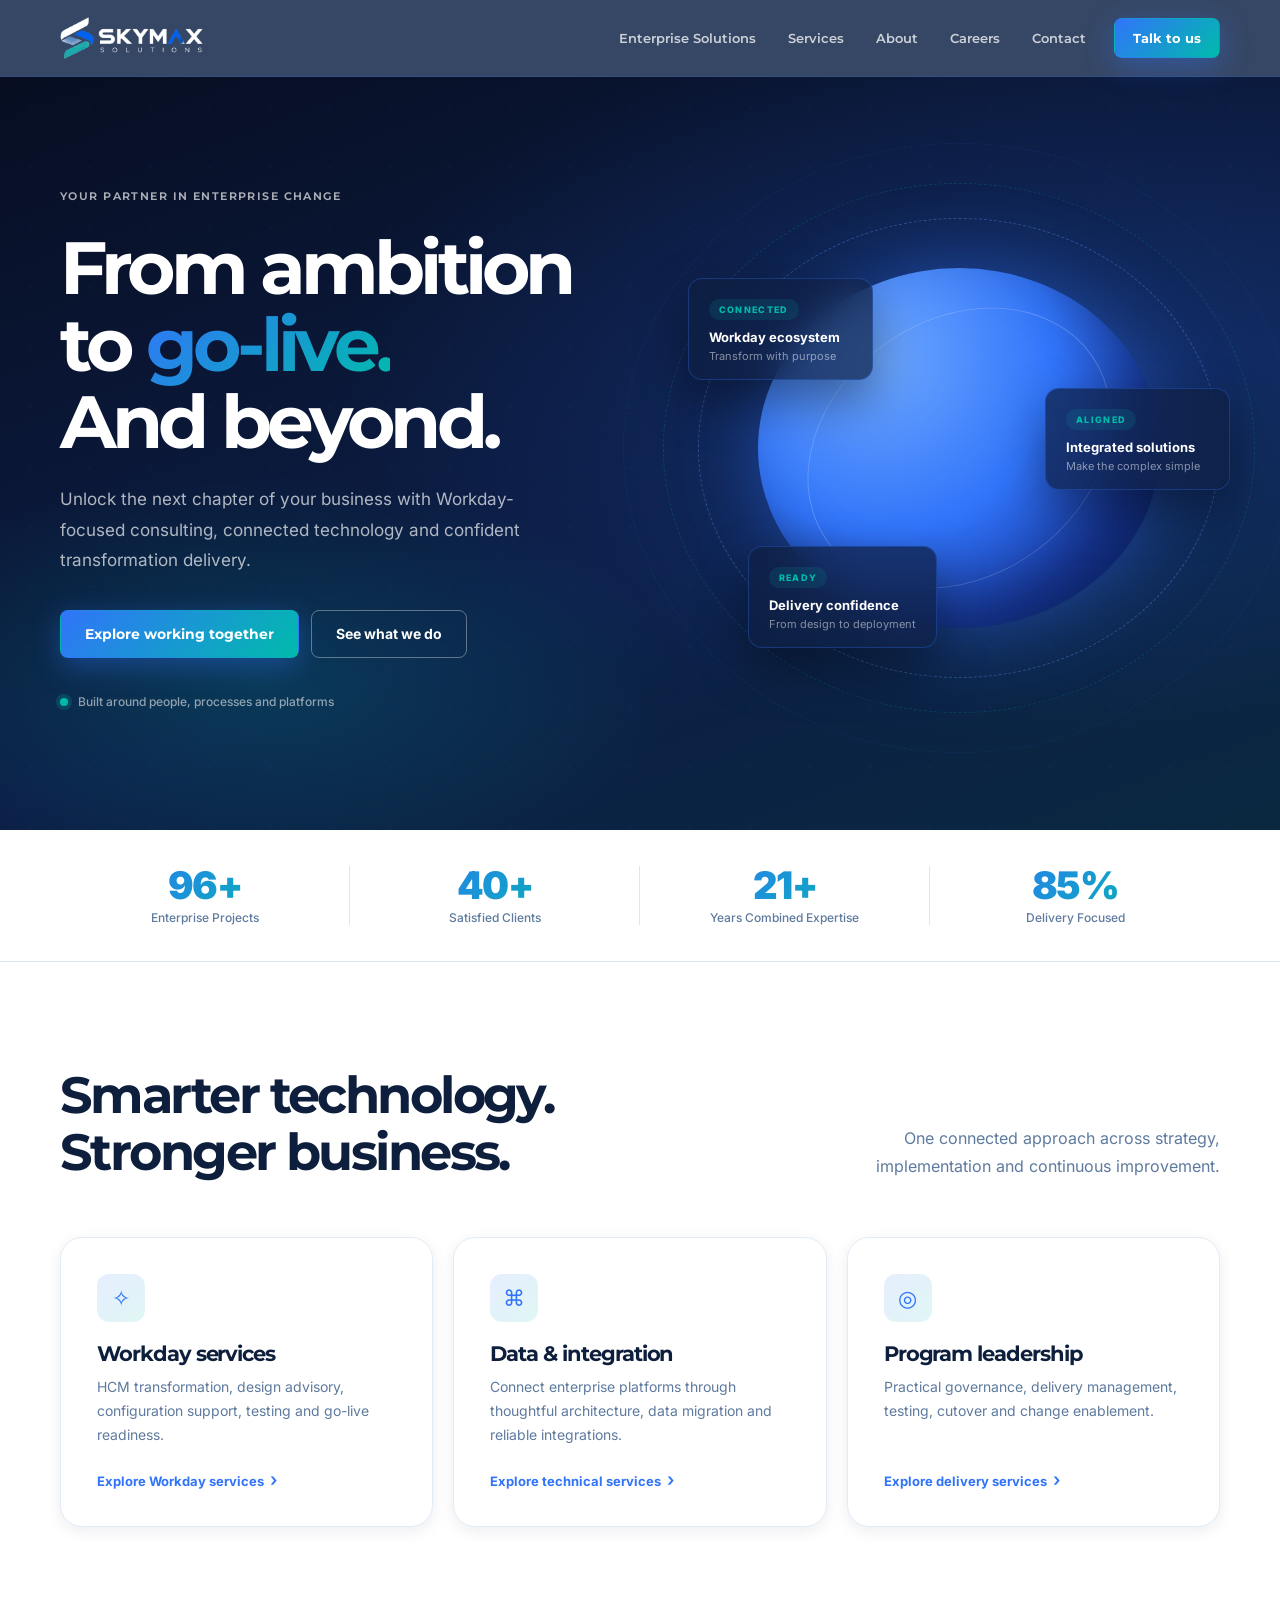
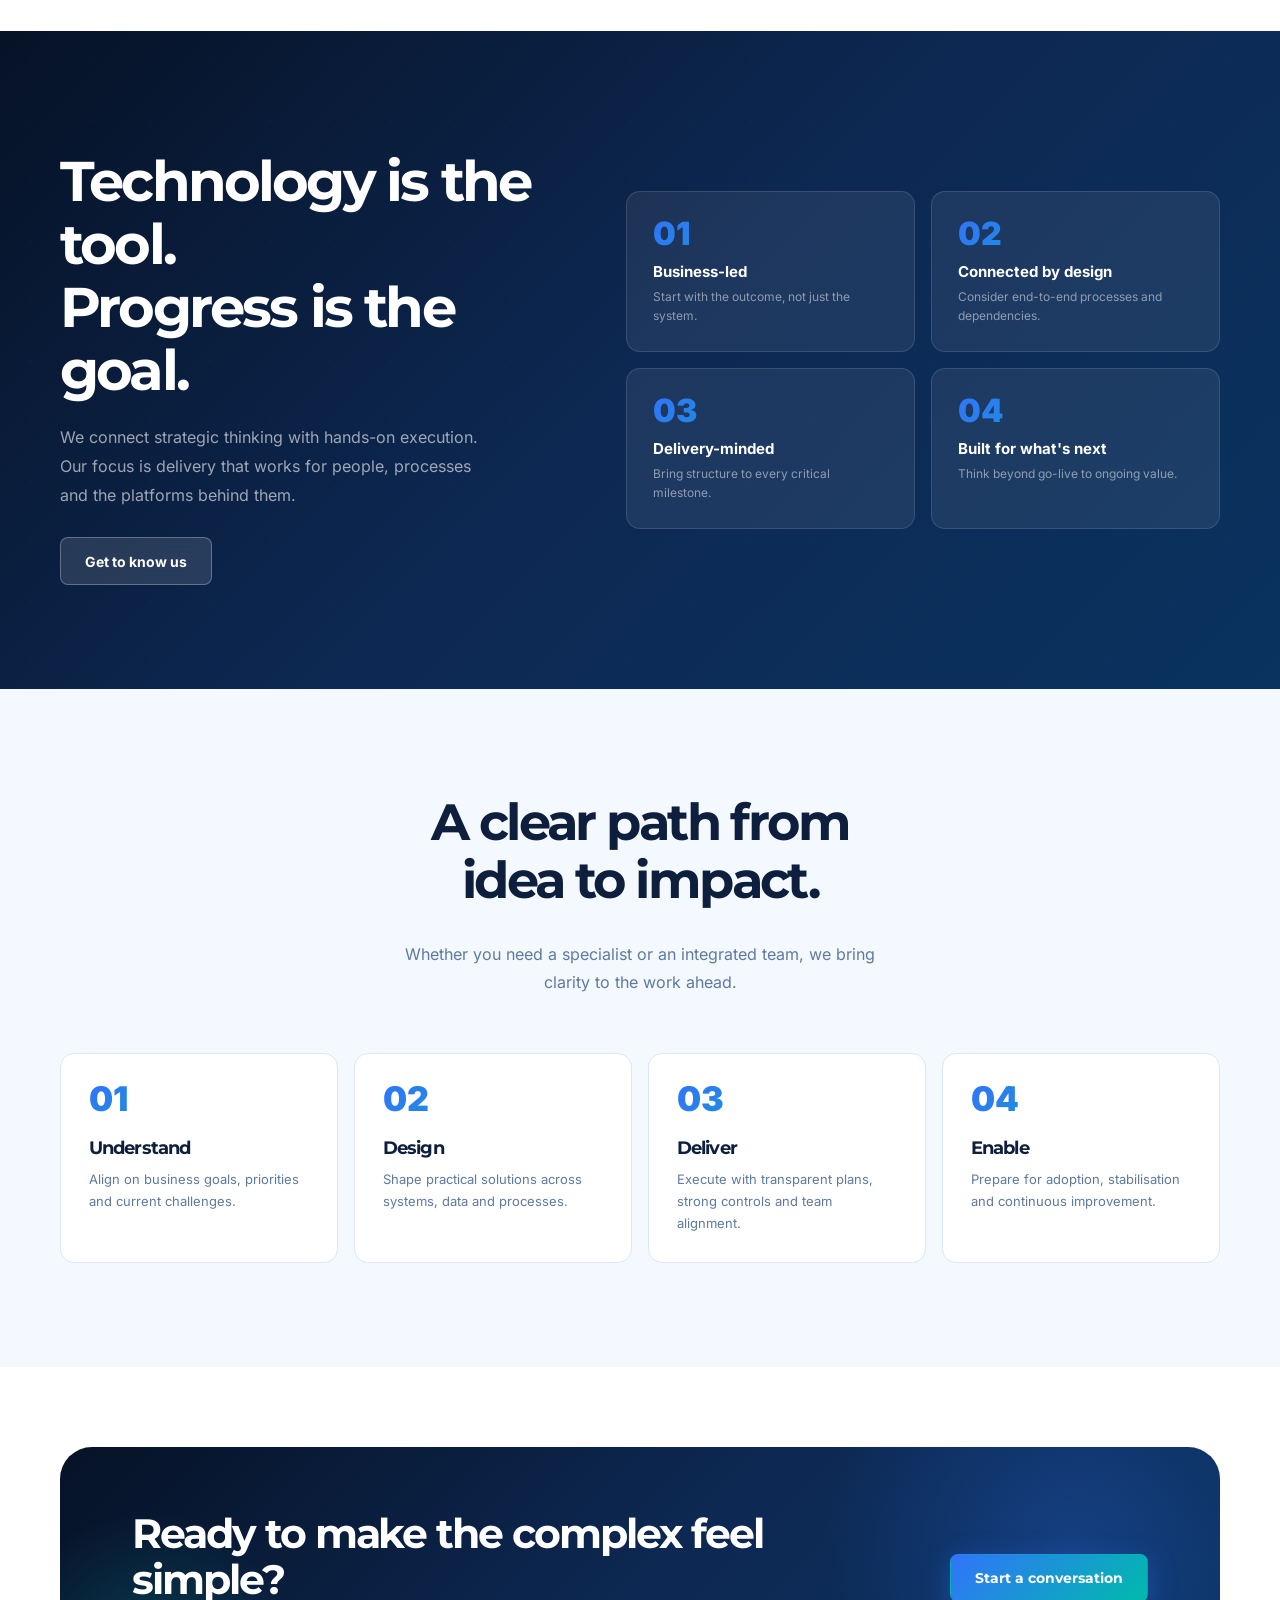
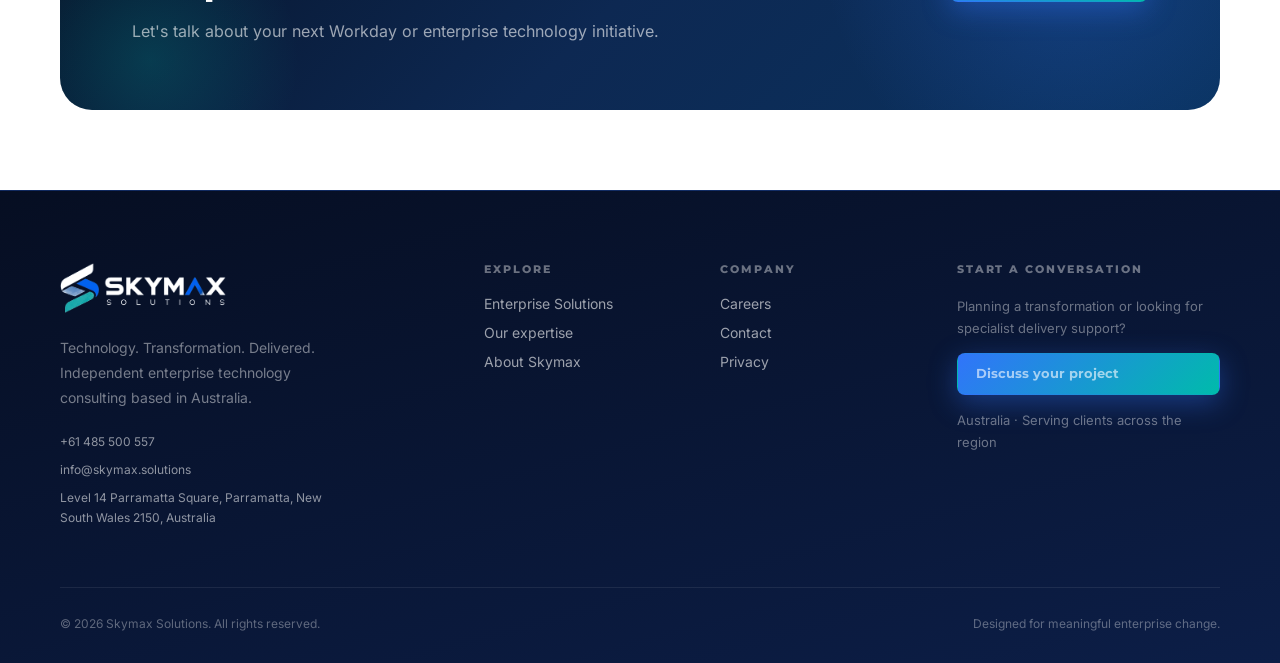
<file: index.html>
<!doctype html>
<html lang="en-AU">
<head>
<meta charset="utf-8">
<meta name="viewport" content="width=device-width, initial-scale=1">
<meta name="theme-color" content="#070e22">
<link rel="canonical" href="https://skymax.solutions/">
<meta name="description" content="Skymax Solutions helps organisations deliver Workday and enterprise technology transformation with clarity and confidence.">
<link rel="icon" href="assets/favicon.png" type="image/png">
<link rel="apple-touch-icon" href="assets/apple-touch-icon.png">
<link rel="stylesheet" href="assets/styles.css">
<title>Skymax Solutions | Workday &amp; Enterprise Technology Consulting</title>
<script type="application/ld+json">
{"@context":"https://schema.org","@graph":[{"@type":"Organization","@id":"https://skymax.solutions/#organization","name":"Skymax Solutions","url":"https://skymax.solutions/","logo":"https://skymax.solutions/assets/logo-full-dark.png"},{"@type":"WebSite","@id":"https://skymax.solutions/#website","name":"Skymax Solutions","url":"https://skymax.solutions/","publisher":{"@id":"https://skymax.solutions/#organization"}}]}
</script>
</head>
<body>
<a class="skip" href="#main-content">Skip to content</a>

<!-- HEADER -->
<header class="site-header">
  <div class="shell">
    <a href="index.html" aria-label="Skymax Solutions home">
      <img class="brand-logo" src="assets/logo-full-dark.png" width="1632" height="491" alt="Skymax Solutions">
    </a>
    <button class="menu-toggle" type="button" aria-expanded="false" aria-controls="primary-nav" aria-label="Open menu"><span></span><span></span><span></span></button>
    <nav class="nav" id="primary-nav" aria-label="Primary navigation">
      <a href="enterprise-solutions.html">Enterprise Solutions</a>
      <a href="services.html">Services</a>
      <a href="about.html">About</a>
      <a href="careers.html">Careers</a>
      <a href="contact.html">Contact</a>
      <a class="btn" href="contact.html#contact-form">Talk to us</a>
    </nav>
  </div>
</header>

<main id="main-content">

  <!-- HERO -->
  <section class="hero">
    <div class="shell hero-inner">
      <div>
        <p class="hero-context">Your partner in enterprise change</p>
        <h1>From ambition<br>to <span class="gradient-text">go-live.</span><br>And beyond.</h1>
        <p class="hero-copy">Unlock the next chapter of your business with Workday-focused consulting, connected technology and confident transformation delivery.</p>
        <div class="hero-actions">
          <a class="btn" href="contact.html">Explore working together</a>
          <a class="btn-outline" href="services.html">See what we do</a>
        </div>
        <div class="hero-badge">
          <span class="hero-badge-dot"></span>
          Built around people, processes and platforms
        </div>
      </div>
      <div class="hero-visual" role="img" aria-label="Connected digital ecosystem">
        <div class="hero-ring"></div>
        <div class="hero-ring"></div>
        <div class="hero-ring"></div>
        <div class="hero-orb"></div>
        <div class="float-card">
          <span class="fc-tag">CONNECTED</span>
          <strong>Workday ecosystem</strong>
          <span>Transform with purpose</span>
        </div>
        <div class="float-card">
          <span class="fc-tag">ALIGNED</span>
          <strong>Integrated solutions</strong>
          <span>Make the complex simple</span>
        </div>
        <div class="float-card">
          <span class="fc-tag">READY</span>
          <strong>Delivery confidence</strong>
          <span>From design to deployment</span>
        </div>
      </div>
    </div>
  </section>

  <!-- STATS -->
  <div class="stats-stripe">
    <div class="shell">
      <div class="stat-item reveal">
        <div class="stat-num" data-count="112" data-suffix="+">112+</div>
        <div class="stat-label">Enterprise Projects</div>
      </div>
      <div class="stat-item reveal reveal-d1">
        <div class="stat-num" data-count="47" data-suffix="+">47+</div>
        <div class="stat-label">Satisfied Clients</div>
      </div>
      <div class="stat-item reveal reveal-d2">
        <div class="stat-num" data-count="25" data-suffix="+">25+</div>
        <div class="stat-label">Years Combined Expertise</div>
      </div>
      <div class="stat-item reveal reveal-d3">
        <div class="stat-num" data-count="100" data-suffix="%">100%</div>
        <div class="stat-label">Delivery Focused</div>
      </div>
    </div>
  </div>

  <!-- WHAT WE BRING -->
  <section class="section">
    <div class="shell">
      <div class="section-head reveal">
        <div>

          <h2>Smarter technology.<br>Stronger business.</h2>
        </div>
        <p>One connected approach across strategy, implementation and continuous improvement.</p>
      </div>
      <div class="card-grid">
        <article class="service-card reveal reveal-d1">
          <div class="card-icon">✧</div>
          <h3>Workday services</h3>
          <p>HCM transformation, design advisory, configuration support, testing and go-live readiness.</p>
          <a class="text-link" href="enterprise-solutions.html">Explore Workday services</a>
        </article>
        <article class="service-card reveal reveal-d2">
          <div class="card-icon">⌘</div>
          <h3>Data &amp; integration</h3>
          <p>Connect enterprise platforms through thoughtful architecture, data migration and reliable integrations.</p>
          <a class="text-link" href="services.html">Explore technical services</a>
        </article>
        <article class="service-card reveal reveal-d3">
          <div class="card-icon">◎</div>
          <h3>Program leadership</h3>
          <p>Practical governance, delivery management, testing, cutover and change enablement.</p>
          <a class="text-link" href="services.html">Explore delivery services</a>
        </article>
      </div>
    </div>
  </section>

  <!-- WHY SKYMAX — DARK -->
  <section class="section section--dark">
    <div class="shell">
      <div class="insight-split">
        <div class="reveal">

          <h2 style="font-size:clamp(36px,4.4vw,58px);color:#fff;margin:14px 0 22px">Technology is the tool.<br>Progress is the goal.</h2>
          <p style="color:rgba(255,255,255,.6);max-width:420px;line-height:1.8">We connect strategic thinking with hands-on execution. Our focus is delivery that works for people, processes and the platforms behind them.</p>
          <a href="about.html" class="btn-light" style="margin-top:28px;display:inline-flex">Get to know us</a>
        </div>
        <div class="proof-grid reveal reveal-d2">
          <article class="proof-card">
            <div class="proof-num">01</div>
            <strong>Business-led</strong>
            <small>Start with the outcome, not just the system.</small>
          </article>
          <article class="proof-card">
            <div class="proof-num">02</div>
            <strong>Connected by design</strong>
            <small>Consider end-to-end processes and dependencies.</small>
          </article>
          <article class="proof-card">
            <div class="proof-num">03</div>
            <strong>Delivery-minded</strong>
            <small>Bring structure to every critical milestone.</small>
          </article>
          <article class="proof-card">
            <div class="proof-num">04</div>
            <strong>Built for what's next</strong>
            <small>Think beyond go-live to ongoing value.</small>
          </article>
        </div>
      </div>
    </div>
  </section>

  <!-- HOW WE WORK -->
  <section class="section section--soft">
    <div class="shell">
      <div class="section-head section-head--center reveal">
        <div>

          <h2>A clear path from<br>idea to impact.</h2>
        </div>
        <p>Whether you need a specialist or an integrated team, we bring clarity to the work ahead.</p>
      </div>
      <div class="steps-grid">
        <article class="step-card reveal reveal-d1">
          <div class="step-num">01</div>
          <h3>Understand</h3>
          <p>Align on business goals, priorities and current challenges.</p>
        </article>
        <article class="step-card reveal reveal-d2">
          <div class="step-num">02</div>
          <h3>Design</h3>
          <p>Shape practical solutions across systems, data and processes.</p>
        </article>
        <article class="step-card reveal reveal-d3">
          <div class="step-num">03</div>
          <h3>Deliver</h3>
          <p>Execute with transparent plans, strong controls and team alignment.</p>
        </article>
        <article class="step-card reveal reveal-d4">
          <div class="step-num">04</div>
          <h3>Enable</h3>
          <p>Prepare for adoption, stabilisation and continuous improvement.</p>
        </article>
      </div>
    </div>
  </section>

  <!-- CTA -->
  <section class="section--tight">
    <div class="shell">
      <div class="big-cta reveal">
        <div>

          <h2>Ready to make the complex feel simple?</h2>
          <p>Let's talk about your next Workday or enterprise technology initiative.</p>
        </div>
        <a href="contact.html" class="btn" style="white-space:nowrap">Start a conversation</a>
      </div>
    </div>
  </section>

</main>

<!-- FOOTER -->
<footer class="site-footer">
  <div class="shell">
    <div class="footer-grid">
      <div>
        <a href="index.html" aria-label="Skymax Solutions home">
          <img class="brand-logo" src="assets/logo-full-dark.png" width="1632" height="491" alt="Skymax Solutions">
        </a>
        <p class="footer-desc">Technology. Transformation. Delivered.<br>Independent enterprise technology consulting based in Australia.</p>
        <div class="footer-contact">
          <a href="tel:+61485500557">+61 485 500 557</a>
          <a href="mailto:info@skymax.solutions">info@skymax.solutions</a>
          <address>Level 14 Parramatta Square, Parramatta, New South Wales 2150, Australia</address>
        </div>
      </div>
      <div class="footer-col">
        <h4>Explore</h4>
        <a href="enterprise-solutions.html">Enterprise Solutions</a>
        <a href="services.html">Our expertise</a>
        <a href="about.html">About Skymax</a>
      </div>
      <div class="footer-col">
        <h4>Company</h4>
        <a href="careers.html">Careers</a>
        <a href="contact.html">Contact</a>
        <a href="privacy.html">Privacy</a>
      </div>
      <div class="footer-col">
        <h4>Start a conversation</h4>
        <p>Planning a transformation or looking for specialist delivery support?</p>
        <a href="contact.html" class="btn">Discuss your project</a>
        <p style="margin-top:14px">Australia · Serving clients across the region</p>
      </div>
    </div>
    <div class="footer-bottom">
      <span>© <span id="year">2026</span> Skymax Solutions. All rights reserved.</span>
      <span>Designed for meaningful enterprise change.</span>
    </div>
  </div>
</footer>

<script src="assets/site.js" defer></script>
</body>
</html>
</file>
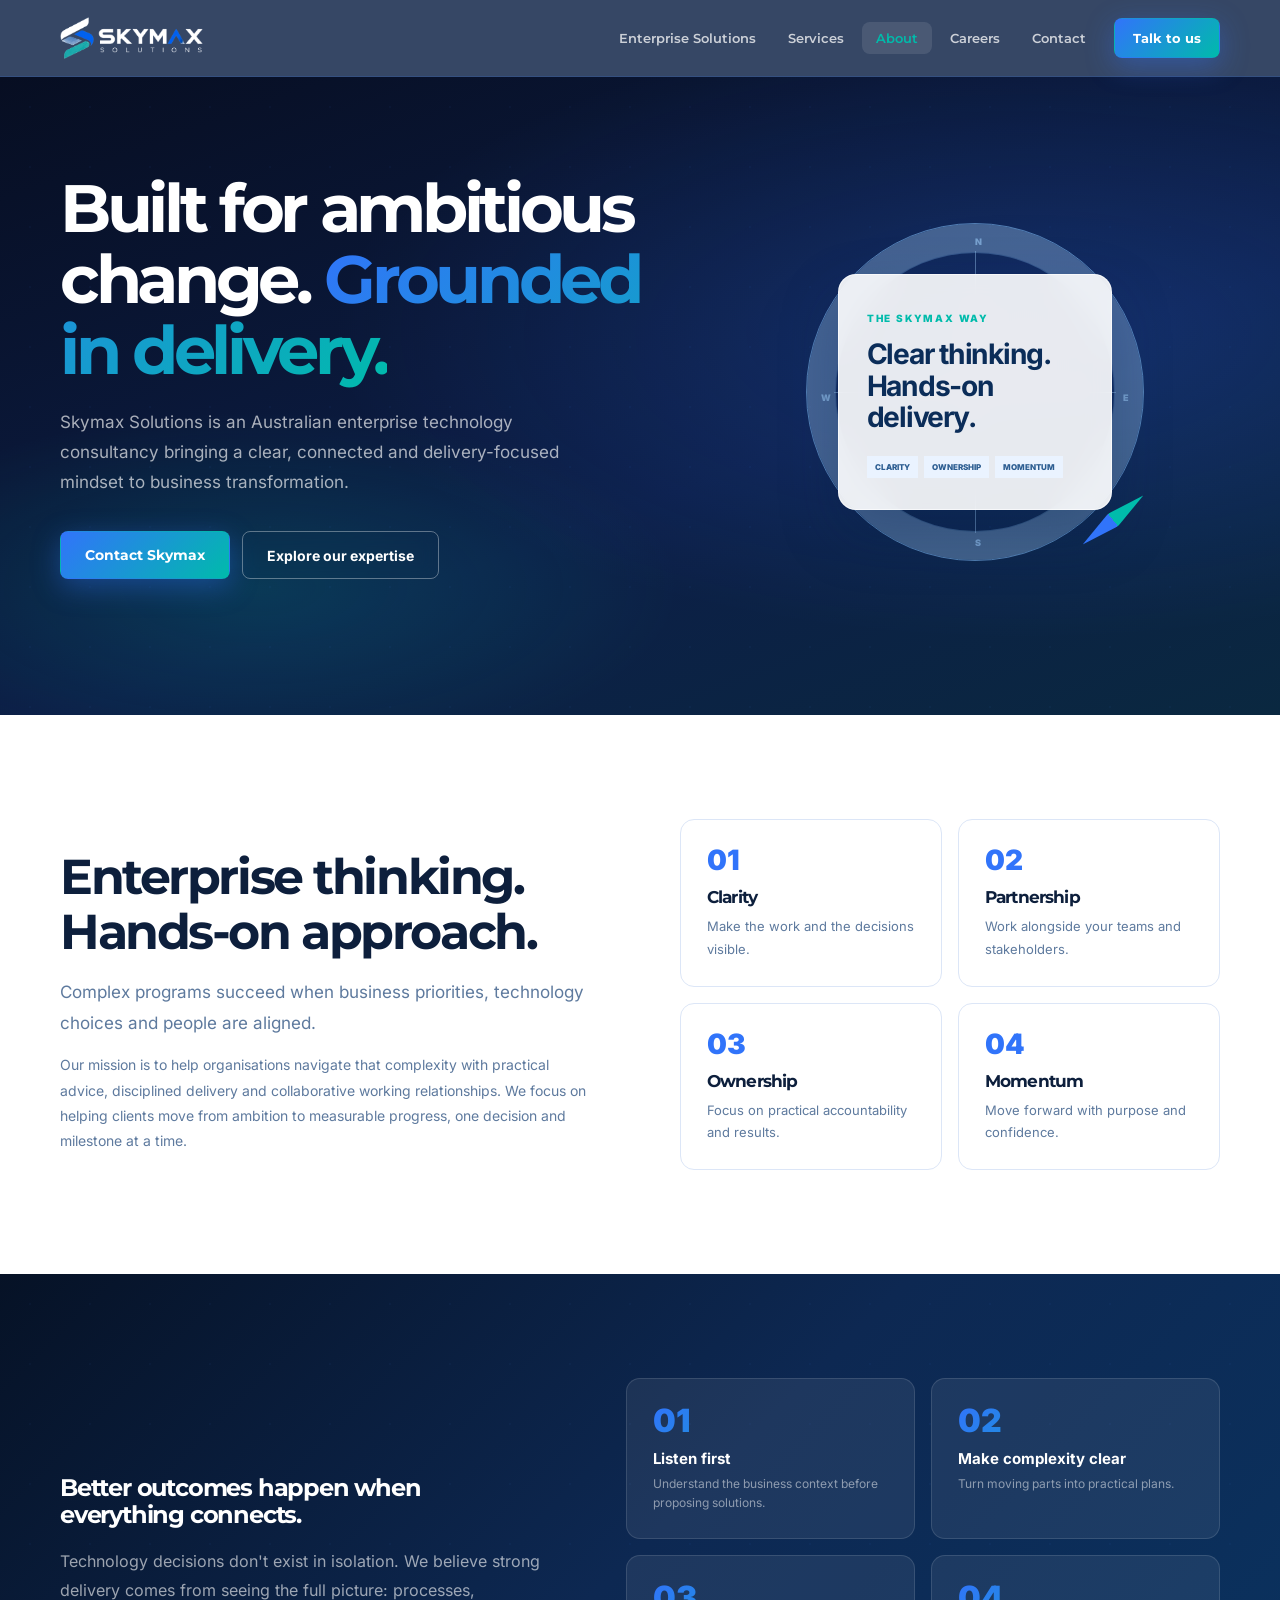
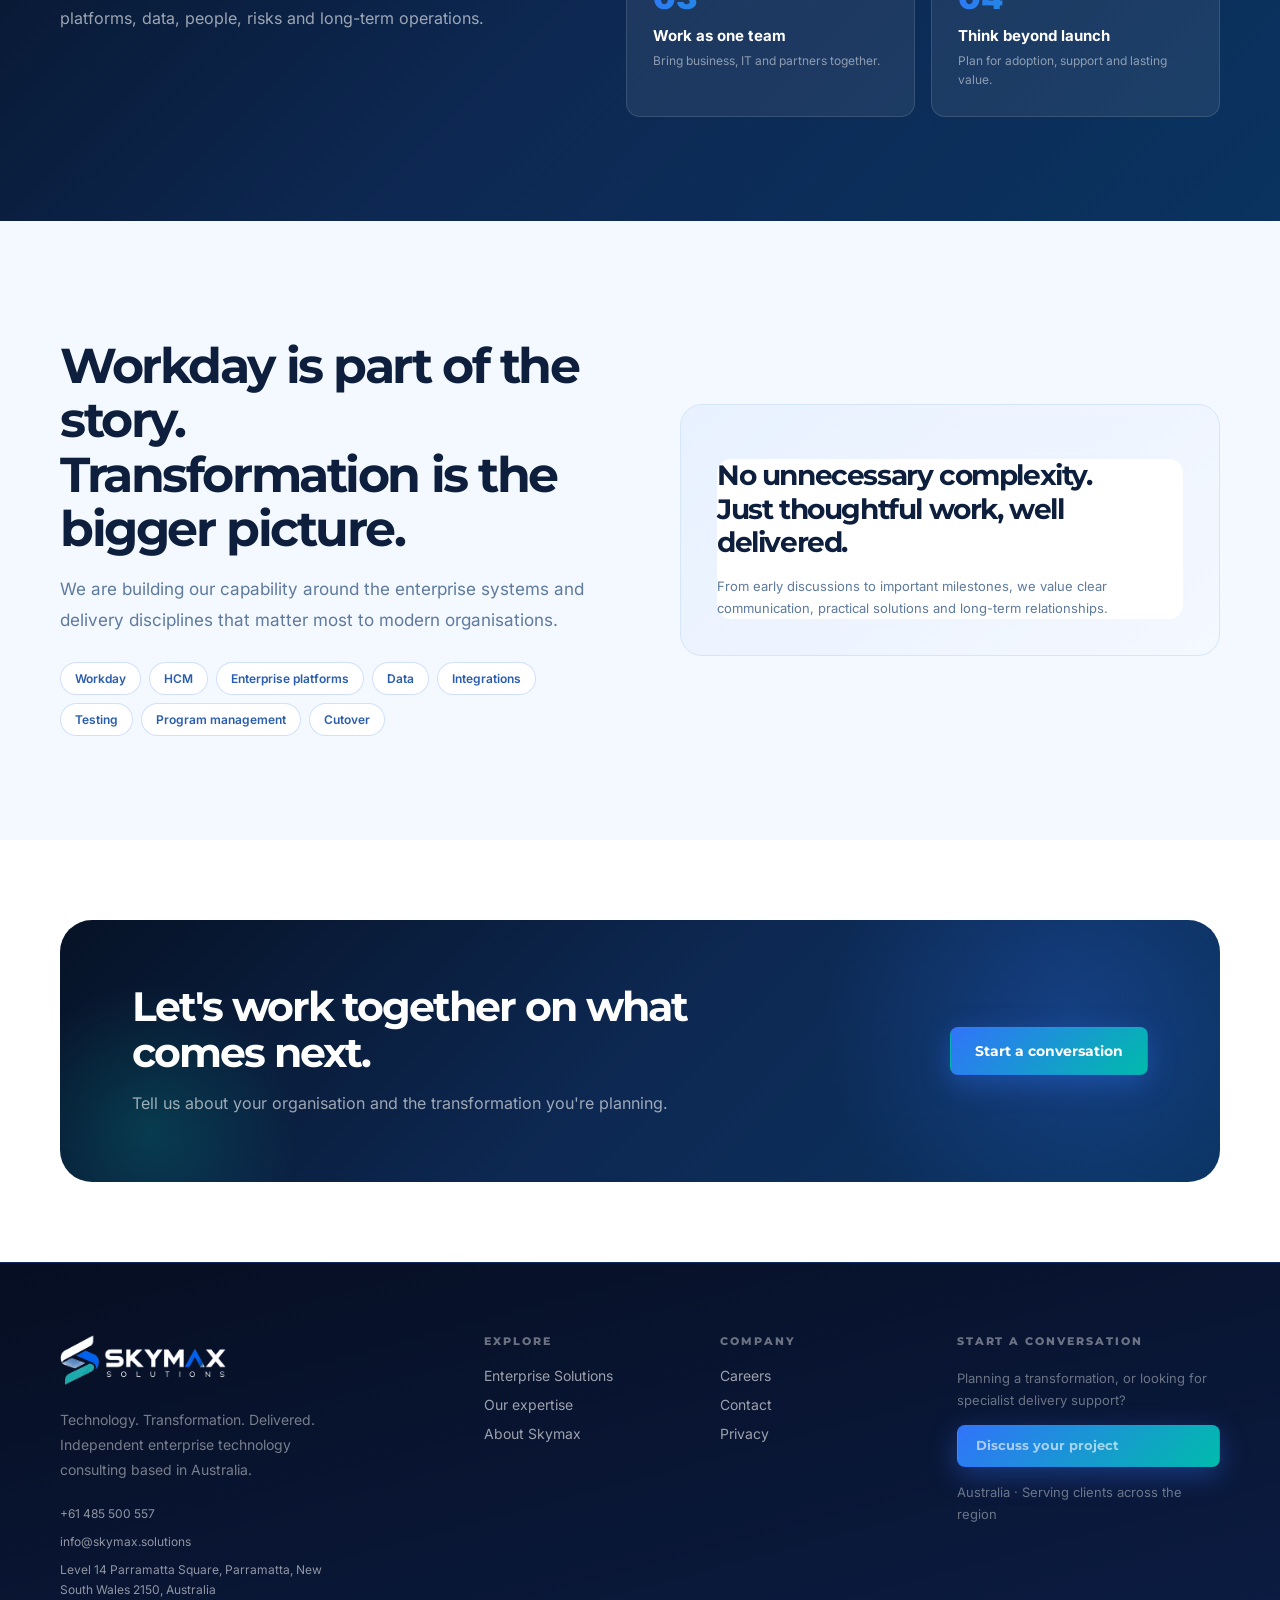
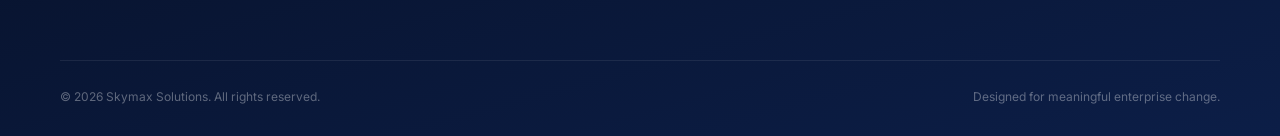
<file: about.html>
<!doctype html>
<html lang="en-AU">
<head>
<meta charset="utf-8">
<meta name="viewport" content="width=device-width, initial-scale=1">
<meta name="theme-color" content="#070e22">
<link rel="canonical" href="https://skymax.solutions/about">
<meta name="description" content="Discover Skymax Solutions, an Australian enterprise technology consultancy with a practical transformation and delivery approach.">
<link rel="icon" href="assets/favicon.png" type="image/png">
<link rel="apple-touch-icon" href="assets/apple-touch-icon.png">
<link rel="stylesheet" href="assets/styles.css">
<link rel="stylesheet" href="assets/page-heroes.css">
<title>About us | Skymax Solutions</title>
</head>
<body class="theme-one page-about">
<a class="skip" href="#main-content">Skip to content</a>

<header class="site-header">
  <div class="shell">
    <a href="index.html" aria-label="Skymax Solutions home">
      <img class="brand-logo" src="assets/logo-full-dark.png" width="1632" height="491" alt="Skymax Solutions">
    </a>
    <button class="menu-toggle" type="button" aria-expanded="false" aria-controls="primary-nav" aria-label="Open menu"><span></span><span></span><span></span></button>
    <nav class="nav" id="primary-nav" aria-label="Primary navigation">
      <a href="enterprise-solutions.html">Enterprise Solutions</a>
      <a href="services.html">Services</a>
      <a href="about.html" aria-current="page">About</a>
      <a href="careers.html">Careers</a>
      <a href="contact.html">Contact</a>
      <a class="btn" href="contact.html#contact-form">Talk to us</a>
    </nav>
  </div>
</header>

<main id="main-content">

  <section class="page-hero">
    <div class="shell">
      <div>

        <h1>Built for ambitious<br>change. <span class="gradient-text">Grounded in delivery.</span></h1>
        <p>Skymax Solutions is an Australian enterprise technology consultancy bringing a clear, connected and delivery-focused mindset to business transformation.</p>
        <div class="hero-actions">
          <a class="btn" href="contact.html">Contact Skymax</a>
          <a class="btn-outline" href="services.html">Explore our expertise</a>
        </div>
      </div>
      <div class="page-art art-about" aria-hidden="true"><div class="compass"><span>N</span><span>E</span><span>S</span><span>W</span></div><div class="principles"><small>THE SKYMAX WAY</small><strong>Clear thinking.<br>Hands-on delivery.</strong><div><span>Clarity</span><span>Ownership</span><span>Momentum</span></div></div><i class="needle"></i></div>
    </div>
  </section>

  <!-- WHO WE ARE -->
  <section class="section">
    <div class="shell split">
      <div class="reveal">

        <h2 style="margin-top:14px">Enterprise thinking.<br>Hands-on approach.</h2>
        <p class="lead" style="margin-top:18px">Complex programs succeed when business priorities, technology choices and people are aligned.</p>
        <p class="muted" style="margin-top:14px;font-size:14px;line-height:1.8">Our mission is to help organisations navigate that complexity with practical advice, disciplined delivery and collaborative working relationships. We focus on helping clients move from ambition to measurable progress, one decision and milestone at a time.</p>
      </div>
      <div class="feature-grid reveal reveal-d2">
        <article class="feature-card">
          <div class="feature-num">01</div>
          <h3>Clarity</h3>
          <p>Make the work and the decisions visible.</p>
        </article>
        <article class="feature-card">
          <div class="feature-num">02</div>
          <h3>Partnership</h3>
          <p>Work alongside your teams and stakeholders.</p>
        </article>
        <article class="feature-card">
          <div class="feature-num">03</div>
          <h3>Ownership</h3>
          <p>Focus on practical accountability and results.</p>
        </article>
        <article class="feature-card">
          <div class="feature-num">04</div>
          <h3>Momentum</h3>
          <p>Move forward with purpose and confidence.</p>
        </article>
      </div>
    </div>
  </section>

  <!-- POINT OF VIEW — DARK -->
  <section class="section section--dark">
    <div class="shell">
      <div class="insight-split">
        <div class="reveal">

          <h2 style="color:#fff;margin-top:14px">Better outcomes happen when everything connects.</h2>
          <p style="color:rgba(255,255,255,.6);line-height:1.8;margin-top:18px">Technology decisions don't exist in isolation. We believe strong delivery comes from seeing the full picture: processes, platforms, data, people, risks and long-term operations.</p>
        </div>
        <div class="proof-grid reveal reveal-d2">
          <article class="proof-card">
            <div class="proof-num">01</div>
            <strong>Listen first</strong>
            <small>Understand the business context before proposing solutions.</small>
          </article>
          <article class="proof-card">
            <div class="proof-num">02</div>
            <strong>Make complexity clear</strong>
            <small>Turn moving parts into practical plans.</small>
          </article>
          <article class="proof-card">
            <div class="proof-num">03</div>
            <strong>Work as one team</strong>
            <small>Bring business, IT and partners together.</small>
          </article>
          <article class="proof-card">
            <div class="proof-num">04</div>
            <strong>Think beyond launch</strong>
            <small>Plan for adoption, support and lasting value.</small>
          </article>
        </div>
      </div>
    </div>
  </section>

  <!-- OUR FOCUS -->
  <section class="section section--soft">
    <div class="shell split">
      <div class="reveal">

        <h2 style="margin-top:14px">Workday is part of the story.<br>Transformation is the bigger picture.</h2>
        <p class="lead" style="margin-top:18px">We are building our capability around the enterprise systems and delivery disciplines that matter most to modern organisations.</p>
        <div class="tags" style="margin-top:26px">
          <span class="tag-pill">Workday</span>
          <span class="tag-pill">HCM</span>
          <span class="tag-pill">Enterprise platforms</span>
          <span class="tag-pill">Data</span>
          <span class="tag-pill">Integrations</span>
          <span class="tag-pill">Testing</span>
          <span class="tag-pill">Program management</span>
          <span class="tag-pill">Cutover</span>
        </div>
      </div>
      <div class="panel reveal reveal-d2">
        <div class="feature-card" style="border:none;padding:0">

          <h3 style="font-size:28px;line-height:1.18;margin:18px 0 16px">No unnecessary complexity.<br>Just thoughtful work, well delivered.</h3>
          <p>From early discussions to important milestones, we value clear communication, practical solutions and long-term relationships.</p>
        </div>
      </div>
    </div>
  </section>

  <!-- CTA -->
  <section class="section--tight">
    <div class="shell">
      <div class="big-cta reveal">
        <div>

          <h2>Let's work together on what comes next.</h2>
          <p>Tell us about your organisation and the transformation you're planning.</p>
        </div>
        <a href="contact.html" class="btn" style="white-space:nowrap">Start a conversation</a>
      </div>
    </div>
  </section>

</main>

<footer class="site-footer">
  <div class="shell">
    <div class="footer-grid">
      <div>
        <a href="index.html" aria-label="Skymax Solutions home">
          <img class="brand-logo" src="assets/logo-full-dark.png" width="1632" height="491" alt="Skymax Solutions">
        </a>
        <p class="footer-desc">Technology. Transformation. Delivered.<br>Independent enterprise technology consulting based in Australia.</p>
        <div class="footer-contact">
          <a href="tel:+61485500557">+61 485 500 557</a>
          <a href="mailto:info@skymax.solutions">info@skymax.solutions</a>
          <address>Level 14 Parramatta Square, Parramatta, New South Wales 2150, Australia</address>
        </div>
      </div>
      <div class="footer-col">
        <h4>Explore</h4>
        <a href="enterprise-solutions.html">Enterprise Solutions</a>
        <a href="services.html">Our expertise</a>
        <a href="about.html">About Skymax</a>
      </div>
      <div class="footer-col">
        <h4>Company</h4>
        <a href="careers.html">Careers</a>
        <a href="contact.html">Contact</a>
        <a href="privacy.html">Privacy</a>
      </div>
      <div class="footer-col">
        <h4>Start a conversation</h4>
        <p>Planning a transformation, or looking for specialist delivery support?</p>
        <a href="contact.html" class="btn">Discuss your project</a>
        <p style="margin-top:14px">Australia · Serving clients across the region</p>
      </div>
    </div>
    <div class="footer-bottom">
      <span>© <span id="year">2026</span> Skymax Solutions. All rights reserved.</span>
      <span>Designed for meaningful enterprise change.</span>
    </div>
  </div>
</footer>

<script src="assets/site.js" defer></script>
</body>
</html>
</file>
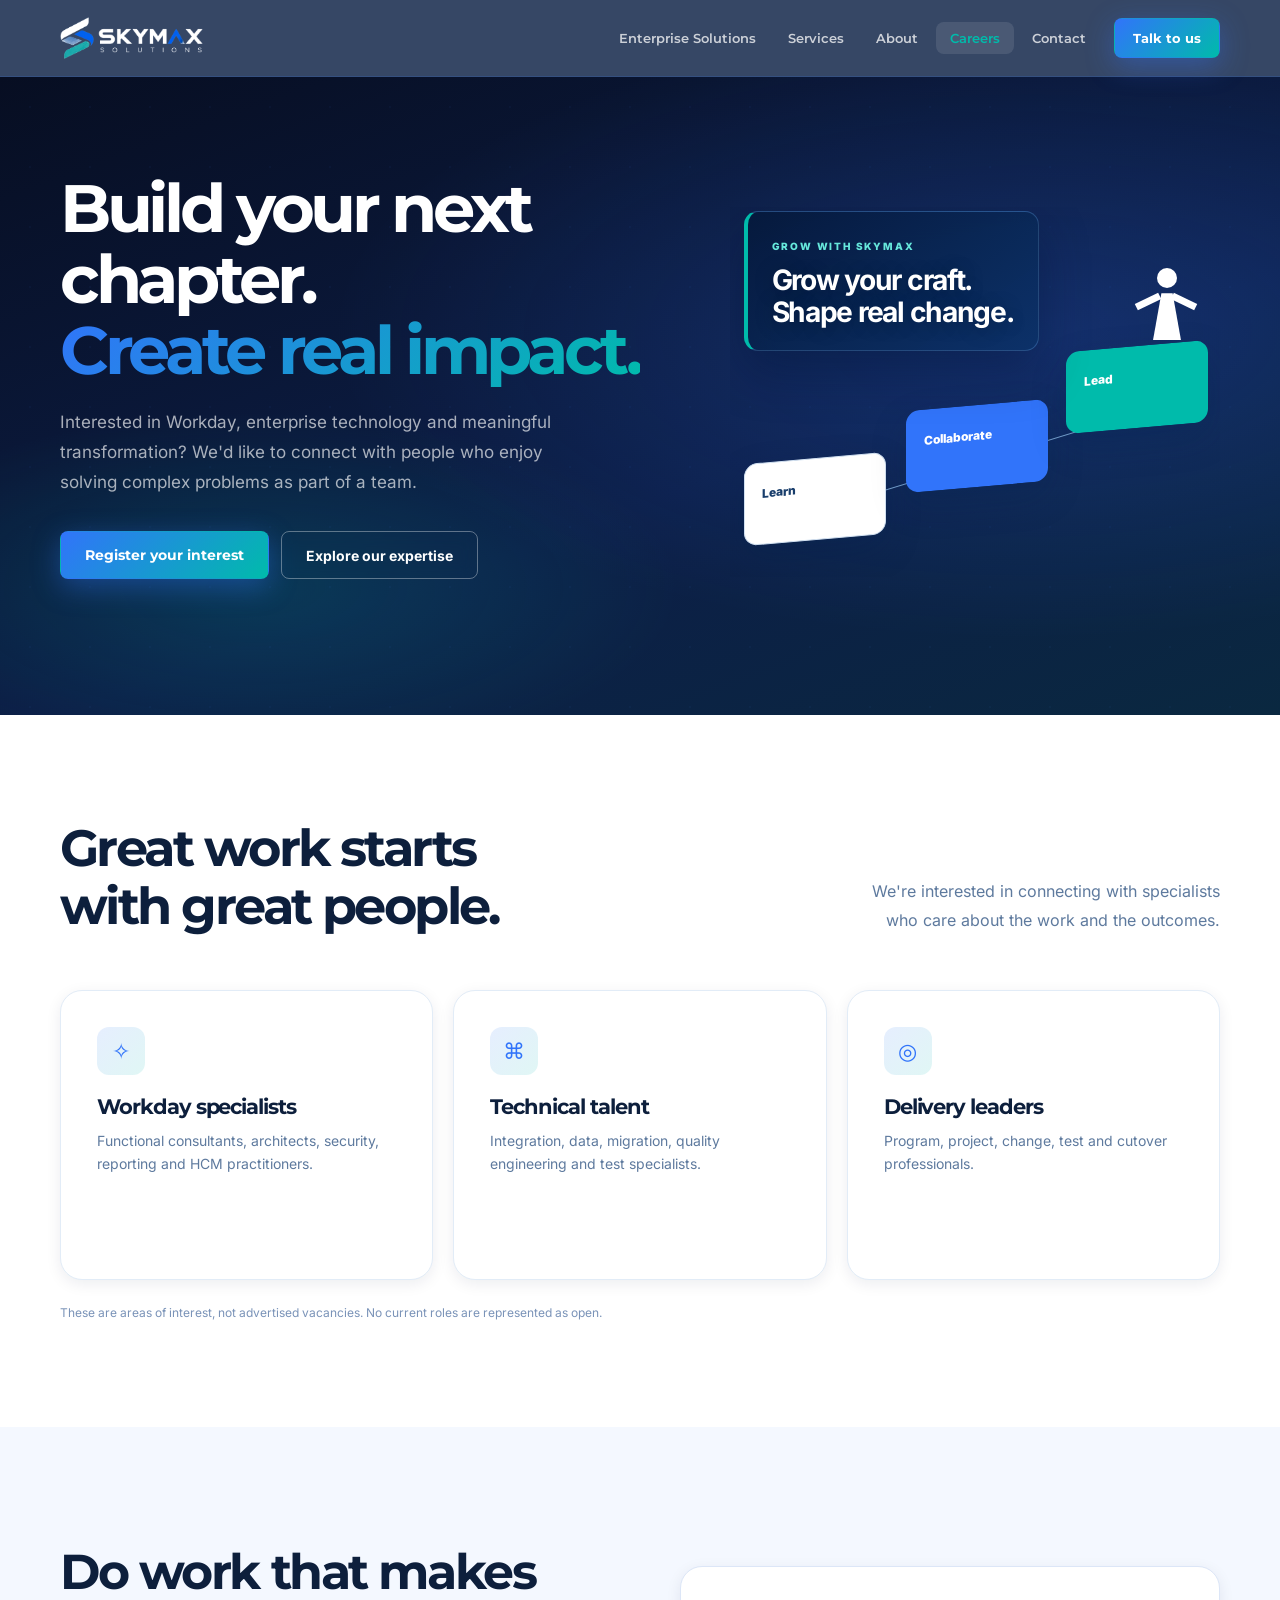
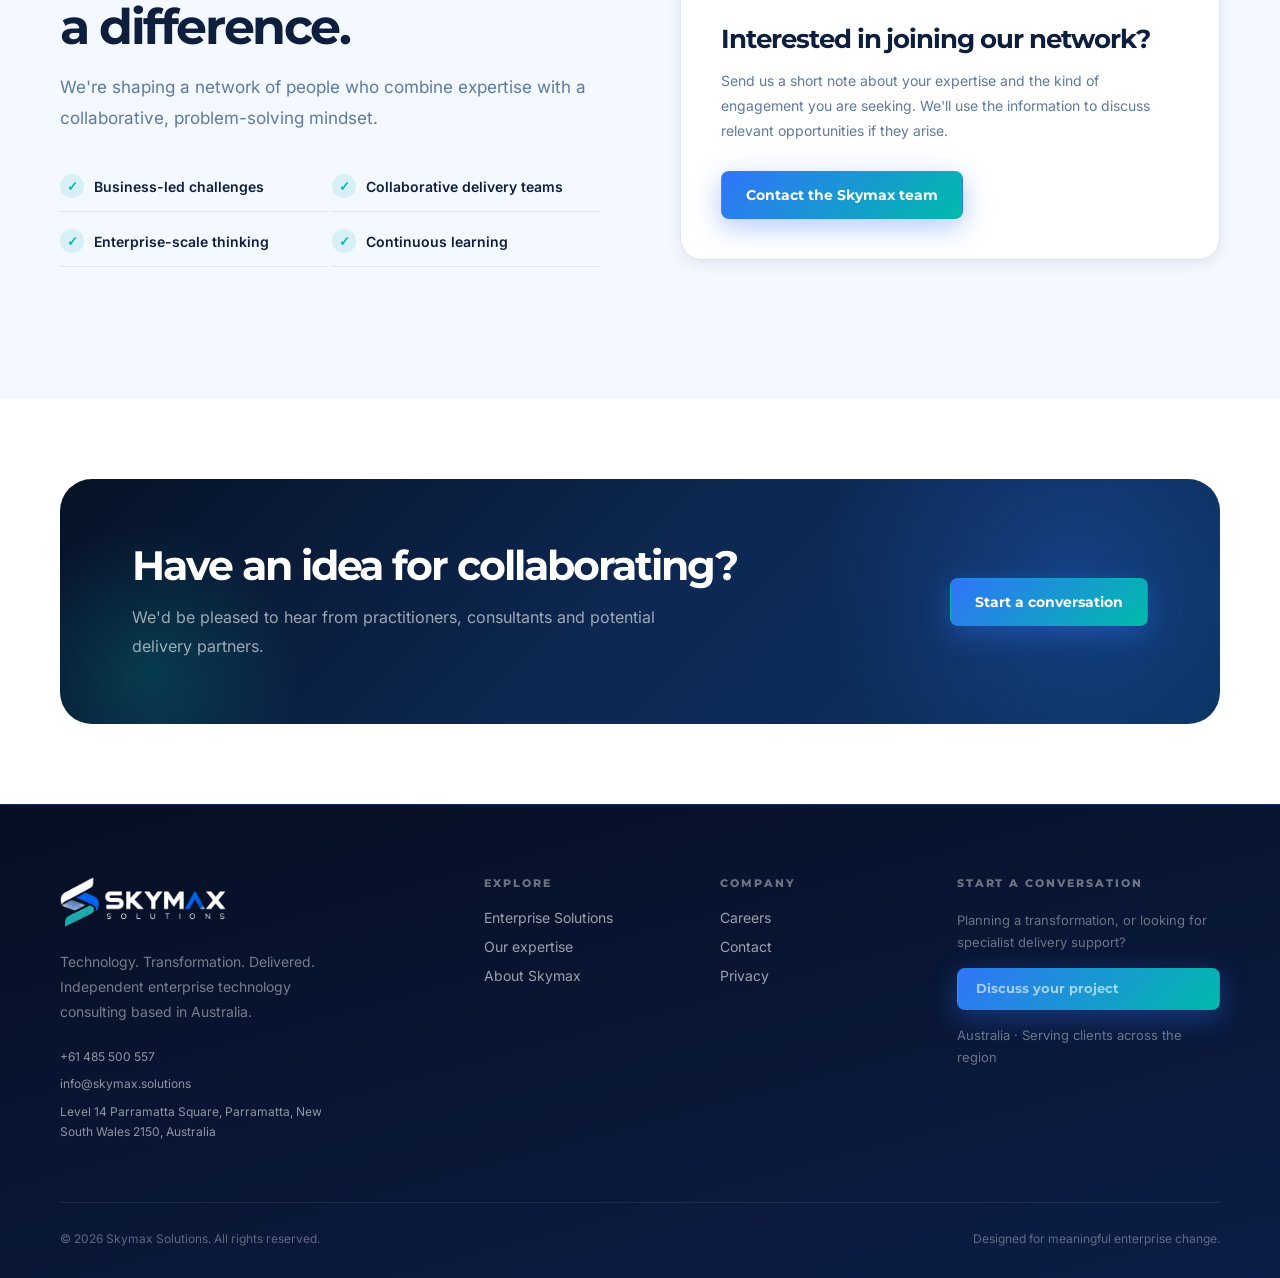
<file: careers.html>
<!doctype html>
<html lang="en-AU">
<head>
<meta charset="utf-8">
<meta name="viewport" content="width=device-width, initial-scale=1">
<meta name="theme-color" content="#070e22">
<link rel="canonical" href="https://skymax.solutions/careers">
<meta name="description" content="Connect with Skymax Solutions about future Workday, integration, data and enterprise delivery opportunities.">
<link rel="icon" href="assets/favicon.png" type="image/png">
<link rel="apple-touch-icon" href="assets/apple-touch-icon.png">
<link rel="stylesheet" href="assets/styles.css">
<link rel="stylesheet" href="assets/page-heroes.css">
<title>Careers and talent | Skymax Solutions</title>
</head>
<body class="theme-one page-careers">
<a class="skip" href="#main-content">Skip to content</a>

<header class="site-header">
  <div class="shell">
    <a href="index.html" aria-label="Skymax Solutions home">
      <img class="brand-logo" src="assets/logo-full-dark.png" width="1632" height="491" alt="Skymax Solutions">
    </a>
    <button class="menu-toggle" type="button" aria-expanded="false" aria-controls="primary-nav" aria-label="Open menu"><span></span><span></span><span></span></button>
    <nav class="nav" id="primary-nav" aria-label="Primary navigation">
      <a href="enterprise-solutions.html">Enterprise Solutions</a>
      <a href="services.html">Services</a>
      <a href="about.html">About</a>
      <a href="careers.html" aria-current="page">Careers</a>
      <a href="contact.html">Contact</a>
      <a class="btn" href="contact.html#contact-form">Talk to us</a>
    </nav>
  </div>
</header>

<main id="main-content">

  <section class="page-hero">
    <div class="shell">
      <div>

        <h1>Build your next chapter.<br><span class="gradient-text">Create real impact.</span></h1>
        <p>Interested in Workday, enterprise technology and meaningful transformation? We'd like to connect with people who enjoy solving complex problems as part of a team.</p>
        <div class="hero-actions">
          <a class="btn" href="contact.html">Register your interest</a>
          <a class="btn-outline" href="services.html">Explore our expertise</a>
        </div>
      </div>
      <div class="page-art art-careers" aria-hidden="true"><div class="career-copy"><small>GROW WITH SKYMAX</small><strong>Grow your craft.<br>Shape real change.</strong></div><div class="career-step career-one"><i>01</i><span>Learn</span></div><div class="career-step career-two"><i>02</i><span>Collaborate</span></div><div class="career-step career-three"><i>03</i><span>Lead</span></div><div class="career-person"><span></span></div></div>
    </div>
  </section>

  <!-- TALENT COMMUNITY -->
  <section class="section">
    <div class="shell">
      <div class="section-head reveal">
        <div>

          <h2>Great work starts<br>with great people.</h2>
        </div>
        <p>We're interested in connecting with specialists who care about the work and the outcomes.</p>
      </div>
      <div class="card-grid">
        <article class="service-card reveal reveal-d1">
          <div class="card-icon">✧</div>
          <h3>Workday specialists</h3>
          <p>Functional consultants, architects, security, reporting and HCM practitioners.</p>
        </article>
        <article class="service-card reveal reveal-d2">
          <div class="card-icon">⌘</div>
          <h3>Technical talent</h3>
          <p>Integration, data, migration, quality engineering and test specialists.</p>
        </article>
        <article class="service-card reveal reveal-d3">
          <div class="card-icon">◎</div>
          <h3>Delivery leaders</h3>
          <p>Program, project, change, test and cutover professionals.</p>
        </article>
      </div>
      <p class="legal" style="margin-top:22px">These are areas of interest, not advertised vacancies. No current roles are represented as open.</p>
    </div>
  </section>

  <!-- WHY CONNECT -->
  <section class="section section--soft">
    <div class="shell split">
      <div class="reveal">

        <h2 style="margin-top:14px">Do work that makes<br>a difference.</h2>
        <p class="lead" style="margin-top:18px">We're shaping a network of people who combine expertise with a collaborative, problem-solving mindset.</p>
        <div class="check-list" style="margin-top:28px">
          <div class="check-item">Business-led challenges</div>
          <div class="check-item">Collaborative delivery teams</div>
          <div class="check-item">Enterprise-scale thinking</div>
          <div class="check-item">Continuous learning</div>
        </div>
      </div>
      <div class="empty-state reveal reveal-d2" style="background:#fff;border-radius:var(--radius-lg);padding:40px;border:1px solid var(--line);box-shadow:var(--shadow-sm)">

        <h3 style="font-size:26px;margin:18px 0 14px;letter-spacing:-.04em">Interested in joining our network?</h3>
        <p class="muted" style="font-size:14px;line-height:1.8">Send us a short note about your expertise and the kind of engagement you are seeking. We'll use the information to discuss relevant opportunities if they arise.</p>
        <a class="btn" href="contact.html?topic=careers" style="margin-top:28px;display:inline-flex">Contact the Skymax team</a>
      </div>
    </div>
  </section>

  <!-- CTA -->
  <section class="section--tight">
    <div class="shell">
      <div class="big-cta reveal">
        <div>

          <h2>Have an idea for collaborating?</h2>
          <p>We'd be pleased to hear from practitioners, consultants and potential delivery partners.</p>
        </div>
        <a href="contact.html" class="btn" style="white-space:nowrap">Start a conversation</a>
      </div>
    </div>
  </section>

</main>

<footer class="site-footer">
  <div class="shell">
    <div class="footer-grid">
      <div>
        <a href="index.html" aria-label="Skymax Solutions home">
          <img class="brand-logo" src="assets/logo-full-dark.png" width="1632" height="491" alt="Skymax Solutions">
        </a>
        <p class="footer-desc">Technology. Transformation. Delivered.<br>Independent enterprise technology consulting based in Australia.</p>
        <div class="footer-contact">
          <a href="tel:+61485500557">+61 485 500 557</a>
          <a href="mailto:info@skymax.solutions">info@skymax.solutions</a>
          <address>Level 14 Parramatta Square, Parramatta, New South Wales 2150, Australia</address>
        </div>
      </div>
      <div class="footer-col">
        <h4>Explore</h4>
        <a href="enterprise-solutions.html">Enterprise Solutions</a>
        <a href="services.html">Our expertise</a>
        <a href="about.html">About Skymax</a>
      </div>
      <div class="footer-col">
        <h4>Company</h4>
        <a href="careers.html">Careers</a>
        <a href="contact.html">Contact</a>
        <a href="privacy.html">Privacy</a>
      </div>
      <div class="footer-col">
        <h4>Start a conversation</h4>
        <p>Planning a transformation, or looking for specialist delivery support?</p>
        <a href="contact.html" class="btn">Discuss your project</a>
        <p style="margin-top:14px">Australia · Serving clients across the region</p>
      </div>
    </div>
    <div class="footer-bottom">
      <span>© <span id="year">2026</span> Skymax Solutions. All rights reserved.</span>
      <span>Designed for meaningful enterprise change.</span>
    </div>
  </div>
</footer>

<script src="assets/site.js" defer></script>
</body>
</html>
</file>
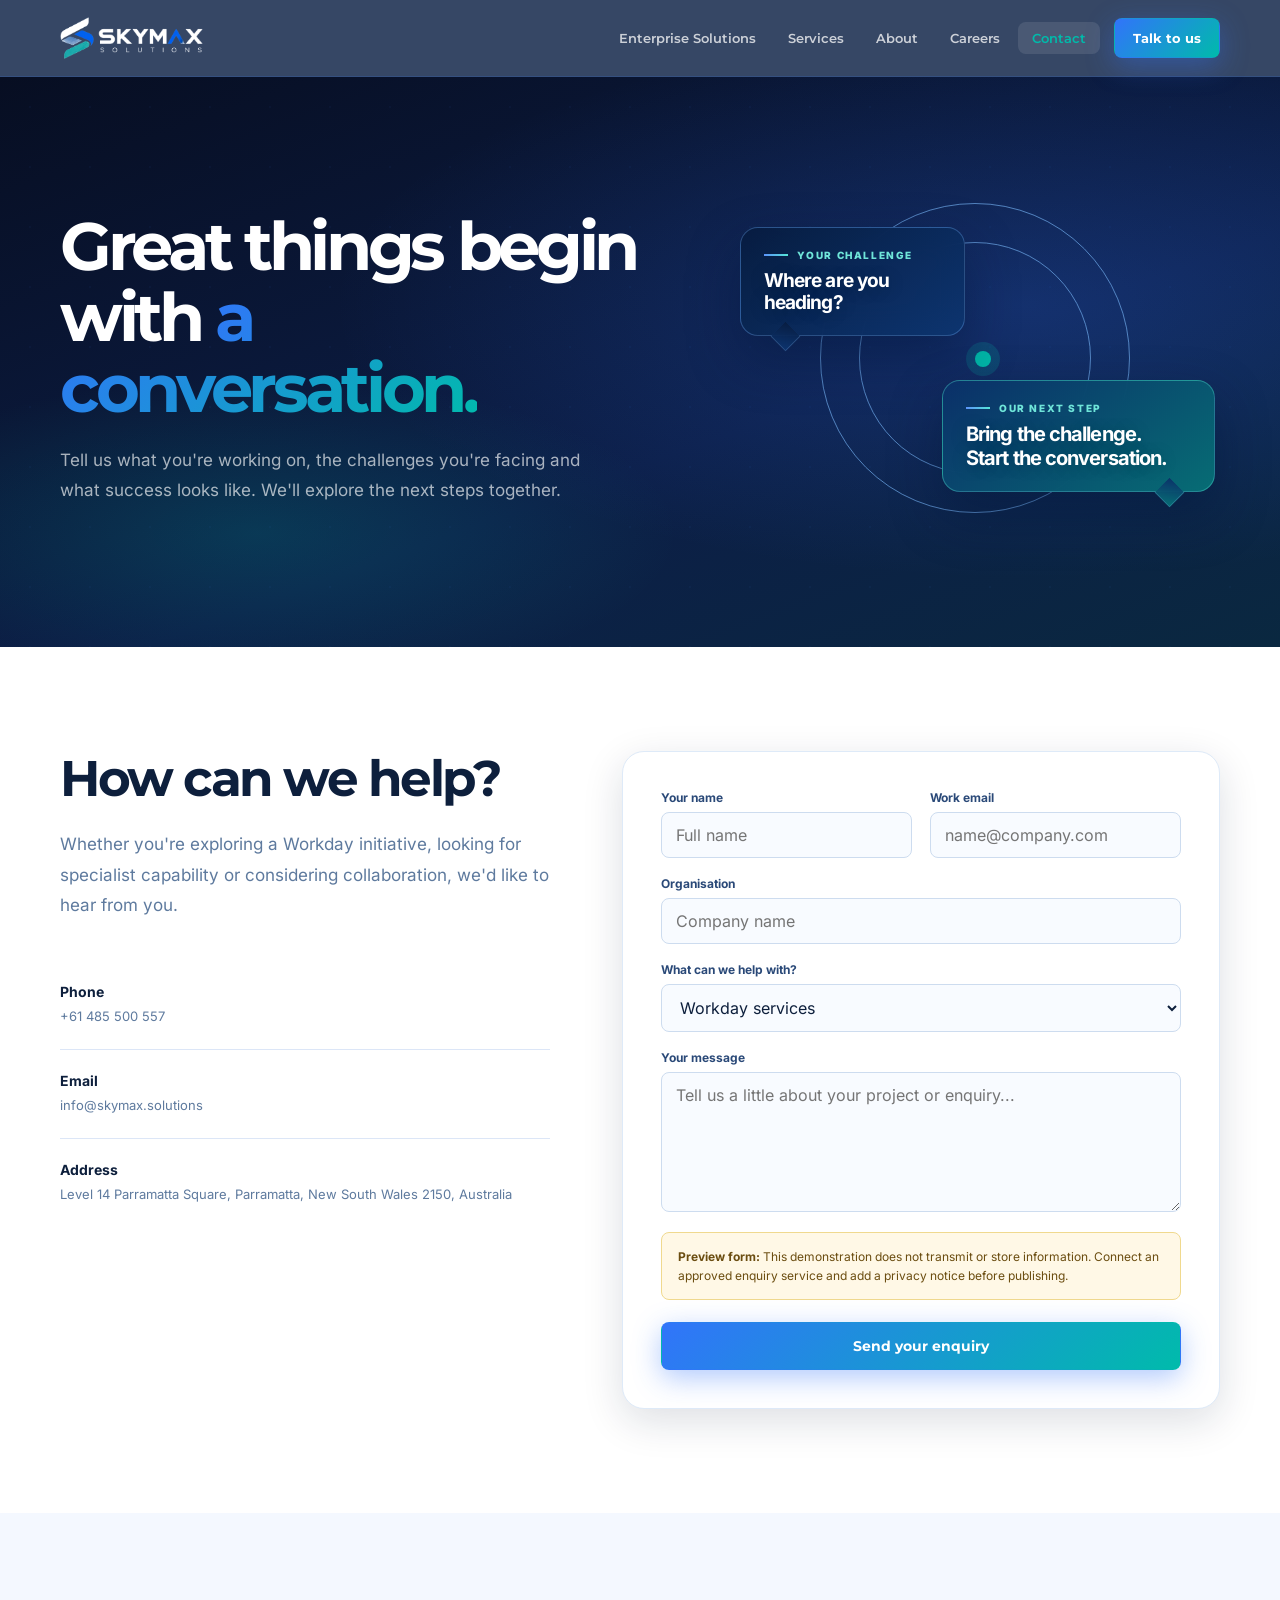
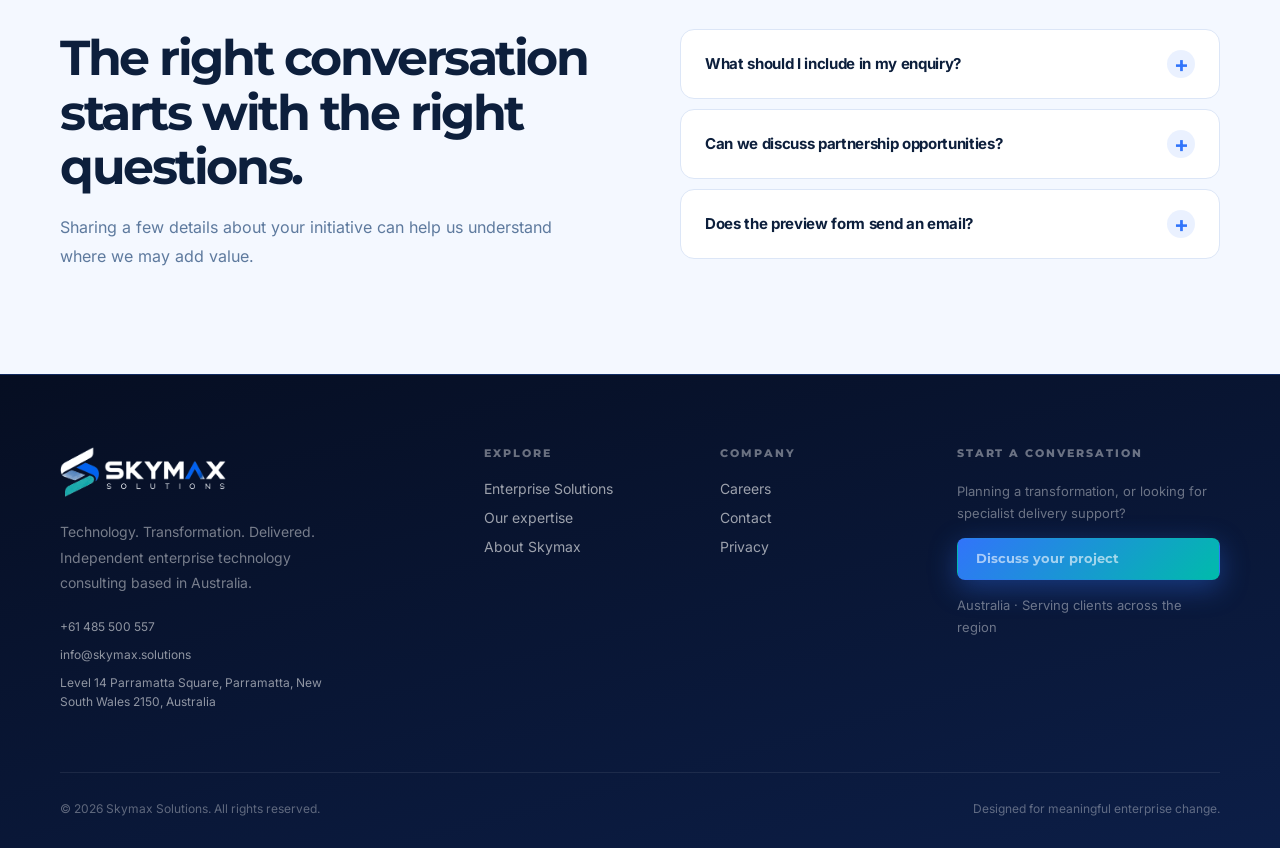
<file: contact.html>
<!doctype html>
<html lang="en-AU">
<head>
<meta charset="utf-8">
<meta name="viewport" content="width=device-width, initial-scale=1">
<meta name="theme-color" content="#070e22">
<link rel="canonical" href="https://skymax.solutions/contact">
<meta name="description" content="Get in touch with Skymax Solutions about Workday consulting, enterprise transformation, partnerships and talent.">
<link rel="icon" href="assets/favicon.png" type="image/png">
<link rel="apple-touch-icon" href="assets/apple-touch-icon.png">
<link rel="stylesheet" href="assets/styles.css">
<link rel="stylesheet" href="assets/page-heroes.css">
<title>Contact us | Skymax Solutions</title>
</head>
<body class="theme-one page-contact">
<a class="skip" href="#main-content">Skip to content</a>

<header class="site-header">
  <div class="shell">
    <a href="index.html" aria-label="Skymax Solutions home">
      <img class="brand-logo" src="assets/logo-full-dark.png" width="1632" height="491" alt="Skymax Solutions">
    </a>
    <button class="menu-toggle" type="button" aria-expanded="false" aria-controls="primary-nav" aria-label="Open menu"><span></span><span></span><span></span></button>
    <nav class="nav" id="primary-nav" aria-label="Primary navigation">
      <a href="enterprise-solutions.html">Enterprise Solutions</a>
      <a href="services.html">Services</a>
      <a href="about.html">About</a>
      <a href="careers.html">Careers</a>
      <a href="contact.html" aria-current="page">Contact</a>
      <a class="btn" href="contact.html#contact-form">Talk to us</a>
    </nav>
  </div>
</header>

<main id="main-content">

  <section class="page-hero">
    <div class="shell">
      <div>

        <h1>Great things begin<br>with <span class="gradient-text">a conversation.</span></h1>
        <p>Tell us what you're working on, the challenges you're facing and what success looks like. We'll explore the next steps together.</p>
      </div>
      <div class="page-art art-contact" aria-hidden="true"><div class="signal signal-one"></div><div class="signal signal-two"></div><div class="art-message message-one"><small>YOUR CHALLENGE</small><strong>Where are you heading?</strong></div><div class="art-message message-two"><small>OUR NEXT STEP</small><strong>Bring the challenge.<br>Start the conversation.</strong></div><span class="signal-point"></span></div>
    </div>
  </section>

  <!-- CONTACT SECTION -->
  <section class="section">
    <div class="shell form-wrap">
      <div class="reveal">

        <h2>How can we help?</h2>
        <p class="lead">Whether you're exploring a Workday initiative, looking for specialist capability or considering collaboration, we'd like to hear from you.</p>

        <div class="contact-details" style="margin-top:40px">
          <div class="contact-detail">
            <strong>Phone</strong>
            <a href="tel:+61485500557">+61 485 500 557</a>
          </div>
          <div class="contact-detail">
            <strong>Email</strong>
            <a href="mailto:info@skymax.solutions">info@skymax.solutions</a>
          </div>
          <div class="contact-detail">
            <strong>Address</strong>
            <span>Level 14 Parramatta Square, Parramatta, New South Wales 2150, Australia</span>
          </div>
        </div>
      </div>

      <div class="reveal reveal-d2" id="contact-form">
        <form class="form-card" data-demo-form>
          <div class="form-grid">
            <div class="form-field">
              <label for="name">Your name</label>
              <input id="name" name="name" autocomplete="name" required placeholder="Full name">
            </div>
            <div class="form-field">
              <label for="email">Work email</label>
              <input id="email" type="email" name="email" autocomplete="email" required placeholder="name@company.com">
            </div>
            <div class="form-field full">
              <label for="company">Organisation</label>
              <input id="company" name="company" autocomplete="organization" placeholder="Company name">
            </div>
            <div class="form-field full">
              <label for="topic">What can we help with?</label>
              <select id="topic" name="topic">
                <option value="workday">Workday services</option>
                <option value="technology">Technology &amp; integration</option>
                <option value="delivery">Program &amp; project delivery</option>
                <option value="partnership">Partnership or collaboration</option>
                <option value="careers">Careers &amp; talent</option>
                <option value="other">Other enquiry</option>
              </select>
            </div>
            <div class="form-field full">
              <label for="message">Your message</label>
              <textarea id="message" name="message" required placeholder="Tell us a little about your project or enquiry..."></textarea>
            </div>
          </div>
          <div class="form-notice">
            <strong>Preview form:</strong> This demonstration does not transmit or store information. Connect an approved enquiry service and add a privacy notice before publishing.
          </div>
          <button class="btn" type="submit" style="margin-top:22px;width:100%;justify-content:center">Send your enquiry</button>
          <p role="status" class="form-feedback" hidden></p>
        </form>
      </div>
    </div>
  </section>

  <!-- FAQ -->
  <section class="section section--soft">
    <div class="shell split">
      <div class="reveal">

        <h2 style="margin-top:14px">The right conversation starts with the right questions.</h2>
        <p class="muted" style="margin-top:18px;line-height:1.8">Sharing a few details about your initiative can help us understand where we may add value.</p>
      </div>
      <div class="faq reveal reveal-d2">
        <details>
          <summary>What should I include in my enquiry?</summary>
          <p>A brief overview of the organisation, current stage of delivery, main challenges and the kind of support you need is a great place to start.</p>
        </details>
        <details>
          <summary>Can we discuss partnership opportunities?</summary>
          <p>Yes. We welcome conversations about complementary capabilities, potential projects and collaboration opportunities.</p>
        </details>
        <details>
          <summary>Does the preview form send an email?</summary>
          <p>No. This is a design preview only, so it intentionally does not send or store submissions. A secure form provider or business email integration is required before launch.</p>
        </details>
      </div>
    </div>
  </section>

</main>

<footer class="site-footer">
  <div class="shell">
    <div class="footer-grid">
      <div>
        <a href="index.html" aria-label="Skymax Solutions home">
          <img class="brand-logo" src="assets/logo-full-dark.png" width="1632" height="491" alt="Skymax Solutions">
        </a>
        <p class="footer-desc">Technology. Transformation. Delivered.<br>Independent enterprise technology consulting based in Australia.</p>
        <div class="footer-contact">
          <a href="tel:+61485500557">+61 485 500 557</a>
          <a href="mailto:info@skymax.solutions">info@skymax.solutions</a>
          <address>Level 14 Parramatta Square, Parramatta, New South Wales 2150, Australia</address>
        </div>
      </div>
      <div class="footer-col">
        <h4>Explore</h4>
        <a href="enterprise-solutions.html">Enterprise Solutions</a>
        <a href="services.html">Our expertise</a>
        <a href="about.html">About Skymax</a>
      </div>
      <div class="footer-col">
        <h4>Company</h4>
        <a href="careers.html">Careers</a>
        <a href="contact.html">Contact</a>
        <a href="privacy.html">Privacy</a>
      </div>
      <div class="footer-col">
        <h4>Start a conversation</h4>
        <p>Planning a transformation, or looking for specialist delivery support?</p>
        <a href="contact.html" class="btn">Discuss your project</a>
        <p style="margin-top:14px">Australia · Serving clients across the region</p>
      </div>
    </div>
    <div class="footer-bottom">
      <span>© <span id="year">2026</span> Skymax Solutions. All rights reserved.</span>
      <span>Designed for meaningful enterprise change.</span>
    </div>
  </div>
</footer>

<script src="assets/site.js" defer></script>
</body>
</html>
</file>
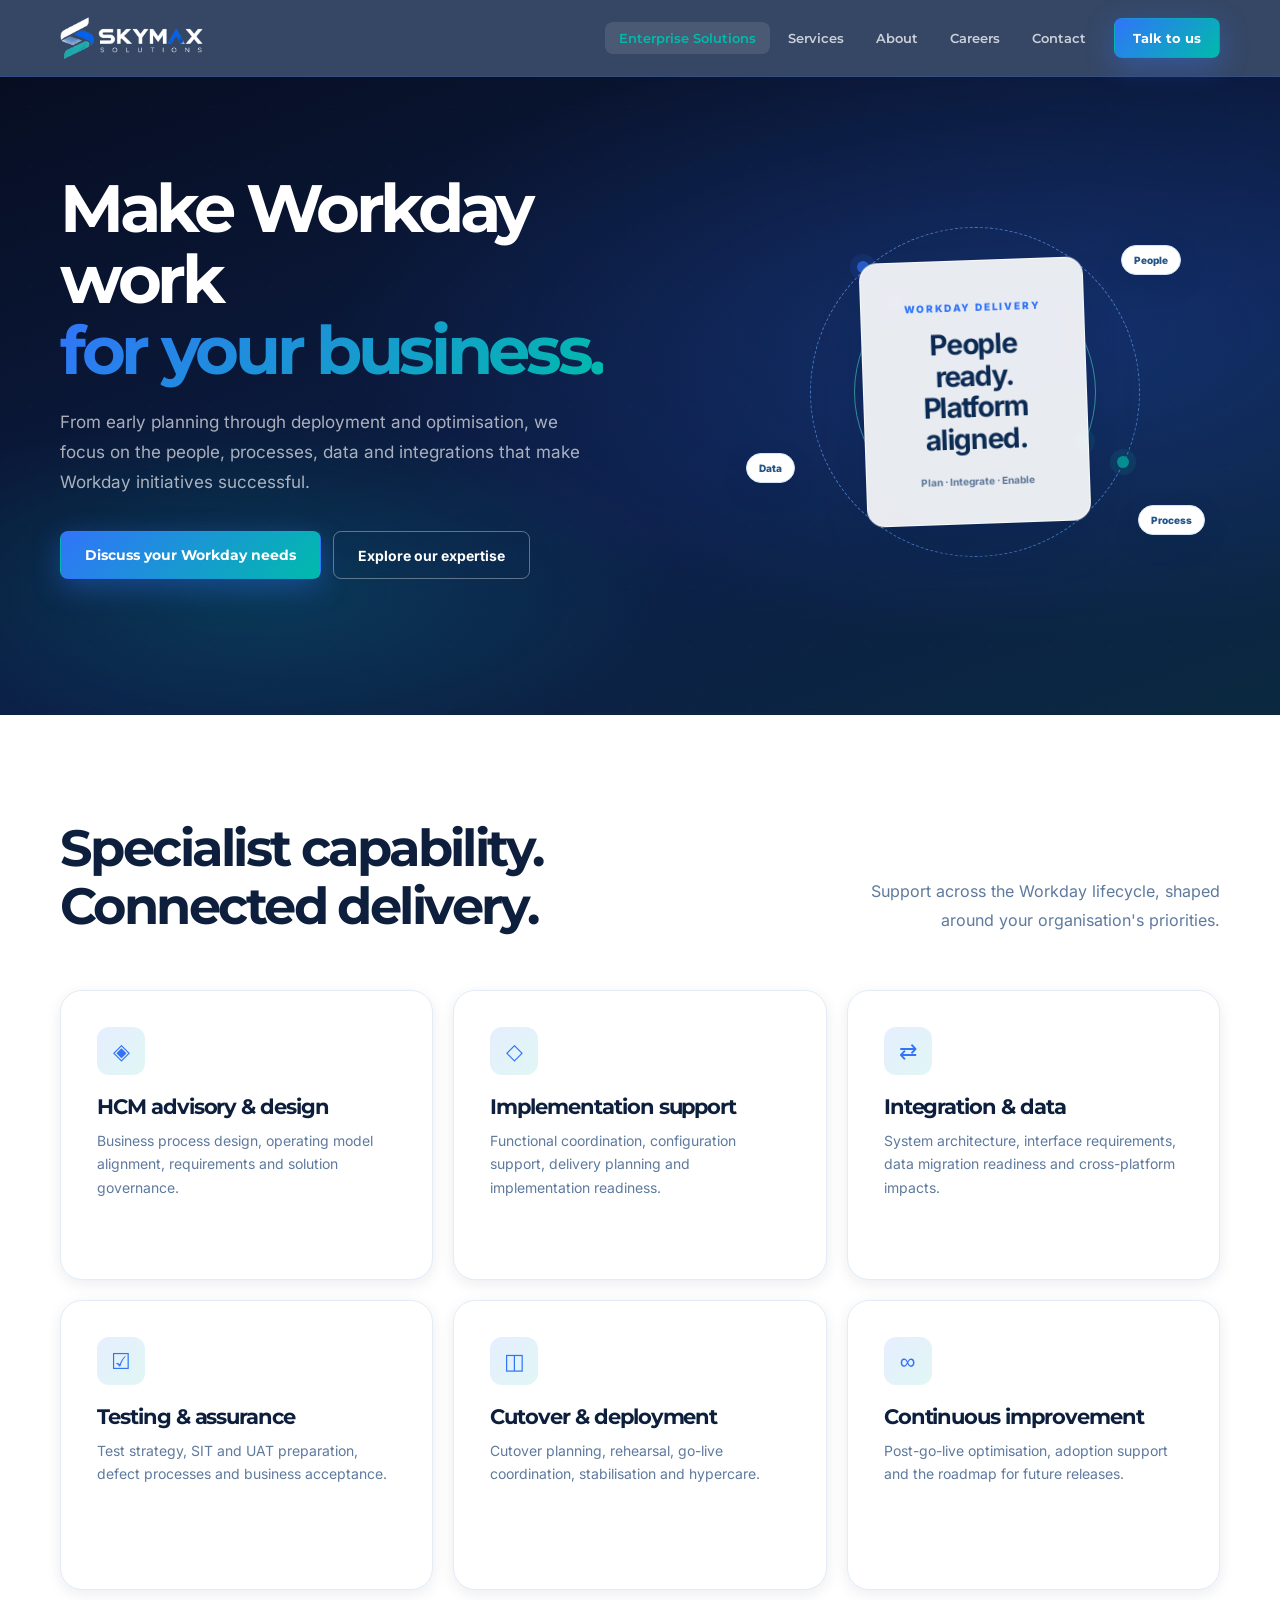
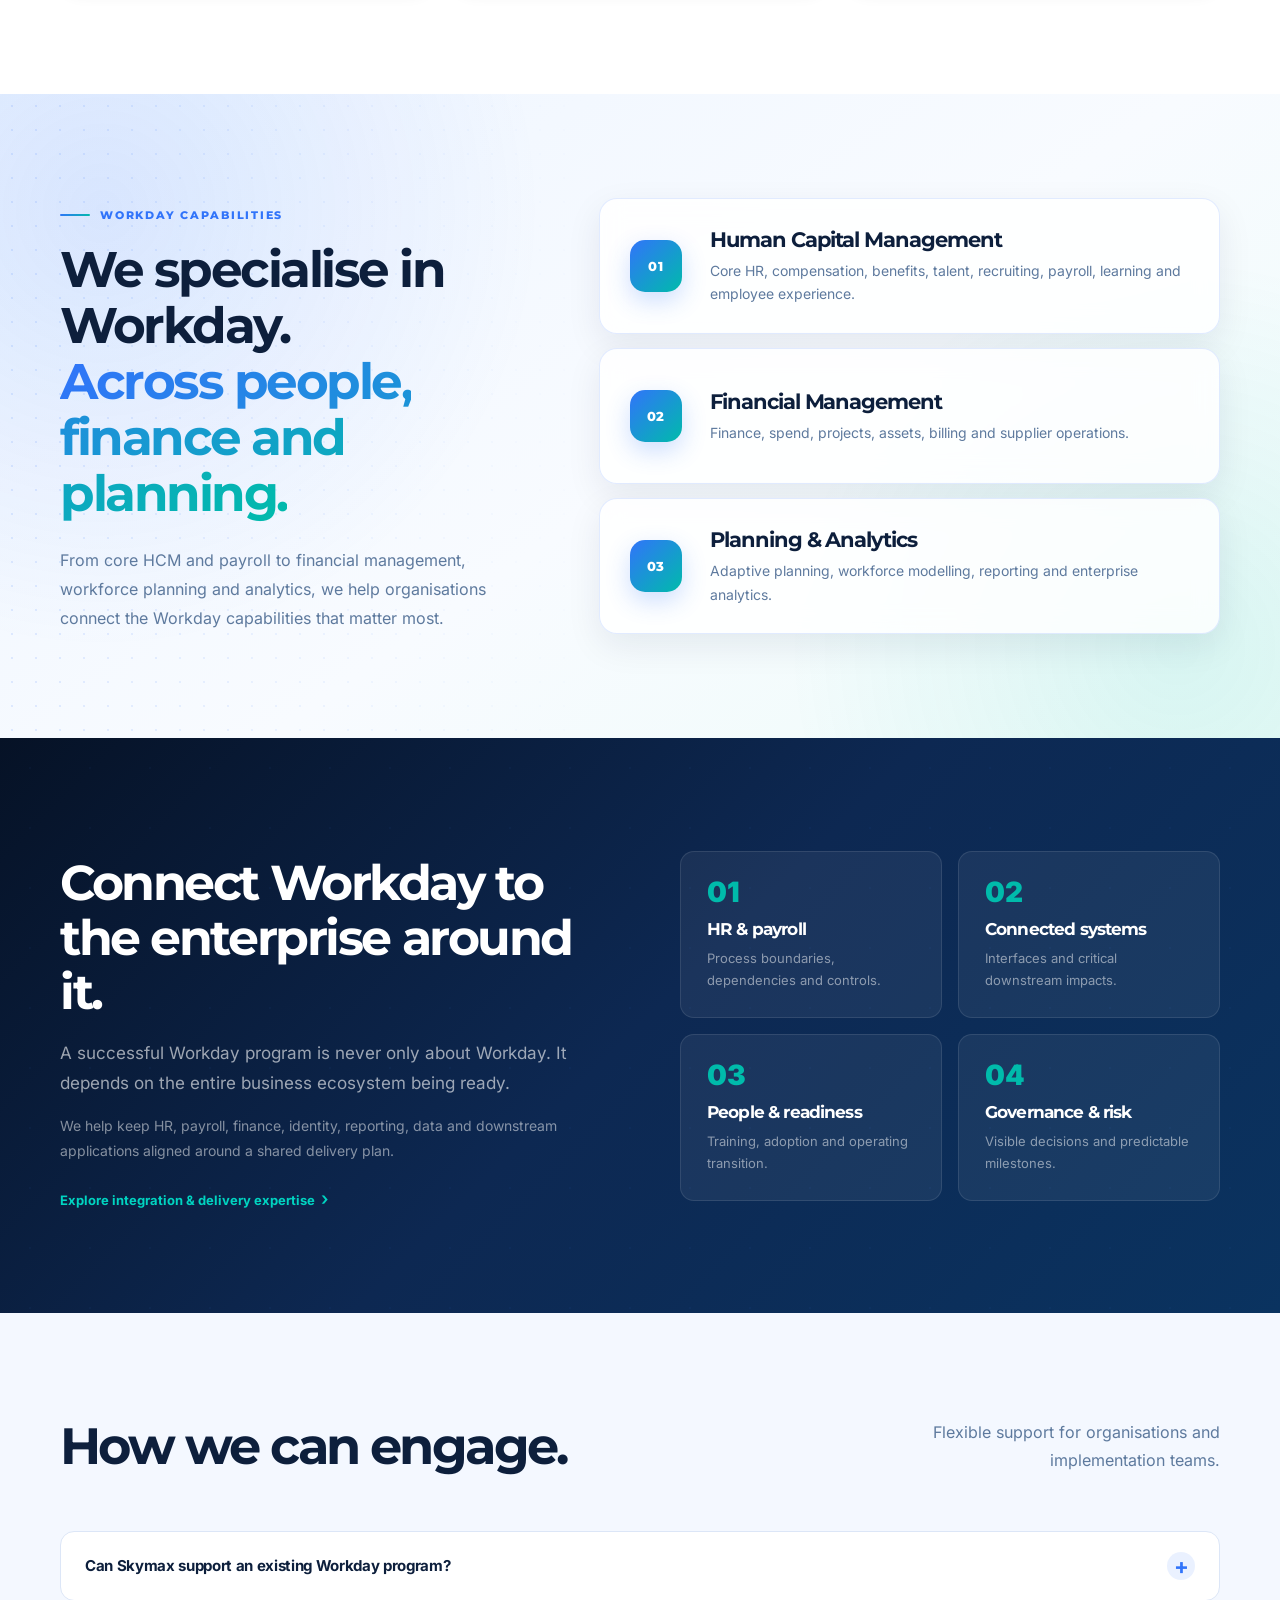
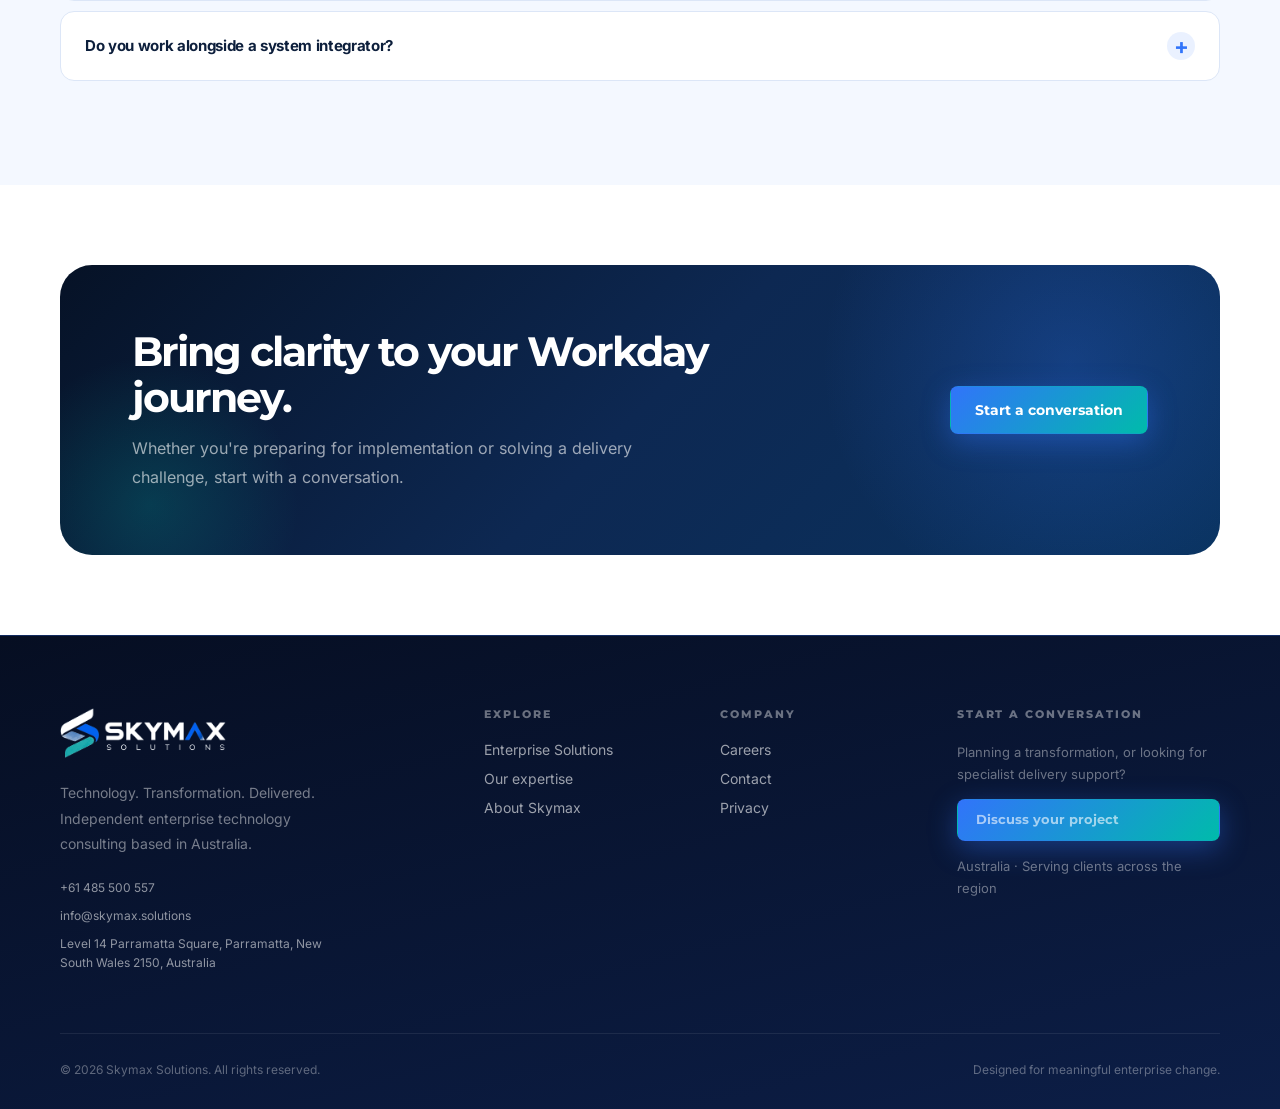
<file: enterprise-solutions.html>
<!doctype html>
<html lang="en-AU">
<head>
<meta charset="utf-8">
<meta name="viewport" content="width=device-width, initial-scale=1">
<meta name="theme-color" content="#070e22">
<link rel="canonical" href="https://skymax.solutions/enterprise-solutions">
<meta name="description" content="Workday-focused consulting across HCM advisory, implementation support, testing, data, integration and cutover.">
<link rel="icon" href="assets/favicon.png" type="image/png">
<link rel="apple-touch-icon" href="assets/apple-touch-icon.png">
<link rel="stylesheet" href="assets/styles.css">
<link rel="stylesheet" href="assets/page-heroes.css">
<title>Enterprise Solutions | Skymax Solutions</title>
</head>
<body class="theme-one page-workday">
<a class="skip" href="#main-content">Skip to content</a>

<header class="site-header">
  <div class="shell">
    <a href="index.html" aria-label="Skymax Solutions home">
      <img class="brand-logo" src="assets/logo-full-dark.png" width="1632" height="491" alt="Skymax Solutions">
    </a>
    <button class="menu-toggle" type="button" aria-expanded="false" aria-controls="primary-nav" aria-label="Open menu"><span></span><span></span><span></span></button>
    <nav class="nav" id="primary-nav" aria-label="Primary navigation">
      <a href="enterprise-solutions.html" aria-current="page">Enterprise Solutions</a>
      <a href="services.html">Services</a>
      <a href="about.html">About</a>
      <a href="careers.html">Careers</a>
      <a href="contact.html">Contact</a>
      <a class="btn" href="contact.html#contact-form">Talk to us</a>
    </nav>
  </div>
</header>

<main id="main-content">

  <!-- PAGE HERO -->
  <section class="page-hero">
    <div class="shell">
      <div>

        <h1>Make Workday work<br><span class="gradient-text">for your business.</span></h1>
        <p>From early planning through deployment and optimisation, we focus on the people, processes, data and integrations that make Workday initiatives successful.</p>
        <div class="hero-actions">
          <a class="btn" href="contact.html">Discuss your Workday needs</a>
          <a class="btn-outline" href="services.html">Explore our expertise</a>
        </div>
      </div>
      <div class="page-art art-workday" aria-hidden="true"><div class="orbit orbit-one"></div><div class="orbit orbit-two"></div><span class="art-chip chip-people">People</span><span class="art-chip chip-data">Data</span><span class="art-chip chip-process">Process</span><div class="art-core"><small>WORKDAY DELIVERY</small><strong>People ready.<br>Platform aligned.</strong><span>Plan · Integrate · Enable</span></div></div>
    </div>
  </section>

  <!-- WORKDAY SERVICES GRID -->
  <section class="section">
    <div class="shell">
      <div class="section-head reveal">
        <div>

          <h2>Specialist capability.<br>Connected delivery.</h2>
        </div>
        <p>Support across the Workday lifecycle, shaped around your organisation's priorities.</p>
      </div>
      <div class="card-grid">
        <article class="service-card reveal reveal-d1">
          <div class="card-icon">◈</div>
          <h3>HCM advisory &amp; design</h3>
          <p>Business process design, operating model alignment, requirements and solution governance.</p>
        </article>
        <article class="service-card reveal reveal-d2">
          <div class="card-icon">◇</div>
          <h3>Implementation support</h3>
          <p>Functional coordination, configuration support, delivery planning and implementation readiness.</p>
        </article>
        <article class="service-card reveal reveal-d3">
          <div class="card-icon">⇄</div>
          <h3>Integration &amp; data</h3>
          <p>System architecture, interface requirements, data migration readiness and cross-platform impacts.</p>
        </article>
        <article class="service-card reveal reveal-d1">
          <div class="card-icon">☑</div>
          <h3>Testing &amp; assurance</h3>
          <p>Test strategy, SIT and UAT preparation, defect processes and business acceptance.</p>
        </article>
        <article class="service-card reveal reveal-d2">
          <div class="card-icon">◫</div>
          <h3>Cutover &amp; deployment</h3>
          <p>Cutover planning, rehearsal, go-live coordination, stabilisation and hypercare.</p>
        </article>
        <article class="service-card reveal reveal-d3">
          <div class="card-icon">∞</div>
          <h3>Continuous improvement</h3>
          <p>Post-go-live optimisation, adoption support and the roadmap for future releases.</p>
        </article>
      </div>
    </div>
  </section>

  <!-- WORKDAY CAPABILITIES -->
  <section class="section workday-capabilities">
    <div class="shell capabilities-layout">
      <div class="capabilities-copy reveal">
        <span class="capabilities-eyebrow">Workday capabilities</span>
        <h2>We specialise in Workday.<br><span class="gradient-text">Across people, finance and planning.</span></h2>
        <p>From core HCM and payroll to financial management, workforce planning and analytics, we help organisations connect the Workday capabilities that matter most.</p>
      </div>
      <div class="capabilities-list">
        <article class="capability-panel reveal reveal-d1">
          <span class="capability-index" aria-hidden="true">01</span>
          <div>
            <h3>Human Capital Management</h3>
            <p>Core HR, compensation, benefits, talent, recruiting, payroll, learning and employee experience.</p>
          </div>
        </article>
        <article class="capability-panel reveal reveal-d2">
          <span class="capability-index" aria-hidden="true">02</span>
          <div>
            <h3>Financial Management</h3>
            <p>Finance, spend, projects, assets, billing and supplier operations.</p>
          </div>
        </article>
        <article class="capability-panel reveal reveal-d3">
          <span class="capability-index" aria-hidden="true">03</span>
          <div>
            <h3>Planning &amp; Analytics</h3>
            <p>Adaptive planning, workforce modelling, reporting and enterprise analytics.</p>
          </div>
        </article>
      </div>
    </div>
  </section>

  <!-- BIG PICTURE — DARK -->
  <section class="section section--dark">
    <div class="shell">
      <div class="split">
        <div class="reveal">

          <h2 style="color:#fff;margin-top:14px">Connect Workday to the enterprise around it.</h2>
          <p style="color:rgba(255,255,255,.6);font-size:17px;margin:18px 0 14px;line-height:1.8">A successful Workday program is never only about Workday. It depends on the entire business ecosystem being ready.</p>
          <p style="color:rgba(255,255,255,.5);font-size:14px;line-height:1.8">We help keep HR, payroll, finance, identity, reporting, data and downstream applications aligned around a shared delivery plan.</p>
          <a href="services.html" class="text-link text-link--on-dark" style="margin-top:28px">Explore integration &amp; delivery expertise</a>
        </div>
        <div class="feature-grid reveal reveal-d2">
          <article class="feature-card" style="background:rgba(255,255,255,.06);border-color:rgba(255,255,255,.1)">
            <div class="feature-num" style="-webkit-text-fill-color:unset;background:none;color:var(--teal)">01</div>
            <h3 style="color:#fff">HR &amp; payroll</h3>
            <p style="color:rgba(255,255,255,.5)">Process boundaries, dependencies and controls.</p>
          </article>
          <article class="feature-card" style="background:rgba(255,255,255,.06);border-color:rgba(255,255,255,.1)">
            <div class="feature-num" style="-webkit-text-fill-color:unset;background:none;color:var(--teal)">02</div>
            <h3 style="color:#fff">Connected systems</h3>
            <p style="color:rgba(255,255,255,.5)">Interfaces and critical downstream impacts.</p>
          </article>
          <article class="feature-card" style="background:rgba(255,255,255,.06);border-color:rgba(255,255,255,.1)">
            <div class="feature-num" style="-webkit-text-fill-color:unset;background:none;color:var(--teal)">03</div>
            <h3 style="color:#fff">People &amp; readiness</h3>
            <p style="color:rgba(255,255,255,.5)">Training, adoption and operating transition.</p>
          </article>
          <article class="feature-card" style="background:rgba(255,255,255,.06);border-color:rgba(255,255,255,.1)">
            <div class="feature-num" style="-webkit-text-fill-color:unset;background:none;color:var(--teal)">04</div>
            <h3 style="color:#fff">Governance &amp; risk</h3>
            <p style="color:rgba(255,255,255,.5)">Visible decisions and predictable milestones.</p>
          </article>
        </div>
      </div>
    </div>
  </section>

  <!-- FAQ -->
  <section class="section section--soft">
    <div class="shell">
      <div class="section-head reveal">
        <div>

          <h2>How we can engage.</h2>
        </div>
        <p>Flexible support for organisations and implementation teams.</p>
      </div>
      <div class="faq reveal">
        <details>
          <summary>Can Skymax support an existing Workday program?</summary>
          <p>Yes. We can discuss targeted delivery support such as program leadership, design coordination, integration planning, data readiness, testing or cutover, depending on your requirements and available capability.</p>
        </details>
        <details>
          <summary>Do you work alongside a system integrator?</summary>
          <p>Our engagement model can accommodate working alongside client teams, implementation partners and other technology providers to support coordinated delivery.</p>
        </details>
      </div>
    </div>
  </section>

  <!-- CTA -->
  <section class="section--tight">
    <div class="shell">
      <div class="big-cta reveal">
        <div>

          <h2>Bring clarity to your Workday journey.</h2>
          <p>Whether you're preparing for implementation or solving a delivery challenge, start with a conversation.</p>
        </div>
        <a href="contact.html" class="btn" style="white-space:nowrap">Start a conversation</a>
      </div>
    </div>
  </section>

</main>

<footer class="site-footer">
  <div class="shell">
    <div class="footer-grid">
      <div>
        <a href="index.html" aria-label="Skymax Solutions home">
          <img class="brand-logo" src="assets/logo-full-dark.png" width="1632" height="491" alt="Skymax Solutions">
        </a>
        <p class="footer-desc">Technology. Transformation. Delivered.<br>Independent enterprise technology consulting based in Australia.</p>
        <div class="footer-contact">
          <a href="tel:+61485500557">+61 485 500 557</a>
          <a href="mailto:info@skymax.solutions">info@skymax.solutions</a>
          <address>Level 14 Parramatta Square, Parramatta, New South Wales 2150, Australia</address>
        </div>
      </div>
      <div class="footer-col">
        <h4>Explore</h4>
        <a href="enterprise-solutions.html">Enterprise Solutions</a>
        <a href="services.html">Our expertise</a>
        <a href="about.html">About Skymax</a>
      </div>
      <div class="footer-col">
        <h4>Company</h4>
        <a href="careers.html">Careers</a>
        <a href="contact.html">Contact</a>
        <a href="privacy.html">Privacy</a>
      </div>
      <div class="footer-col">
        <h4>Start a conversation</h4>
        <p>Planning a transformation, or looking for specialist delivery support?</p>
        <a href="contact.html" class="btn">Discuss your project</a>
        <p style="margin-top:14px">Australia · Serving clients across the region</p>
      </div>
    </div>
    <div class="footer-bottom">
      <span>© <span id="year">2026</span> Skymax Solutions. All rights reserved.</span>
      <span>Designed for meaningful enterprise change.</span>
    </div>
  </div>
</footer>

<script src="assets/site.js" defer></script>
</body>
</html>
</file>
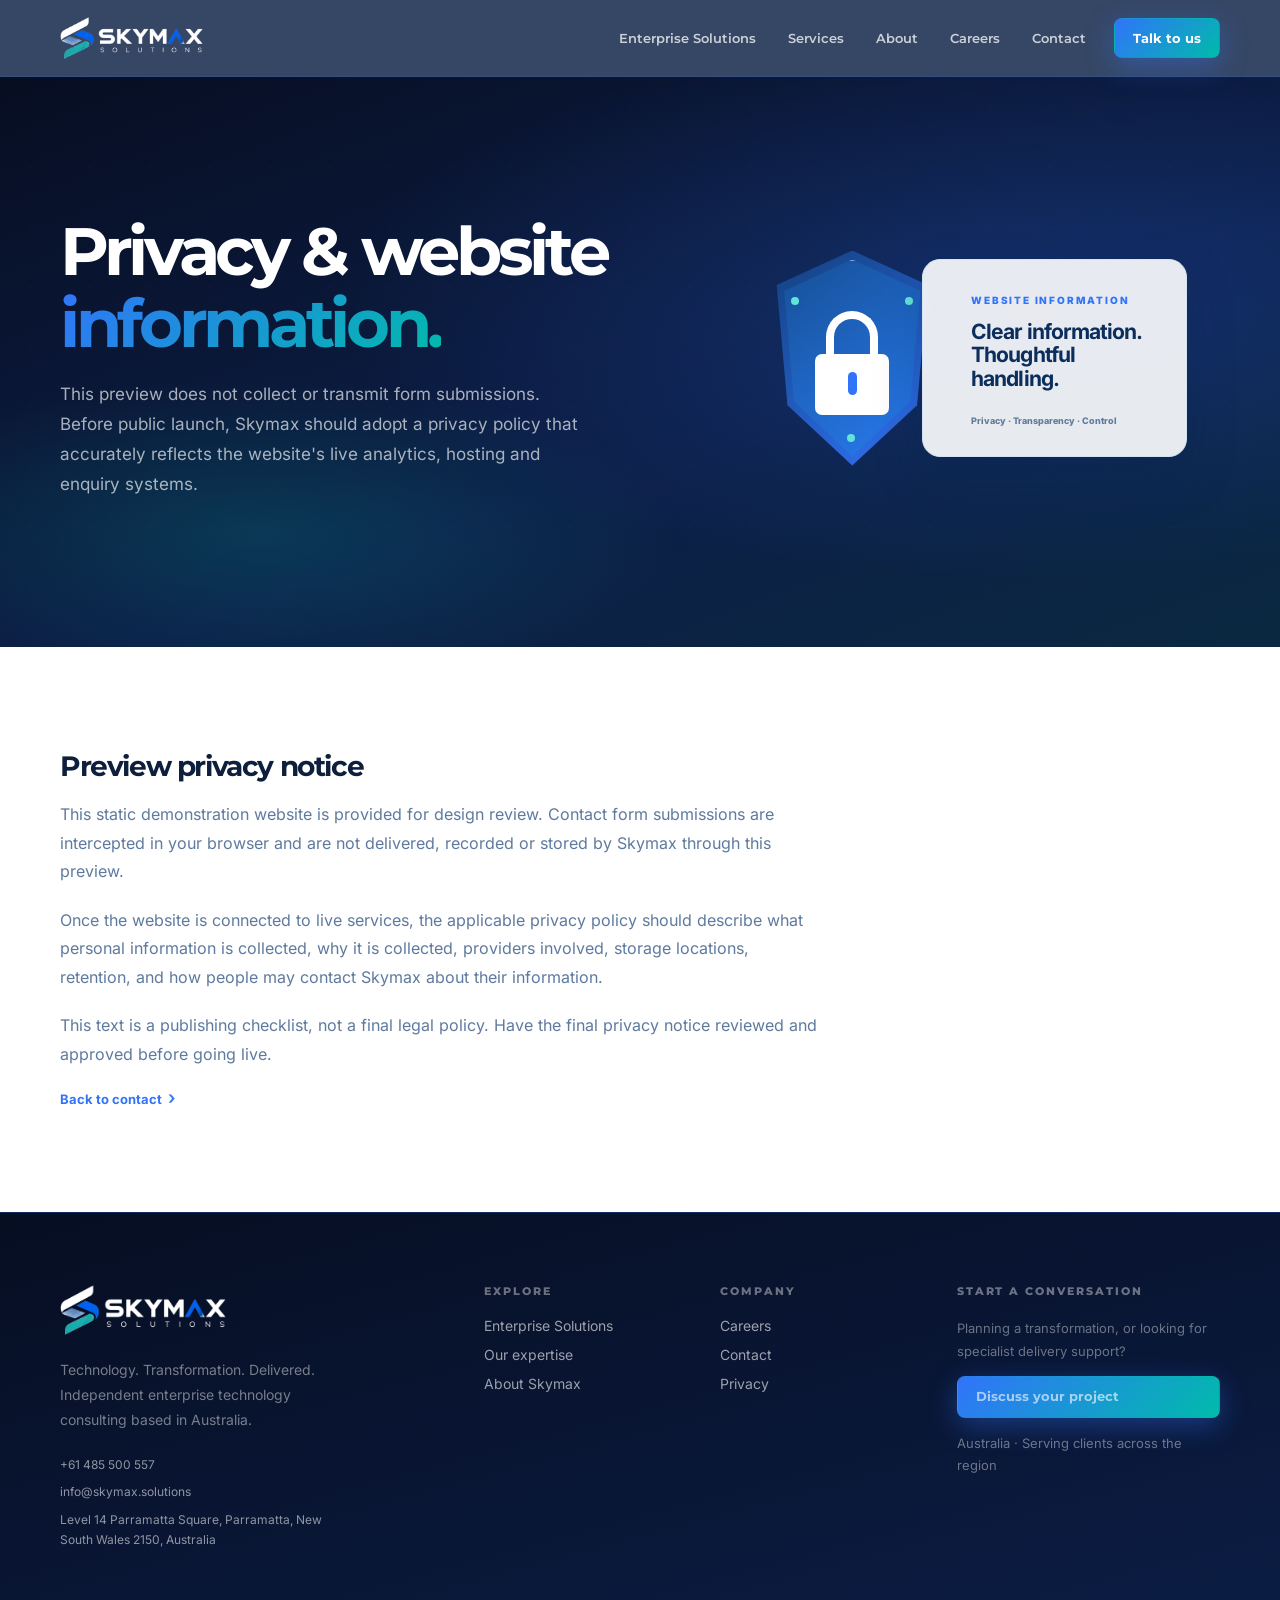
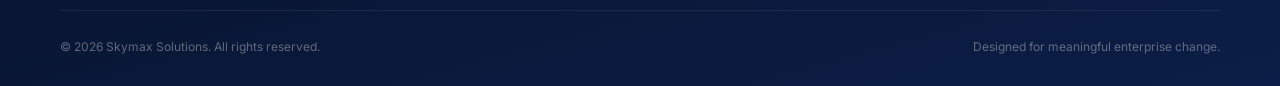
<file: privacy.html>
<!doctype html>
<html lang="en-AU">
<head>
<meta charset="utf-8">
<meta name="viewport" content="width=device-width, initial-scale=1">
<meta name="theme-color" content="#070e22">
<link rel="canonical" href="https://skymax.solutions/privacy">
<meta name="description" content="Privacy information for the Skymax Solutions website preview.">
<link rel="icon" href="assets/favicon.png" type="image/png">
<link rel="apple-touch-icon" href="assets/apple-touch-icon.png">
<link rel="stylesheet" href="assets/styles.css">
<link rel="stylesheet" href="assets/page-heroes.css">
<title>Privacy information | Skymax Solutions</title>
</head>
<body class="theme-one page-privacy">
<a class="skip" href="#main-content">Skip to content</a>

<header class="site-header">
  <div class="shell">
    <a href="index.html" aria-label="Skymax Solutions home">
      <img class="brand-logo" src="assets/logo-full-dark.png" width="1632" height="491" alt="Skymax Solutions">
    </a>
    <button class="menu-toggle" type="button" aria-expanded="false" aria-controls="primary-nav" aria-label="Open menu"><span></span><span></span><span></span></button>
    <nav class="nav" id="primary-nav" aria-label="Primary navigation">
      <a href="enterprise-solutions.html">Enterprise Solutions</a>
      <a href="services.html">Services</a>
      <a href="about.html">About</a>
      <a href="careers.html">Careers</a>
      <a href="contact.html">Contact</a>
      <a class="btn" href="contact.html#contact-form">Talk to us</a>
    </nav>
  </div>
</header>

<main id="main-content">

  <section class="page-hero"><div class="shell"><div><h1>Privacy &amp; website<br><span class="gradient-text">information.</span></h1><p>This preview does not collect or transmit form submissions. Before public launch, Skymax should adopt a privacy policy that accurately reflects the website's live analytics, hosting and enquiry systems.</p></div><div class="page-art art-privacy" aria-hidden="true"><div class="shield"><span class="lock-body"></span><span class="lock-loop"></span><i></i><i></i><i></i></div><div class="privacy-copy"><small>WEBSITE INFORMATION</small><strong>Clear information.<br>Thoughtful handling.</strong><span>Privacy · Transparency · Control</span></div></div></div></section>

  <section class="section">
    <div class="shell">
      <div class="prose reveal">
        <h2>Preview privacy notice</h2>
        <p>This static demonstration website is provided for design review. Contact form submissions are intercepted in your browser and are not delivered, recorded or stored by Skymax through this preview.</p>
        <p>Once the website is connected to live services, the applicable privacy policy should describe what personal information is collected, why it is collected, providers involved, storage locations, retention, and how people may contact Skymax about their information.</p>
        <p>This text is a publishing checklist, not a final legal policy. Have the final privacy notice reviewed and approved before going live.</p>
        <a class="text-link" href="contact.html">Back to contact</a>
      </div>
    </div>
  </section>

</main>

<footer class="site-footer">
  <div class="shell">
    <div class="footer-grid">
      <div>
        <a href="index.html" aria-label="Skymax Solutions home">
          <img class="brand-logo" src="assets/logo-full-dark.png" width="1632" height="491" alt="Skymax Solutions">
        </a>
        <p class="footer-desc">Technology. Transformation. Delivered.<br>Independent enterprise technology consulting based in Australia.</p>
        <div class="footer-contact">
          <a href="tel:+61485500557">+61 485 500 557</a>
          <a href="mailto:info@skymax.solutions">info@skymax.solutions</a>
          <address>Level 14 Parramatta Square, Parramatta, New South Wales 2150, Australia</address>
        </div>
      </div>
      <div class="footer-col">
        <h4>Explore</h4>
        <a href="enterprise-solutions.html">Enterprise Solutions</a>
        <a href="services.html">Our expertise</a>
        <a href="about.html">About Skymax</a>
      </div>
      <div class="footer-col">
        <h4>Company</h4>
        <a href="careers.html">Careers</a>
        <a href="contact.html">Contact</a>
        <a href="privacy.html">Privacy</a>
      </div>
      <div class="footer-col">
        <h4>Start a conversation</h4>
        <p>Planning a transformation, or looking for specialist delivery support?</p>
        <a href="contact.html" class="btn">Discuss your project</a>
        <p style="margin-top:14px">Australia · Serving clients across the region</p>
      </div>
    </div>
    <div class="footer-bottom">
      <span>© <span id="year">2026</span> Skymax Solutions. All rights reserved.</span>
      <span>Designed for meaningful enterprise change.</span>
    </div>
  </div>
</footer>

<script src="assets/site.js" defer></script>
</body>
</html>
</file>
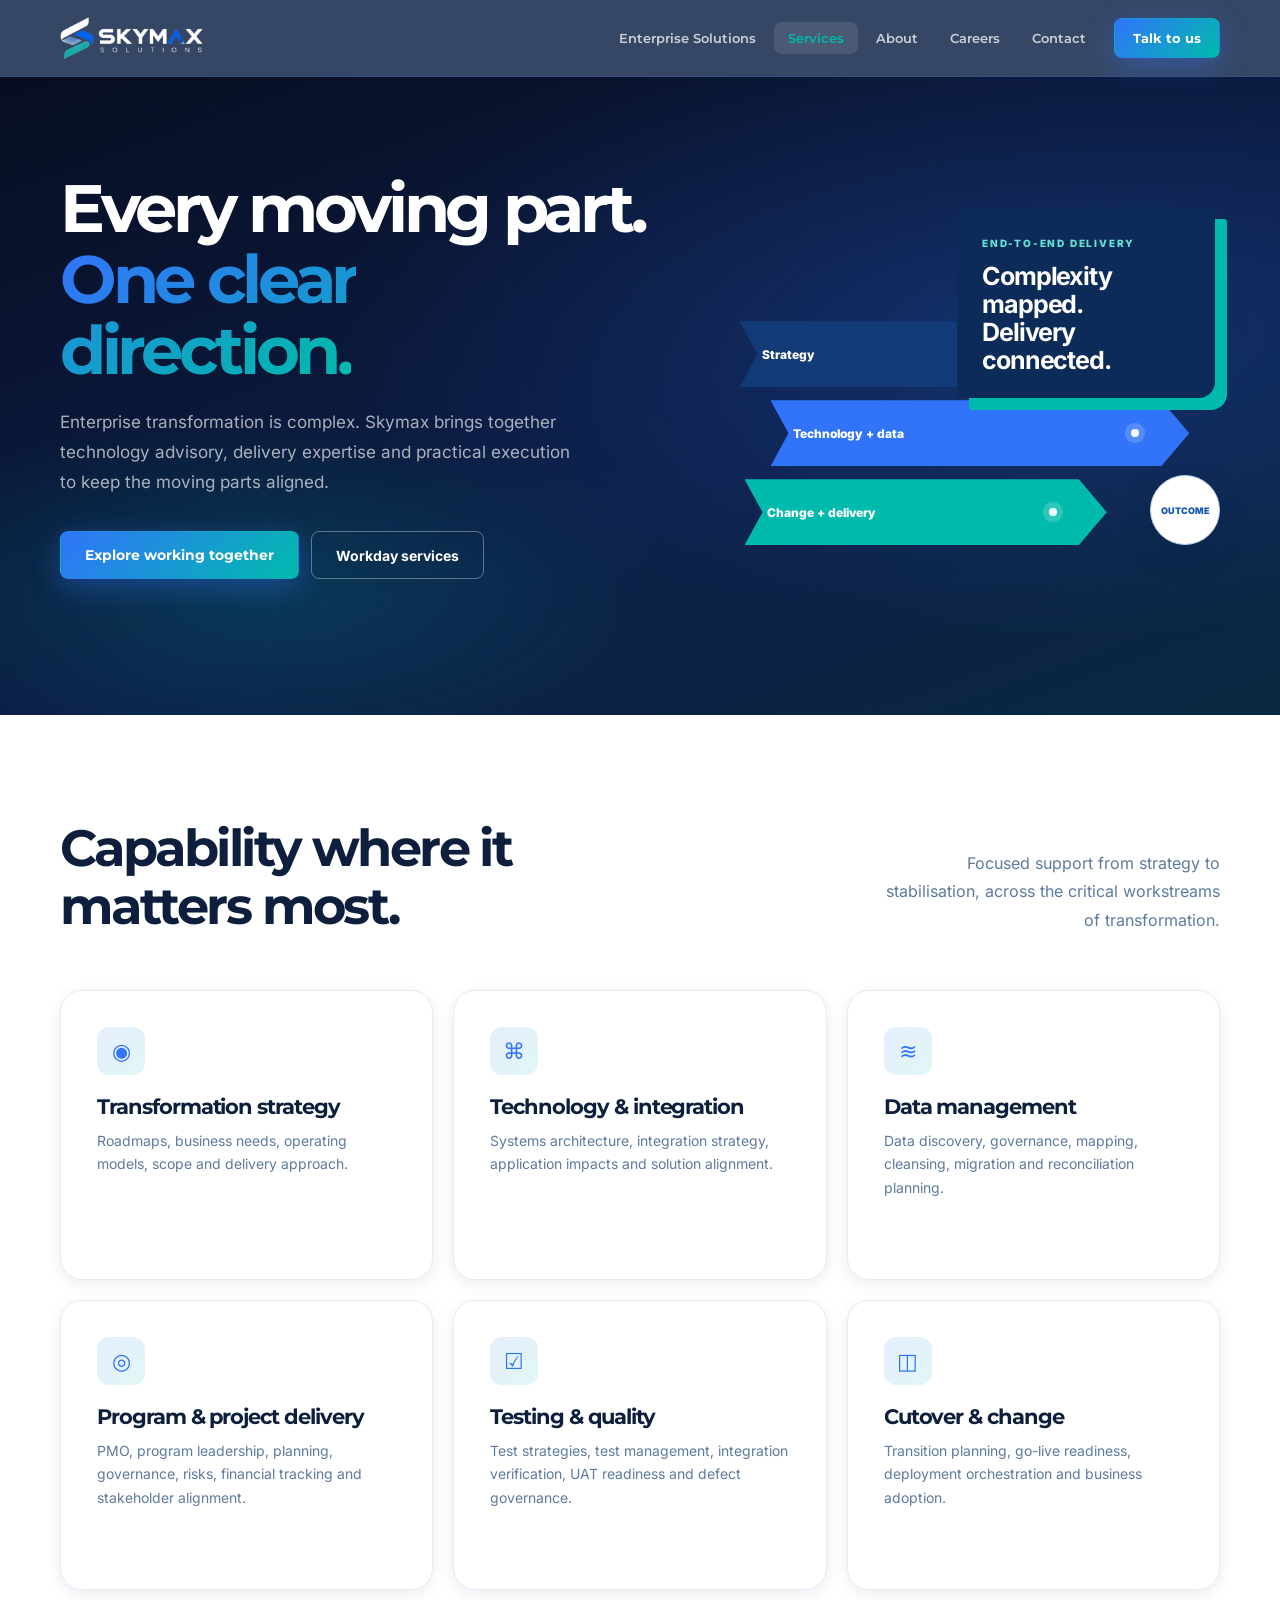
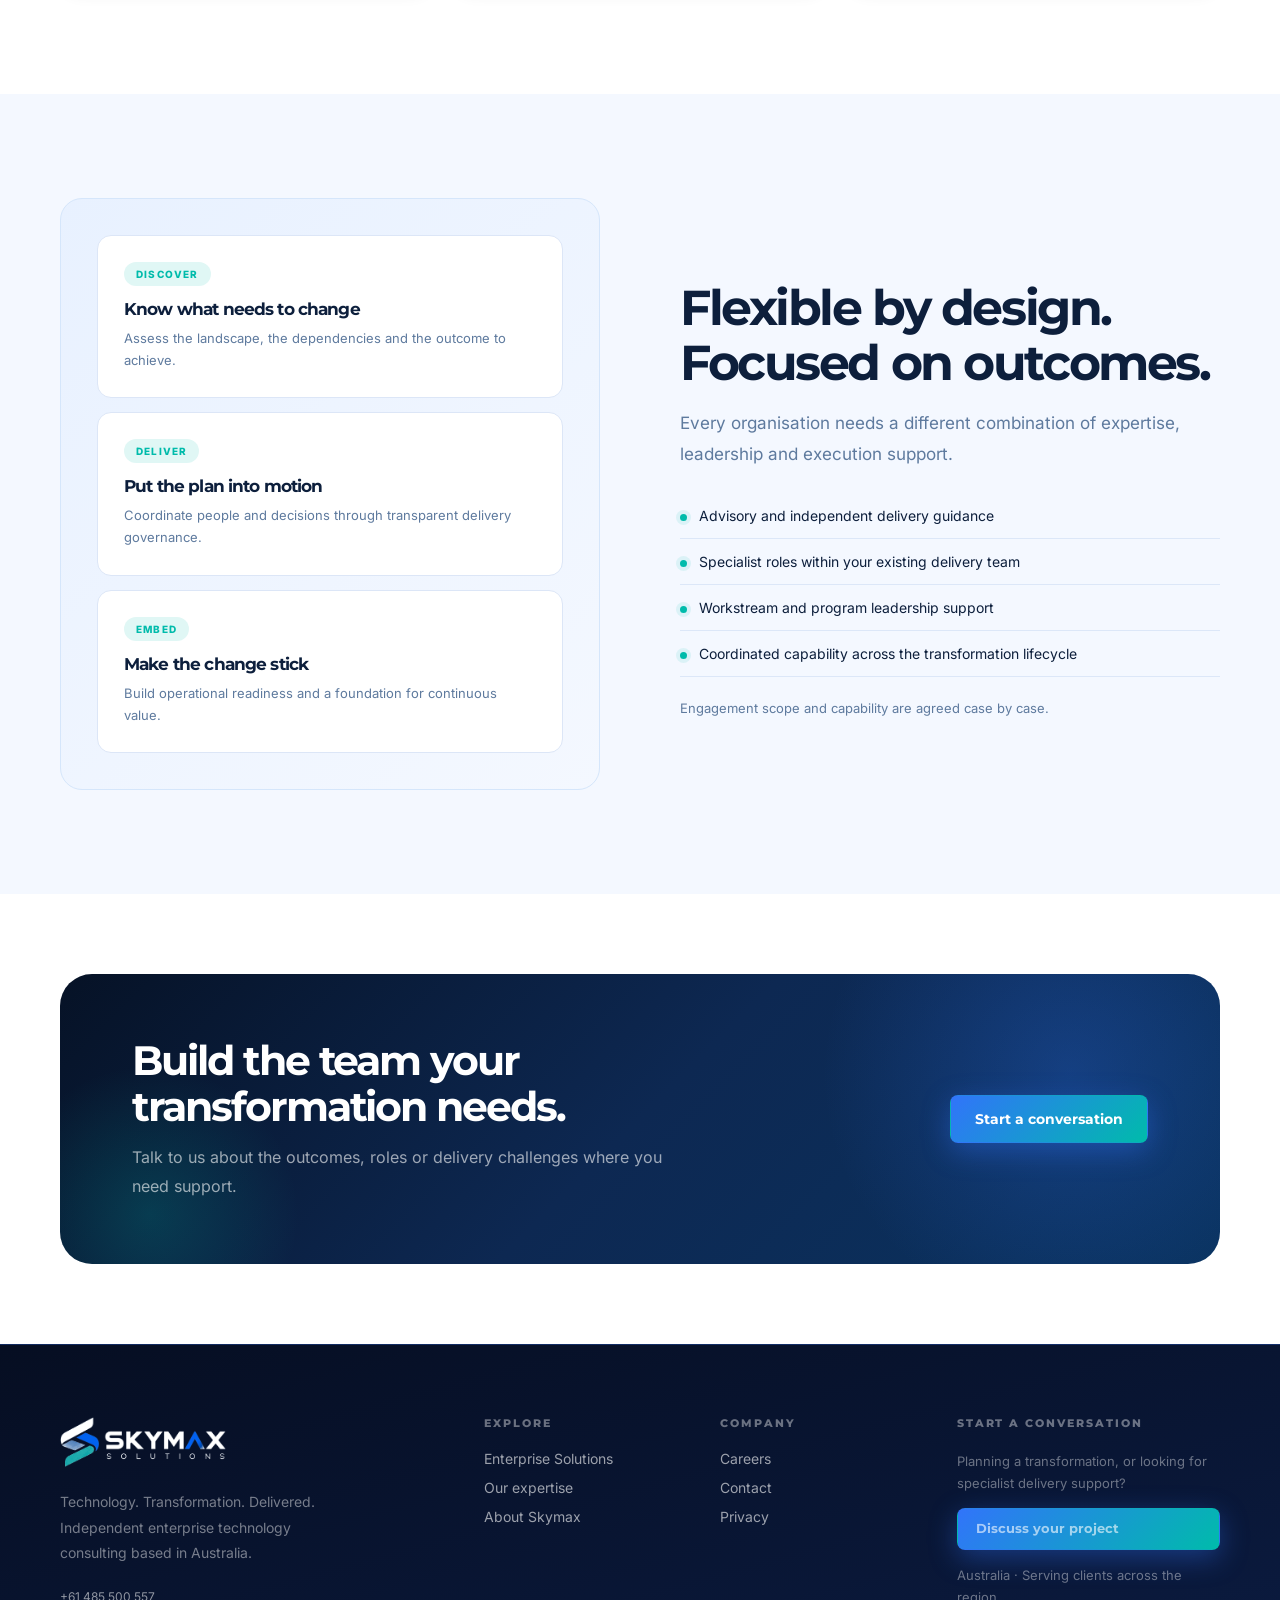
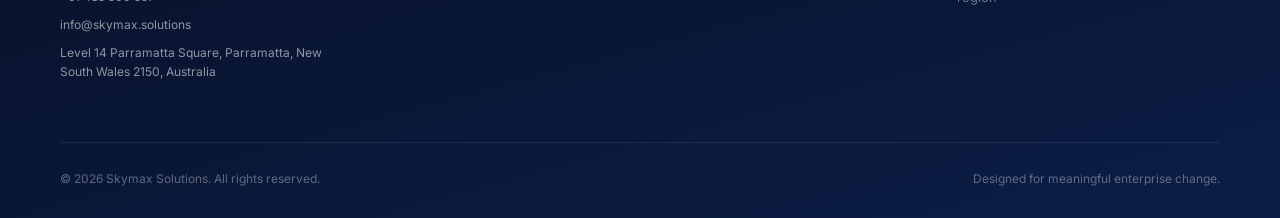
<file: services.html>
<!doctype html>
<html lang="en-AU">
<head>
<meta charset="utf-8">
<meta name="viewport" content="width=device-width, initial-scale=1">
<meta name="theme-color" content="#070e22">
<link rel="canonical" href="https://skymax.solutions/services">
<meta name="description" content="Skymax Solutions provides enterprise technology, integration, data, program delivery, testing and cutover consulting.">
<link rel="icon" href="assets/favicon.png" type="image/png">
<link rel="apple-touch-icon" href="assets/apple-touch-icon.png">
<link rel="stylesheet" href="assets/styles.css">
<link rel="stylesheet" href="assets/page-heroes.css">
<title>Enterprise transformation services | Skymax Solutions</title>
</head>
<body class="theme-one page-services">
<a class="skip" href="#main-content">Skip to content</a>

<header class="site-header">
  <div class="shell">
    <a href="index.html" aria-label="Skymax Solutions home">
      <img class="brand-logo" src="assets/logo-full-dark.png" width="1632" height="491" alt="Skymax Solutions">
    </a>
    <button class="menu-toggle" type="button" aria-expanded="false" aria-controls="primary-nav" aria-label="Open menu"><span></span><span></span><span></span></button>
    <nav class="nav" id="primary-nav" aria-label="Primary navigation">
      <a href="enterprise-solutions.html">Enterprise Solutions</a>
      <a href="services.html" aria-current="page">Services</a>
      <a href="about.html">About</a>
      <a href="careers.html">Careers</a>
      <a href="contact.html">Contact</a>
      <a class="btn" href="contact.html#contact-form">Talk to us</a>
    </nav>
  </div>
</header>

<main id="main-content">

  <section class="page-hero">
    <div class="shell">
      <div>

        <h1>Every moving part.<br><span class="gradient-text">One clear direction.</span></h1>
        <p>Enterprise transformation is complex. Skymax brings together technology advisory, delivery expertise and practical execution to keep the moving parts aligned.</p>
        <div class="hero-actions">
          <a class="btn" href="contact.html">Explore working together</a>
          <a class="btn-outline" href="enterprise-solutions.html">Workday services</a>
        </div>
      </div>
      <div class="page-art art-services" aria-hidden="true"><div class="art-title"><small>END-TO-END DELIVERY</small><strong>Complexity mapped.<br>Delivery connected.</strong></div><div class="route route-one"><b>01</b><span>Strategy</span><i></i></div><div class="route route-two"><b>02</b><span>Technology + data</span><i></i></div><div class="route route-three"><b>03</b><span>Change + delivery</span><i></i></div><div class="route-finish">Outcome</div></div>
    </div>
  </section>

  <!-- WHAT WE DO -->
  <section class="section">
    <div class="shell">
      <div class="section-head reveal">
        <div>

          <h2>Capability where it<br>matters most.</h2>
        </div>
        <p>Focused support from strategy to stabilisation, across the critical workstreams of transformation.</p>
      </div>
      <div class="card-grid">
        <article class="service-card reveal reveal-d1">
          <div class="card-icon">◉</div>
          <h3>Transformation strategy</h3>
          <p>Roadmaps, business needs, operating models, scope and delivery approach.</p>
        </article>
        <article class="service-card reveal reveal-d2">
          <div class="card-icon">⌘</div>
          <h3>Technology &amp; integration</h3>
          <p>Systems architecture, integration strategy, application impacts and solution alignment.</p>
        </article>
        <article class="service-card reveal reveal-d3">
          <div class="card-icon">≋</div>
          <h3>Data management</h3>
          <p>Data discovery, governance, mapping, cleansing, migration and reconciliation planning.</p>
        </article>
        <article class="service-card reveal reveal-d1">
          <div class="card-icon">◎</div>
          <h3>Program &amp; project delivery</h3>
          <p>PMO, program leadership, planning, governance, risks, financial tracking and stakeholder alignment.</p>
        </article>
        <article class="service-card reveal reveal-d2">
          <div class="card-icon">☑</div>
          <h3>Testing &amp; quality</h3>
          <p>Test strategies, test management, integration verification, UAT readiness and defect governance.</p>
        </article>
        <article class="service-card reveal reveal-d3">
          <div class="card-icon">◫</div>
          <h3>Cutover &amp; change</h3>
          <p>Transition planning, go-live readiness, deployment orchestration and business adoption.</p>
        </article>
      </div>
    </div>
  </section>

  <!-- HOW WE ENGAGE -->
  <section class="section section--soft">
    <div class="shell split">
      <div class="panel reveal">
        <div class="panel-stack">
          <article class="feature-card">
            <span class="pill">DISCOVER</span>
            <h3>Know what needs to change</h3>
            <p>Assess the landscape, the dependencies and the outcome to achieve.</p>
          </article>
          <article class="feature-card">
            <span class="pill">DELIVER</span>
            <h3>Put the plan into motion</h3>
            <p>Coordinate people and decisions through transparent delivery governance.</p>
          </article>
          <article class="feature-card">
            <span class="pill">EMBED</span>
            <h3>Make the change stick</h3>
            <p>Build operational readiness and a foundation for continuous value.</p>
          </article>
        </div>
      </div>
      <div class="reveal reveal-d2">

        <h2 style="margin-top:14px">Flexible by design.<br>Focused on outcomes.</h2>
        <p class="lead" style="margin-top:18px">Every organisation needs a different combination of expertise, leadership and execution support.</p>
        <ul class="arrow-list" style="margin-top:24px">
          <li>Advisory and independent delivery guidance</li>
          <li>Specialist roles within your existing delivery team</li>
          <li>Workstream and program leadership support</li>
          <li>Coordinated capability across the transformation lifecycle</li>
        </ul>
        <p class="muted" style="font-size:13px;margin-top:18px">Engagement scope and capability are agreed case by case.</p>
      </div>
    </div>
  </section>

  <!-- CTA -->
  <section class="section--tight">
    <div class="shell">
      <div class="big-cta reveal">
        <div>

          <h2>Build the team your transformation needs.</h2>
          <p>Talk to us about the outcomes, roles or delivery challenges where you need support.</p>
        </div>
        <a href="contact.html" class="btn" style="white-space:nowrap">Start a conversation</a>
      </div>
    </div>
  </section>

</main>

<footer class="site-footer">
  <div class="shell">
    <div class="footer-grid">
      <div>
        <a href="index.html" aria-label="Skymax Solutions home">
          <img class="brand-logo" src="assets/logo-full-dark.png" width="1632" height="491" alt="Skymax Solutions">
        </a>
        <p class="footer-desc">Technology. Transformation. Delivered.<br>Independent enterprise technology consulting based in Australia.</p>
        <div class="footer-contact">
          <a href="tel:+61485500557">+61 485 500 557</a>
          <a href="mailto:info@skymax.solutions">info@skymax.solutions</a>
          <address>Level 14 Parramatta Square, Parramatta, New South Wales 2150, Australia</address>
        </div>
      </div>
      <div class="footer-col">
        <h4>Explore</h4>
        <a href="enterprise-solutions.html">Enterprise Solutions</a>
        <a href="services.html">Our expertise</a>
        <a href="about.html">About Skymax</a>
      </div>
      <div class="footer-col">
        <h4>Company</h4>
        <a href="careers.html">Careers</a>
        <a href="contact.html">Contact</a>
        <a href="privacy.html">Privacy</a>
      </div>
      <div class="footer-col">
        <h4>Start a conversation</h4>
        <p>Planning a transformation, or looking for specialist delivery support?</p>
        <a href="contact.html" class="btn">Discuss your project</a>
        <p style="margin-top:14px">Australia · Serving clients across the region</p>
      </div>
    </div>
    <div class="footer-bottom">
      <span>© <span id="year">2026</span> Skymax Solutions. All rights reserved.</span>
      <span>Designed for meaningful enterprise change.</span>
    </div>
  </div>
</footer>

<script src="assets/site.js" defer></script>
</body>
</html>
</file>
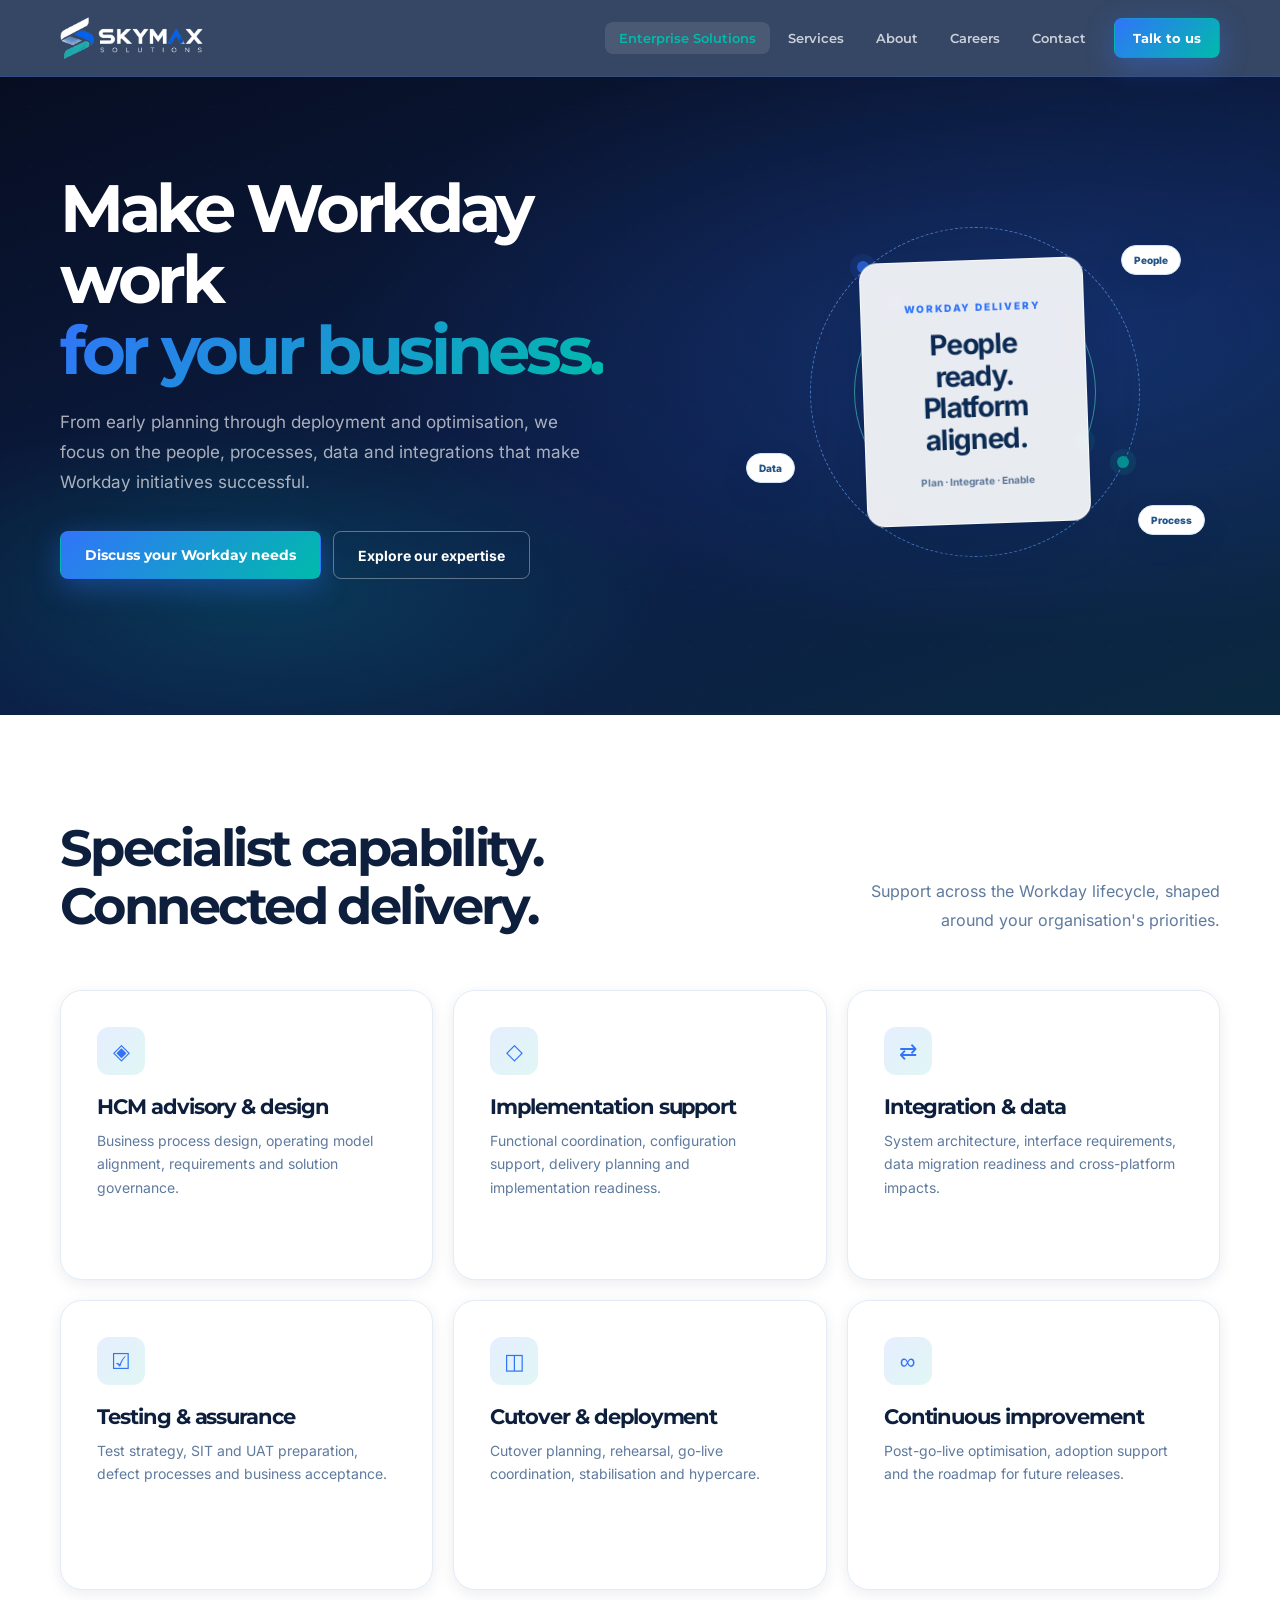
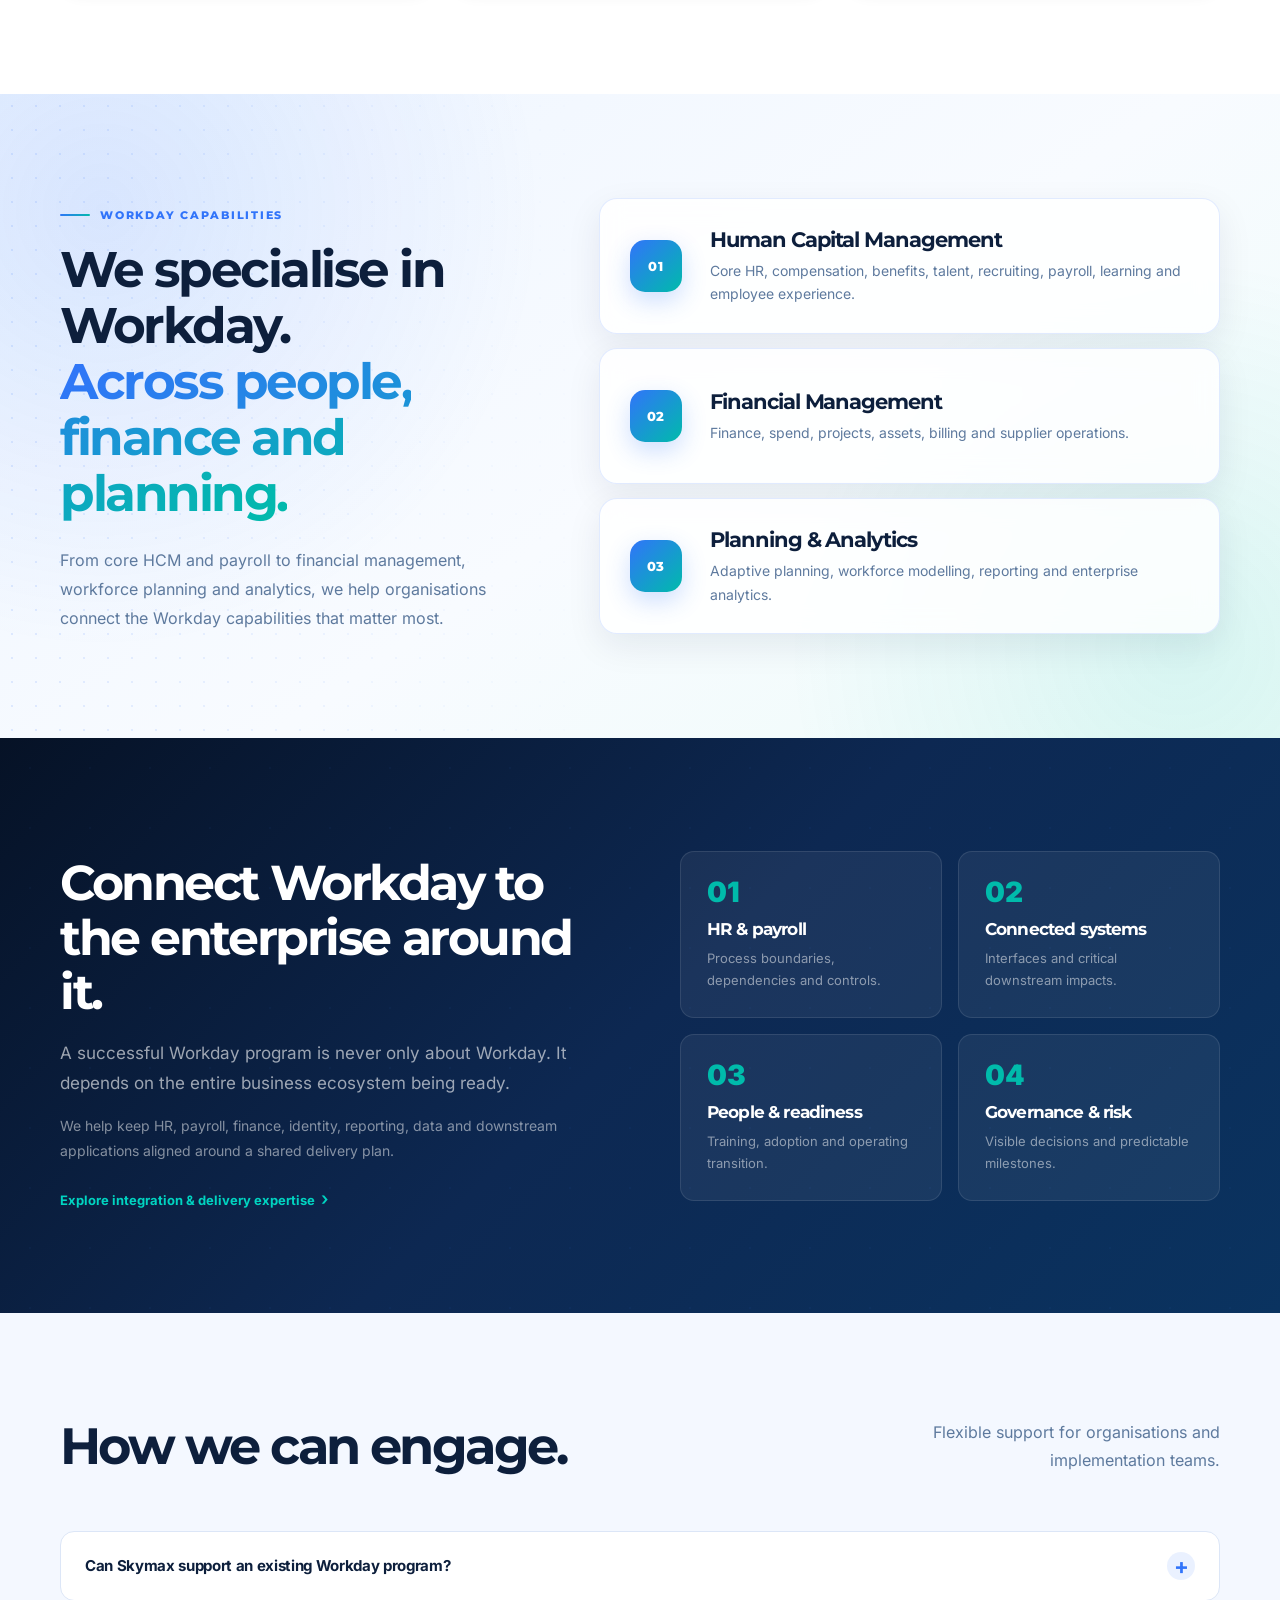
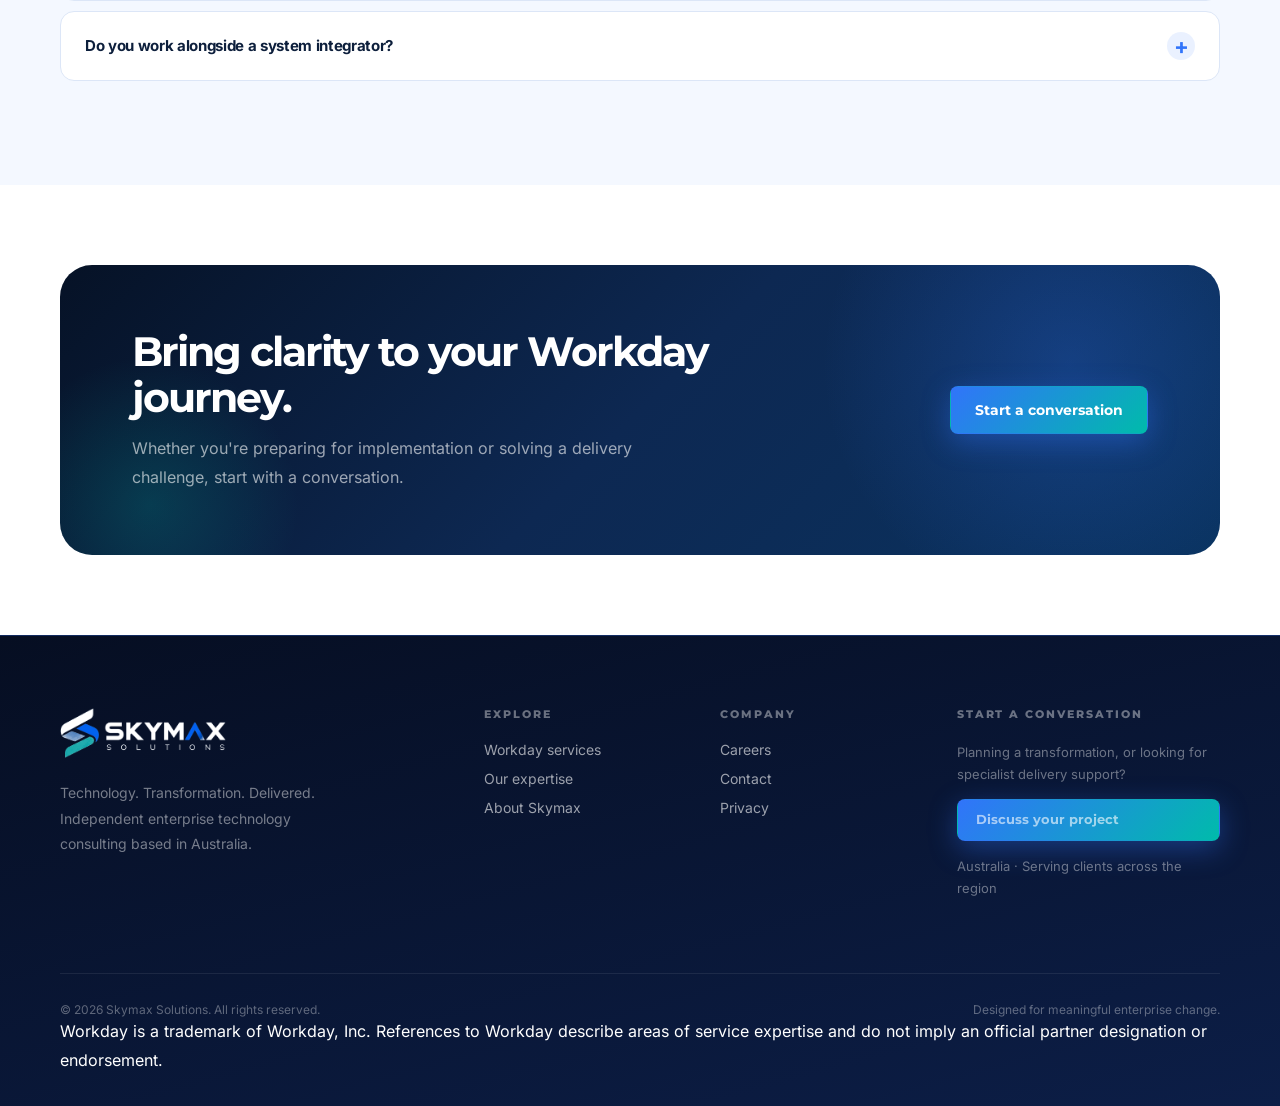
<file: workday.html>
<!doctype html>
<html lang="en-AU">
<head>
<meta charset="utf-8">
<meta name="viewport" content="width=device-width, initial-scale=1">
<meta name="theme-color" content="#070e22">
<meta name="description" content="Workday-focused consulting across HCM advisory, implementation support, testing, data, integration and cutover.">
<link rel="icon" href="assets/favicon.png" type="image/png">
<link rel="apple-touch-icon" href="assets/apple-touch-icon.png">
<link rel="stylesheet" href="assets/styles.css">
<link rel="stylesheet" href="assets/page-heroes.css">
<title>Workday services | Skymax Solutions</title>
</head>
<body class="theme-one page-workday">
<a class="skip" href="#main-content">Skip to content</a>

<header class="site-header">
  <div class="shell">
    <a href="index.html" aria-label="Skymax Solutions home">
      <img class="brand-logo" src="assets/logo-full-dark.png" width="1632" height="491" alt="Skymax Solutions">
    </a>
    <button class="menu-toggle" type="button" aria-expanded="false" aria-controls="primary-nav" aria-label="Open menu"><span></span><span></span><span></span></button>
    <nav class="nav" id="primary-nav" aria-label="Primary navigation">
      <a href="workday.html" aria-current="page">Enterprise Solutions</a>
      <a href="services.html">Services</a>
      <a href="about.html">About</a>
      <a href="careers.html">Careers</a>
      <a href="contact.html">Contact</a>
      <a class="btn" href="contact.html#contact-form">Talk to us</a>
    </nav>
  </div>
</header>

<main id="main-content">

  <!-- PAGE HERO -->
  <section class="page-hero">
    <div class="shell">
      <div>

        <h1>Make Workday work<br><span class="gradient-text">for your business.</span></h1>
        <p>From early planning through deployment and optimisation, we focus on the people, processes, data and integrations that make Workday initiatives successful.</p>
        <div class="hero-actions">
          <a class="btn" href="contact.html">Discuss your Workday needs</a>
          <a class="btn-outline" href="services.html">Explore our expertise</a>
        </div>
      </div>
      <div class="page-art art-workday" aria-hidden="true"><div class="orbit orbit-one"></div><div class="orbit orbit-two"></div><span class="art-chip chip-people">People</span><span class="art-chip chip-data">Data</span><span class="art-chip chip-process">Process</span><div class="art-core"><small>WORKDAY DELIVERY</small><strong>People ready.<br>Platform aligned.</strong><span>Plan · Integrate · Enable</span></div></div>
    </div>
  </section>

  <!-- WORKDAY SERVICES GRID -->
  <section class="section">
    <div class="shell">
      <div class="section-head reveal">
        <div>

          <h2>Specialist capability.<br>Connected delivery.</h2>
        </div>
        <p>Support across the Workday lifecycle, shaped around your organisation's priorities.</p>
      </div>
      <div class="card-grid">
        <article class="service-card reveal reveal-d1">
          <div class="card-icon">◈</div>
          <h3>HCM advisory &amp; design</h3>
          <p>Business process design, operating model alignment, requirements and solution governance.</p>
        </article>
        <article class="service-card reveal reveal-d2">
          <div class="card-icon">◇</div>
          <h3>Implementation support</h3>
          <p>Functional coordination, configuration support, delivery planning and implementation readiness.</p>
        </article>
        <article class="service-card reveal reveal-d3">
          <div class="card-icon">⇄</div>
          <h3>Integration &amp; data</h3>
          <p>System architecture, interface requirements, data migration readiness and cross-platform impacts.</p>
        </article>
        <article class="service-card reveal reveal-d1">
          <div class="card-icon">☑</div>
          <h3>Testing &amp; assurance</h3>
          <p>Test strategy, SIT and UAT preparation, defect processes and business acceptance.</p>
        </article>
        <article class="service-card reveal reveal-d2">
          <div class="card-icon">◫</div>
          <h3>Cutover &amp; deployment</h3>
          <p>Cutover planning, rehearsal, go-live coordination, stabilisation and hypercare.</p>
        </article>
        <article class="service-card reveal reveal-d3">
          <div class="card-icon">∞</div>
          <h3>Continuous improvement</h3>
          <p>Post-go-live optimisation, adoption support and the roadmap for future releases.</p>
        </article>
      </div>
    </div>
  </section>

  <!-- WORKDAY CAPABILITIES -->
  <section class="section workday-capabilities">
    <div class="shell capabilities-layout">
      <div class="capabilities-copy reveal">
        <span class="capabilities-eyebrow">Workday capabilities</span>
        <h2>We specialise in Workday.<br><span class="gradient-text">Across people, finance and planning.</span></h2>
        <p>From core HCM and payroll to financial management, workforce planning and analytics, we help organisations connect the Workday capabilities that matter most.</p>
      </div>
      <div class="capabilities-list">
        <article class="capability-panel reveal reveal-d1">
          <span class="capability-index" aria-hidden="true">01</span>
          <div>
            <h3>Human Capital Management</h3>
            <p>Core HR, compensation, benefits, talent, recruiting, payroll, learning and employee experience.</p>
          </div>
        </article>
        <article class="capability-panel reveal reveal-d2">
          <span class="capability-index" aria-hidden="true">02</span>
          <div>
            <h3>Financial Management</h3>
            <p>Finance, spend, projects, assets, billing and supplier operations.</p>
          </div>
        </article>
        <article class="capability-panel reveal reveal-d3">
          <span class="capability-index" aria-hidden="true">03</span>
          <div>
            <h3>Planning &amp; Analytics</h3>
            <p>Adaptive planning, workforce modelling, reporting and enterprise analytics.</p>
          </div>
        </article>
      </div>
    </div>
  </section>

  <!-- BIG PICTURE — DARK -->
  <section class="section section--dark">
    <div class="shell">
      <div class="split">
        <div class="reveal">

          <h2 style="color:#fff;margin-top:14px">Connect Workday to the enterprise around it.</h2>
          <p style="color:rgba(255,255,255,.6);font-size:17px;margin:18px 0 14px;line-height:1.8">A successful Workday program is never only about Workday. It depends on the entire business ecosystem being ready.</p>
          <p style="color:rgba(255,255,255,.5);font-size:14px;line-height:1.8">We help keep HR, payroll, finance, identity, reporting, data and downstream applications aligned around a shared delivery plan.</p>
          <a href="services.html" class="text-link text-link--on-dark" style="margin-top:28px">Explore integration &amp; delivery expertise</a>
        </div>
        <div class="feature-grid reveal reveal-d2">
          <article class="feature-card" style="background:rgba(255,255,255,.06);border-color:rgba(255,255,255,.1)">
            <div class="feature-num" style="-webkit-text-fill-color:unset;background:none;color:var(--teal)">01</div>
            <h3 style="color:#fff">HR &amp; payroll</h3>
            <p style="color:rgba(255,255,255,.5)">Process boundaries, dependencies and controls.</p>
          </article>
          <article class="feature-card" style="background:rgba(255,255,255,.06);border-color:rgba(255,255,255,.1)">
            <div class="feature-num" style="-webkit-text-fill-color:unset;background:none;color:var(--teal)">02</div>
            <h3 style="color:#fff">Connected systems</h3>
            <p style="color:rgba(255,255,255,.5)">Interfaces and critical downstream impacts.</p>
          </article>
          <article class="feature-card" style="background:rgba(255,255,255,.06);border-color:rgba(255,255,255,.1)">
            <div class="feature-num" style="-webkit-text-fill-color:unset;background:none;color:var(--teal)">03</div>
            <h3 style="color:#fff">People &amp; readiness</h3>
            <p style="color:rgba(255,255,255,.5)">Training, adoption and operating transition.</p>
          </article>
          <article class="feature-card" style="background:rgba(255,255,255,.06);border-color:rgba(255,255,255,.1)">
            <div class="feature-num" style="-webkit-text-fill-color:unset;background:none;color:var(--teal)">04</div>
            <h3 style="color:#fff">Governance &amp; risk</h3>
            <p style="color:rgba(255,255,255,.5)">Visible decisions and predictable milestones.</p>
          </article>
        </div>
      </div>
    </div>
  </section>

  <!-- FAQ -->
  <section class="section section--soft">
    <div class="shell">
      <div class="section-head reveal">
        <div>

          <h2>How we can engage.</h2>
        </div>
        <p>Flexible support for organisations and implementation teams.</p>
      </div>
      <div class="faq reveal">
        <details>
          <summary>Can Skymax support an existing Workday program?</summary>
          <p>Yes. We can discuss targeted delivery support such as program leadership, design coordination, integration planning, data readiness, testing or cutover, depending on your requirements and available capability.</p>
        </details>
        <details>
          <summary>Do you work alongside a system integrator?</summary>
          <p>Our engagement model can accommodate working alongside client teams, implementation partners and other technology providers to support coordinated delivery.</p>
        </details>
      </div>
    </div>
  </section>

  <!-- CTA -->
  <section class="section--tight">
    <div class="shell">
      <div class="big-cta reveal">
        <div>

          <h2>Bring clarity to your Workday journey.</h2>
          <p>Whether you're preparing for implementation or solving a delivery challenge, start with a conversation.</p>
        </div>
        <a href="contact.html" class="btn" style="white-space:nowrap">Start a conversation</a>
      </div>
    </div>
  </section>

</main>

<footer class="site-footer">
  <div class="shell">
    <div class="footer-grid">
      <div>
        <a href="index.html" aria-label="Skymax Solutions home">
          <img class="brand-logo" src="assets/logo-full-dark.png" width="1632" height="491" alt="Skymax Solutions">
        </a>
        <p class="footer-desc">Technology. Transformation. Delivered.<br>Independent enterprise technology consulting based in Australia.</p>
      </div>
      <div class="footer-col">
        <h4>Explore</h4>
        <a href="workday.html">Workday services</a>
        <a href="services.html">Our expertise</a>
        <a href="about.html">About Skymax</a>
      </div>
      <div class="footer-col">
        <h4>Company</h4>
        <a href="careers.html">Careers</a>
        <a href="contact.html">Contact</a>
        <a href="privacy.html">Privacy</a>
      </div>
      <div class="footer-col">
        <h4>Start a conversation</h4>
        <p>Planning a transformation, or looking for specialist delivery support?</p>
        <a href="contact.html" class="btn">Discuss your project</a>
        <p style="margin-top:14px">Australia · Serving clients across the region</p>
      </div>
    </div>
    <div class="footer-bottom">
      <span>© <span id="year">2026</span> Skymax Solutions. All rights reserved.</span>
      <span>Designed for meaningful enterprise change.</span>
    </div>
    <p class="footer-disclaimer">Workday is a trademark of Workday, Inc. References to Workday describe areas of service expertise and do not imply an official partner designation or endorsement.</p>
  </div>
</footer>

<script src="assets/site.js" defer></script>
</body>
</html>
</file>
<file: assets/styles.css>
@font-face {
  font-family: 'Inter';
  src: url('fonts/inter-latin-wght-normal.woff2') format('woff2');
  font-weight: 100 900;
  font-display: swap;
}
@font-face {
  font-family: 'Montserrat';
  src: url('fonts/montserrat-latin-wght-normal.woff2') format('woff2');
  font-weight: 100 900;
  font-display: swap;
}

/* ── TOKENS ────────────────────────────────────────────── */
:root {
  --navy:      #0a1f44;
  --navy-mid:  #0f2e5b;
  --navy-lite: #1a3f73;
  --blue:      #3174FA;
  --blue-lite: #5b93fb;
  --teal:      #00BBAB;
  --teal-lite: #00d4c1;
  --ink:       #0d1f3c;
  --muted:     #5e7a9e;
  --line:      #dce6f7;
  --soft:      #f4f8ff;
  --white:     #ffffff;

  --grad-main: linear-gradient(135deg, var(--blue) 0%, var(--teal) 100%);
  --grad-dark: linear-gradient(135deg, #061226 0%, #0d2852 50%, #0a3360 100%);
  --grad-hero: radial-gradient(ellipse 90% 80% at 80% 40%, rgba(49,116,250,.22) 0%, transparent 60%),
               radial-gradient(ellipse 60% 50% at 20% 80%, rgba(0,187,171,.18) 0%, transparent 55%),
               linear-gradient(160deg, #070e22 0%, #0c1e47 60%, #0a2840 100%);

  --shadow-sm:  0 4px 15px rgba(13,31,60,.08);
  --shadow-md:  0 12px 40px rgba(13,31,60,.14);
  --shadow-lg:  0 24px 70px rgba(13,31,60,.22);
  --shadow-glow: 0 0 40px rgba(49,116,250,.25);
  --radius-sm:  8px;
  --radius-md:  14px;
  --radius-lg:  22px;
  --radius-xl:  32px;
}

/* ── RESET & BASE ──────────────────────────────────────── */
*, *::before, *::after { box-sizing: border-box; margin: 0; }
html { scroll-behavior: smooth; font-size: 16px; }
#contact-form { scroll-margin-top: 104px; }
body {
  font-family: 'Inter', ui-sans-serif, -apple-system, BlinkMacSystemFont, 'Segoe UI', Arial, sans-serif;
  color: var(--ink);
  background: #fff;
  -webkit-font-smoothing: antialiased;
  overflow-x: hidden;
}
h1,h2,h3,h4 { font-family: 'Montserrat', 'Segoe UI', sans-serif; line-height: 1.12; letter-spacing: -.05em; }
p { line-height: 1.78; }
a { color: inherit; text-decoration: none; }
button, input, textarea, select { font: inherit; }
button { cursor: pointer; }
svg { display: block; }
img { max-width: 100%; display: block; }
ul, ol { padding: 0; list-style: none; }

/* ── LAYOUT ────────────────────────────────────────────── */
.shell { width: min(1160px, calc(100% - 64px)); margin-inline: auto; }

/* ── ACCESSIBILITY ─────────────────────────────────────── */
.skip {
  position: absolute; top: -80px; left: 16px; z-index: 200;
  background: var(--blue); color: #fff; padding: 12px 22px;
  border-radius: var(--radius-sm); font-weight: 700;
  transition: top .2s;
}
.skip:focus { top: 12px; }
:focus-visible { outline: 2px solid var(--teal); outline-offset: 4px; }

/* ── SCROLL REVEAL ─────────────────────────────────────── */
.reveal {
  opacity: 0;
  transform: translateY(32px);
  transition: opacity .65s cubic-bezier(.22,.68,0,1.05), transform .65s cubic-bezier(.22,.68,0,1.05);
}
.reveal.visible { opacity: 1; transform: none; }
.reveal-d1 { transition-delay: .1s; }
.reveal-d2 { transition-delay: .2s; }
.reveal-d3 { transition-delay: .3s; }
.reveal-d4 { transition-delay: .4s; }

/* ── TYPOGRAPHY UTILITIES ──────────────────────────────── */
.hero-context {
  margin: 0;
  color: rgba(255,255,255,.66);
  font-family: 'Montserrat', 'Segoe UI', sans-serif;
  font-size: 11px;
  font-weight: 650;
  letter-spacing: .13em;
  text-transform: uppercase;
}
.btn,.nav,.menu-toggle { font-family: 'Montserrat', 'Segoe UI', sans-serif; }
.gradient-text {
  background: var(--grad-main);
  -webkit-background-clip: text; -webkit-text-fill-color: transparent;
  background-clip: text;
}
.lead { font-size: 17px; color: var(--muted); line-height: 1.8; }
.muted { color: var(--muted); }

/* ── BUTTONS ───────────────────────────────────────────── */
.btn, .btn-outline, .btn-ghost {
  display: inline-flex; align-items: center; justify-content: center;
  gap: 8px; border-radius: var(--radius-sm); font-weight: 700;
  font-size: 14px; padding: 13px 24px; min-height: 48px;
  border: 1.5px solid transparent;
  transition: transform .2s, box-shadow .2s, background .2s, border-color .2s;
  white-space: nowrap;
}
.btn {
  background: var(--grad-main); color: #fff;
  box-shadow: 0 8px 28px rgba(49,116,250,.38);
}
.btn:hover {
  transform: translateY(-2px);
  box-shadow: 0 14px 40px rgba(49,116,250,.52);
}
.btn-outline {
  background: transparent; color: #fff;
  border-color: rgba(255,255,255,.35);
  backdrop-filter: blur(8px);
}
.btn-outline:hover {
  background: rgba(255,255,255,.1);
  border-color: rgba(255,255,255,.6);
  transform: translateY(-2px);
}
.btn-ghost {
  background: rgba(49,116,250,.08); color: var(--blue);
  border-color: rgba(49,116,250,.22);
}
.btn-ghost:hover {
  background: rgba(49,116,250,.15);
  transform: translateY(-2px);
}
.btn-light {
  display: inline-flex; align-items: center; gap: 8px;
  background: rgba(255,255,255,.12); color: #fff;
  border: 1.5px solid rgba(255,255,255,.28);
  border-radius: var(--radius-sm); font-weight: 700;
  font-size: 14px; padding: 13px 24px; min-height: 48px;
  backdrop-filter: blur(10px);
  transition: background .2s, transform .2s;
}
.btn-light:hover { background: rgba(255,255,255,.22); transform: translateY(-2px); }
.text-link {
  font-size: 13px; color: var(--blue); font-weight: 700;
  display: inline-flex; align-items: center; gap: 6px;
  transition: gap .2s;
}
.text-link::after {
  content: '›'; font-size: 18px; line-height: 1; font-weight: 600;
  transform: translateY(-1px);
}
.text-link:hover { gap: 10px; }
.text-link--on-dark { color: var(--teal-lite); }

/* ── NAVBAR ────────────────────────────────────────────── */
.site-header {
  position: sticky; top: 0; z-index: 100;
  background: rgba(10,31,68,.82);
  backdrop-filter: blur(20px) saturate(180%);
  -webkit-backdrop-filter: blur(20px) saturate(180%);
  border-bottom: 1px solid rgba(49,116,250,.18);
  transition: box-shadow .3s;
}
.site-header.scrolled { box-shadow: 0 8px 40px rgba(0,0,0,.35); }
.site-header .shell {
  height: 76px; display: flex; align-items: center;
  justify-content: space-between; gap: 28px;
}
.site-header .shell > a:first-child {
  align-self: stretch; display: flex; align-items: center;
}
.brand {
  display: inline-flex; gap: 12px; align-items: center;
  color: #fff; white-space: nowrap; flex-shrink: 0;
}
.brand .mark { width: 38px; height: 44px; }
.brand-logo {
  display: block;
  width: auto;
  height: 43px;
  object-fit: contain;
  flex-shrink: 0;
}
.wordmark {
  display: inline-block; font-weight: 900; font-size: 24px;
  line-height: .95; letter-spacing: -.07em; color: #fff;
}
.wordmark small {
  display: block; font-size: 8.5px; font-weight: 700;
  letter-spacing: .5em; padding-left: 2px; margin-top: 8px;
  color: rgba(255,255,255,.7);
}
.nav { align-self: stretch; display: flex; align-items: center; gap: 4px; }
.nav > a:not(.btn) {
  font-size: 13px; font-weight: 600; color: rgba(255,255,255,.75);
  padding: 8px 14px; border-radius: var(--radius-sm);
  transition: color .2s, background .2s;
}
.nav > a:not(.btn):hover,
.nav > a[aria-current="page"] { color: #fff; background: rgba(255,255,255,.1); }
.nav > a[aria-current="page"] { color: var(--teal); }
.nav .btn { font-size: 13px; padding: 10px 18px; min-height: 40px; margin-left: 10px; }
.menu-toggle {
  display: none; width: 44px; height: 44px; padding: 0;
  align-items: center; justify-content: center; flex-direction: column; gap: 5px;
  background: rgba(255,255,255,.08); border: 1px solid rgba(255,255,255,.18);
  border-radius: var(--radius-sm); color: #fff;
  transition: background .2s, border-color .2s;
}
.menu-toggle:hover { background: rgba(255,255,255,.14); border-color: rgba(255,255,255,.32); }
.menu-toggle span {
  display: block; width: 20px; height: 2px; border-radius: 2px;
  background: currentColor; transform-origin: center; transition: transform .25s, opacity .2s;
}
.menu-toggle.is-open span:nth-child(1) { transform: translateY(7px) rotate(45deg); }
.menu-toggle.is-open span:nth-child(2) { opacity: 0; }
.menu-toggle.is-open span:nth-child(3) { transform: translateY(-7px) rotate(-45deg); }

/* ── NAV MOBILE ────────────────────────────────────────── */
@media(max-width:800px) {
  .menu-toggle { display: inline-flex; }
  .nav {
    display: none; position: absolute; top: 76px; left: 16px; right: 16px;
    flex-direction: column; align-items: stretch; gap: 4px;
    background: #0c1e47; border: 1px solid rgba(49,116,250,.25);
    border-radius: var(--radius-md); padding: 16px;
    box-shadow: 0 20px 60px rgba(0,0,0,.5);
  }
  .nav.open { display: flex; }
  .nav > a:not(.btn) { padding: 14px 16px; }
  .nav .btn { margin: 8px 0 0; text-align: center; }
}

/* ── HERO (HOME) ───────────────────────────────────────── */
.hero {
  background: var(--grad-hero);
  overflow: hidden; position: relative;
  padding: 110px 0 120px;
}
.hero::before {
  content: '';
  position: absolute; inset: 0; z-index: 0;
  background: url("data:image/svg+xml,%3Csvg width='60' height='60' viewBox='0 0 60 60' xmlns='http://www.w3.org/2000/svg'%3E%3Cg fill='none' fill-rule='evenodd'%3E%3Cg fill='%233174FA' fill-opacity='0.04'%3E%3Ccircle cx='30' cy='30' r='1.5'/%3E%3C/g%3E%3C/g%3E%3C/svg%3E") repeat;
}
.hero-inner {
  position: relative; z-index: 1;
  display: grid; grid-template-columns: 1.05fr .95fr;
  align-items: center; gap: 60px;
}
.hero h1 {
  font-size: clamp(52px, 5.8vw, 82px);
  line-height: 1.04; letter-spacing: -.065em;
  color: #fff; margin: 22px 0 24px;
}
.hero-copy { font-size: 17px; color: rgba(255,255,255,.68); line-height: 1.8; max-width: 500px; }
.hero-actions { display: flex; flex-wrap: wrap; gap: 12px; margin: 36px 0 32px; }
.hero-badge {
  display: inline-flex; align-items: center; gap: 10px;
  font-size: 12px; color: rgba(255,255,255,.55); font-weight: 500;
}
.hero-badge-dot {
  width: 8px; height: 8px; border-radius: 50%;
  background: var(--teal); box-shadow: 0 0 0 4px rgba(0,187,171,.2);
  animation: pulse 2.5s ease-in-out infinite;
}
@keyframes pulse {
  0%, 100% { box-shadow: 0 0 0 4px rgba(0,187,171,.2); }
  50%       { box-shadow: 0 0 0 8px rgba(0,187,171,.08); }
}

/* ── HERO GRAPHIC ──────────────────────────────────────── */
.hero-visual { position: relative; height: 460px; }
.hero-orb {
  position: absolute; inset: 50px 60px;
  background: radial-gradient(circle at 30% 25%, #6da8ff, #3174fa 45%, #1a3fad 72%, #091f6b);
  border-radius: 50%;
  box-shadow: 0 0 80px rgba(49,116,250,.45), inset -30px -30px 60px rgba(0,0,0,.3);
  animation: floatOrb 8s ease-in-out infinite;
}
.hero-orb::after {
  content: ''; position: absolute; inset: 18px;
  border: 1px solid rgba(255,255,255,.2); border-radius: 50%;
  transform: rotate(55deg) scaleX(.7);
}
@keyframes floatOrb {
  0%,100% { transform: translateY(0); }
  50%     { transform: translateY(-12px); }
}
.hero-ring {
  position: absolute; border-radius: 50%;
  border: 1px dashed rgba(100,160,255,.35);
}
.hero-ring:nth-child(1) { inset: 0; animation: spin 30s linear infinite; }
.hero-ring:nth-child(2) { inset: -35px; border-color: rgba(0,187,171,.2); animation: spin 45s linear infinite reverse; }
.hero-ring:nth-child(3) { inset: -75px; border-color: rgba(49,116,250,.12); animation: spin 60s linear infinite; }
@keyframes spin { to { transform: rotate(360deg); } }
.float-card {
  position: absolute; background: rgba(15,30,65,.7);
  border: 1px solid rgba(49,116,250,.3); border-radius: var(--radius-md);
  padding: 16px 20px; backdrop-filter: blur(16px);
  box-shadow: 0 20px 50px rgba(0,0,0,.4); min-width: 185px;
  animation: floatCard 6s ease-in-out infinite;
}
.float-card:nth-child(5) { left: -10px; top: 60px; animation-delay: 0s; }
.float-card:nth-child(6) { right: -10px; top: 170px; animation-delay: 1.5s; }
.float-card:nth-child(7) { left: 50px; bottom: 30px; animation-delay: 3s; }
@keyframes floatCard {
  0%,100% { transform: translateY(0) rotate(var(--rot,0deg)); }
  50%     { transform: translateY(-8px) rotate(var(--rot,0deg)); }
}
.float-card:nth-child(5) { --rot: -4deg; }
.float-card:nth-child(6) { --rot: 4deg; }
.float-card:nth-child(7) { --rot: 2deg; }
.float-card .fc-tag {
  font-size: 9px; font-weight: 800; letter-spacing: .15em; text-transform: uppercase;
  color: var(--teal); background: rgba(0,187,171,.12); border-radius: 99px;
  padding: 5px 10px; display: inline-block; margin-bottom: 9px;
}
.float-card strong { color: #fff; font-size: 13px; display: block; }
.float-card span { color: rgba(255,255,255,.5); font-size: 11px; margin-top: 4px; display: block; }

/* ── STATS STRIPE ──────────────────────────────────────── */
.stats-stripe {
  background: #fff;
  border-bottom: 1px solid var(--line);
}
.stats-stripe .shell {
  display: grid; grid-template-columns: repeat(4,1fr);
  padding: 36px 0;
  gap: 0;
}
.stat-item {
  text-align: center; padding: 0 24px;
  border-right: 1px solid var(--line);
}
.stat-item:last-child { border-right: none; }
.stat-num {
  font-size: 38px; font-weight: 900; letter-spacing: -.04em;
  background: var(--grad-main); -webkit-background-clip: text;
  -webkit-text-fill-color: transparent; background-clip: text;
  line-height: 1;
}
.stat-label { font-size: 12px; color: var(--muted); margin-top: 6px; font-weight: 500; }

/* ── SECTIONS ──────────────────────────────────────────── */
.section { padding: 104px 0; }
.section--soft { background: var(--soft); }
.section--dark {
  background: var(--grad-dark);
  position: relative; overflow: hidden;
}
.section--dark::before {
  content: ''; position: absolute; inset: 0; z-index: 0;
  background: url("data:image/svg+xml,%3Csvg width='60' height='60' viewBox='0 0 60 60' xmlns='http://www.w3.org/2000/svg'%3E%3Ccircle cx='30' cy='30' r='1' fill='%233174FA' fill-opacity='.05'/%3E%3C/svg%3E") repeat;
}
.section--dark > * { position: relative; z-index: 1; }
.section--tight { padding: 80px 0; }
.section-head {
  display: grid; grid-template-columns: 1fr auto;
  align-items: end; gap: 32px; margin-bottom: 56px;
}
.section-head h2 { font-size: clamp(32px, 4vw, 52px); margin-top: 0; }
.section-head p { max-width: 350px; color: var(--muted); text-align: right; }
.section-head--center { grid-template-columns: 1fr; text-align: center; }
.section-head--center p { max-width: 500px; margin: 0 auto; text-align: center; }

/* Page hero */
.page-hero {
  background: var(--grad-hero);
  padding: 96px 0 104px; overflow: hidden; position: relative;
}
.page-hero::before {
  content: ''; position: absolute; inset: 0;
  background: url("data:image/svg+xml,%3Csvg width='60' height='60' viewBox='0 0 60 60' xmlns='http://www.w3.org/2000/svg'%3E%3Ccircle cx='30' cy='30' r='1' fill='%233174FA' fill-opacity='.05'/%3E%3C/svg%3E") repeat;
}
.page-hero .shell {
  position: relative; z-index: 1;
  display: grid; grid-template-columns: 1.1fr .9fr;
  align-items: center; gap: 70px;
}
.page-hero h1 {
  font-size: clamp(44px, 5.2vw, 70px);
  line-height: 1.07; letter-spacing: -.065em;
  color: #fff; margin: 0 0 20px;
}
.page-hero p { font-size: 17px; color: rgba(255,255,255,.65); max-width: 520px; }
.hero-actions { display: flex; flex-wrap: wrap; gap: 12px; margin-top: 34px; }

/* Hero glass card */
.hero-glass-wrap {
  display: grid; place-items: center; min-height: 320px;
}
.hero-glass-card {
  width: 90%; background: rgba(255,255,255,.07);
  border: 1px solid rgba(255,255,255,.15); border-radius: var(--radius-lg);
  padding: 36px; backdrop-filter: blur(20px); transform: rotate(-3deg);
  box-shadow: 0 30px 80px rgba(0,0,0,.4), inset 0 1px 0 rgba(255,255,255,.1);
  position: relative;
}
.hero-glass-card::before {
  content: ''; position: absolute; inset: -40px -35px 40px 40px; z-index: -1;
  background: radial-gradient(circle, #6da8ff, #3174fa 55%, #1a3fa8);
  border-radius: 48%; filter: blur(1px); opacity: .75;
}
.hero-glass-card .card-eyebrow { color: var(--teal); margin-bottom: 16px; }
.hero-glass-card h3 { font-size: 27px; color: #fff; margin-bottom: 20px; }
.glass-line {
  height: 8px; border-radius: 99px; background: rgba(255,255,255,.12); margin: 10px 0;
}
.glass-line.short { width: 60%; }
.glass-metric {
  display: flex; align-items: center; gap: 12px; margin-top: 22px;
  color: var(--teal-lite); font-weight: 700; font-size: 13px;
}
.glass-dot {
  width: 12px; height: 12px; border-radius: 50%; background: var(--teal);
  box-shadow: 0 0 0 5px rgba(0,187,171,.2); flex-shrink: 0;
}

/* ── SERVICE CARDS ─────────────────────────────────────── */
.card-grid { display: grid; grid-template-columns: repeat(3,1fr); gap: 20px; }
.service-card {
  background: #fff; border: 1px solid #e2ecf7;
  border-radius: var(--radius-lg); padding: 36px;
  display: flex; flex-direction: column; min-height: 290px;
  box-shadow: var(--shadow-sm); position: relative; overflow: hidden;
  transition: transform .3s, box-shadow .3s, border-color .3s;
}
.service-card::before {
  content: ''; position: absolute; top: 0; left: 0; right: 0; height: 3px;
  background: var(--grad-main); opacity: 0; transition: opacity .3s;
}
.service-card:hover { transform: translateY(-6px); box-shadow: var(--shadow-md); border-color: rgba(49,116,250,.3); }
.service-card:hover::before { opacity: 1; }
.card-icon {
  width: 48px; height: 48px; border-radius: 12px;
  background: linear-gradient(135deg, rgba(49,116,250,.12), rgba(0,187,171,.12));
  display: grid; place-items: center; font-size: 22px;
  color: var(--blue); flex-shrink: 0;
}
.service-card h3 { font-size: 21px; margin: 20px 0 10px; }
.service-card p { font-size: 14px; color: var(--muted); line-height: 1.7; margin-bottom: 24px; }
.service-card .text-link { margin-top: auto; }

/* Workday capability pillars */
.workday-capabilities {
  position: relative; overflow: hidden;
  background:
    radial-gradient(circle at 8% 18%, rgba(49,116,250,.13), transparent 34%),
    radial-gradient(circle at 92% 86%, rgba(0,187,171,.1), transparent 30%),
    linear-gradient(145deg, #eef5ff 0%, #f8fbff 54%, #eefcf9 100%);
}
.workday-capabilities::before {
  content: ''; position: absolute; inset: 0; pointer-events: none;
  background-image: radial-gradient(rgba(49,116,250,.13) 1px, transparent 1px);
  background-size: 24px 24px; mask-image: linear-gradient(90deg, #000, transparent 48%);
  -webkit-mask-image: linear-gradient(90deg, #000, transparent 48%);
}
.capabilities-layout {
  position: relative; display: grid;
  grid-template-columns: minmax(0,.85fr) minmax(0,1.15fr);
  align-items: center; gap: 80px;
}
.capabilities-copy { max-width: 490px; }
.capabilities-eyebrow {
  display: inline-flex; align-items: center; gap: 10px;
  color: var(--blue); font-family: 'Montserrat', 'Segoe UI', sans-serif;
  font-size: 11px; font-weight: 800; letter-spacing: .16em;
  text-transform: uppercase; margin-bottom: 20px;
}
.capabilities-eyebrow::before {
  content: ''; width: 30px; height: 2px; border-radius: 99px;
  background: var(--grad-main);
}
.capabilities-copy h2 { font-size: clamp(34px, 4vw, 50px); }
.capabilities-copy p {
  max-width: 460px; margin-top: 24px;
  color: var(--muted); font-size: 16px; line-height: 1.8;
}
.capabilities-list { display: grid; grid-auto-rows: 1fr; gap: 14px; }
.capability-panel {
  display: grid; grid-template-columns: 58px 1fr; align-items: center; gap: 22px;
  padding: 27px 30px; background: rgba(255,255,255,.84);
  border: 1px solid rgba(49,116,250,.14); border-radius: 18px;
  box-shadow: 0 12px 35px rgba(13,31,60,.08);
  backdrop-filter: blur(12px);
  transition: transform .3s, border-color .3s, box-shadow .3s;
}
.capability-panel:hover {
  transform: translateX(6px); border-color: rgba(49,116,250,.34);
  box-shadow: 0 18px 46px rgba(13,31,60,.12);
}
.capability-index {
  display: grid; place-items: center; width: 52px; height: 52px;
  border-radius: 15px; background: var(--grad-main); color: #fff;
  font-family: 'Montserrat', 'Segoe UI', sans-serif;
  font-size: 13px; font-weight: 800; letter-spacing: .06em;
  box-shadow: 0 9px 24px rgba(49,116,250,.24);
}
.capability-panel h3 { font-size: 21px; margin: 2px 0 7px; }
.capability-panel p { color: var(--muted); font-size: 14px; line-height: 1.7; }

/* Dark service cards */
.card-grid--dark .service-card {
  background: rgba(255,255,255,.05); border-color: rgba(255,255,255,.1);
  color: #fff;
}
.card-grid--dark .service-card h3 { color: #fff; }
.card-grid--dark .service-card p { color: rgba(255,255,255,.58); }
.card-grid--dark .service-card:hover { border-color: rgba(49,116,250,.5); background: rgba(255,255,255,.08); }
.card-grid--dark .card-icon { background: rgba(255,255,255,.1); color: var(--teal-lite); }
.card-grid--dark .text-link { color: var(--teal-lite); }

/* ── PROOF CARDS ───────────────────────────────────────── */
.proof-grid { display: grid; grid-template-columns: repeat(2,1fr); gap: 16px; }
.proof-card {
  background: rgba(255,255,255,.07); border: 1px solid rgba(255,255,255,.12);
  border-radius: var(--radius-md); padding: 26px; min-height: 148px;
  position: relative; overflow: hidden;
  transition: background .3s, border-color .3s;
}
.proof-card:hover { background: rgba(255,255,255,.12); border-color: rgba(0,187,171,.3); }
.proof-num {
  font-size: 32px; font-weight: 900; line-height: 1;
  background: var(--grad-main); -webkit-background-clip: text;
  -webkit-text-fill-color: transparent; background-clip: text;
}
.proof-card strong { display: block; font-size: 15px; color: #fff; margin: 12px 0 0; }
.proof-card small { display: block; font-size: 12px; color: rgba(255,255,255,.5); margin-top: 6px; line-height: 1.6; }
.insight-split {
  display: grid; grid-template-columns: .9fr 1.1fr;
  gap: 80px; align-items: center;
}

/* ── FEATURES ──────────────────────────────────────────── */
.feature-grid { display: grid; grid-template-columns: repeat(2,1fr); gap: 16px; }
.feature-card {
  border: 1px solid var(--line); border-radius: var(--radius-md);
  padding: 26px; background: #fff;
  transition: border-color .25s, box-shadow .25s;
}
.feature-card:hover { border-color: rgba(49,116,250,.35); box-shadow: var(--shadow-sm); }
.feature-num { font-size: 28px; font-weight: 900; color: var(--blue); line-height: 1; }
.feature-card h3 { font-size: 17px; margin: 14px 0 8px; }
.feature-card p { font-size: 13px; color: var(--muted); margin: 0; line-height: 1.7; }

/* ── NUMBERED STEPS ────────────────────────────────────── */
.steps-grid { display: grid; grid-template-columns: repeat(4,1fr); gap: 16px; }
.step-card {
  background: #fff; border: 1px solid var(--line);
  border-radius: var(--radius-md); padding: 28px;
  position: relative; overflow: hidden;
  transition: transform .25s, box-shadow .25s;
}
.step-card::after {
  content: ''; position: absolute; bottom: 0; left: 0; right: 0; height: 2px;
  background: var(--grad-main); transform: scaleX(0) translateX(-50%);
  transition: transform .3s; transform-origin: left;
}
.step-card:hover { transform: translateY(-4px); box-shadow: var(--shadow-sm); }
.step-card:hover::after { transform: scaleX(1) translateX(0); }
.step-num {
  font-size: 34px; font-weight: 900; line-height: 1;
  background: var(--grad-main); -webkit-background-clip: text;
  -webkit-text-fill-color: transparent; background-clip: text;
}
.step-card h3 { font-size: 18px; margin: 22px 0 10px; }
.step-card p { font-size: 13px; color: var(--muted); line-height: 1.7; }

/* ── SPLIT LAYOUT ──────────────────────────────────────── */
.split { display: grid; grid-template-columns: 1fr 1fr; align-items: center; gap: 80px; }
.split h2 { font-size: clamp(30px, 3.8vw, 50px); margin-top: 0; }
.panel {
  background: linear-gradient(140deg, #e8f1ff, #f4f8ff);
  border: 1px solid #d5e6fb; border-radius: var(--radius-lg); padding: 36px;
}
.panel--dark {
  background: rgba(255,255,255,.06); border-color: rgba(255,255,255,.1);
}
.panel-stack { display: grid; gap: 14px; }
.pill {
  display: inline-block; font-size: 10px; font-weight: 800;
  letter-spacing: .12em; text-transform: uppercase; color: var(--teal);
  background: rgba(0,187,171,.12); border-radius: 99px; padding: 6px 12px;
}

/* ── CHECK LIST ────────────────────────────────────────── */
.check-list { display: grid; grid-template-columns: 1fr 1fr; gap: 4px; margin: 28px 0; }
.check-item {
  display: flex; align-items: center; gap: 10px;
  padding: 13px 0; border-bottom: 1px solid var(--line);
  font-size: 14px; font-weight: 600; color: var(--ink);
}
.check-item::before {
  content: '✓'; color: var(--teal); font-weight: 900; font-size: 13px;
  background: rgba(0,187,171,.12); border-radius: 50%;
  width: 24px; height: 24px; display: grid; place-items: center; flex-shrink: 0;
}

/* ── ARROW LIST ────────────────────────────────────────── */
.arrow-list { margin: 20px 0; }
.arrow-list li {
  border-bottom: 1px solid #dce7f8; padding: 14px 0;
  display: flex; gap: 12px; font-size: 14px; color: var(--ink);
}
.arrow-list li::before {
  content: ''; width: 7px; height: 7px; margin-top: 7px;
  border-radius: 50%; background: var(--teal); flex-shrink: 0;
  box-shadow: 0 0 0 4px rgba(0,187,171,.1);
}

/* ── TAGS ──────────────────────────────────────────────── */
.tags { display: flex; flex-wrap: wrap; gap: 8px; margin-top: 22px; }
.tag-pill {
  border: 1px solid rgba(49,116,250,.22); background: #fff;
  color: #2a5db0; border-radius: 99px; padding: 8px 14px;
  font-size: 12px; font-weight: 600;
  transition: background .2s, border-color .2s;
}
.tag-pill:hover { background: rgba(49,116,250,.07); border-color: var(--blue); }

/* ── FAQ ACCORDION ─────────────────────────────────────── */
.faq { display: grid; gap: 10px; }
.faq details {
  background: #fff; border: 1px solid var(--line);
  border-radius: var(--radius-md); padding: 20px 24px; overflow: hidden;
  transition: border-color .2s;
}
.faq details:hover { border-color: rgba(49,116,250,.3); }
.faq details[open] { border-color: rgba(49,116,250,.35); }
.faq summary {
  cursor: pointer; font-weight: 700; font-size: 15px; letter-spacing: -.022em;
  list-style: none; display: flex; justify-content: space-between;
  align-items: center; gap: 20px;
}
.faq summary::-webkit-details-marker { display: none; }
.faq summary::after {
  content: '+'; font-size: 22px; color: var(--blue);
  width: 28px; height: 28px; background: rgba(49,116,250,.1);
  border-radius: 50%; display: grid; place-items: center; flex-shrink: 0;
  transition: transform .25s;
}
.faq details[open] summary::after { content: '−'; transform: rotate(180deg); }
.faq details p { margin-top: 16px; color: var(--muted); font-size: 14px; line-height: 1.75; }

/* ── CONTACT FORM ──────────────────────────────────────── */
.form-wrap { display: grid; grid-template-columns: .9fr 1.1fr; gap: 72px; }
.form-wrap h2 { font-size: clamp(32px, 4vw, 50px); margin: 0 0 22px; }
.contact-details { display: grid; gap: 0; }
.contact-detail {
  border-top: 1px solid var(--line); padding: 22px 0;
}
.contact-detail:first-child { border-top: none; }
.contact-detail strong { display: block; font-size: 14px; font-weight: 700; }
.contact-detail span,
.contact-detail a { display: block; color: var(--muted); font-size: 13px; margin-top: 5px; line-height: 1.7; }
.contact-detail a { width: fit-content; transition: color .2s; }
.contact-detail a:hover { color: var(--blue); }
.form-card {
  background: #fff; border: 1px solid #deeaf8;
  border-radius: var(--radius-lg); padding: 38px;
  box-shadow: var(--shadow-md);
}
.form-grid { display: grid; grid-template-columns: 1fr 1fr; gap: 18px; }
.form-field {
  display: flex; flex-direction: column; gap: 7px;
}
.form-field.full { grid-column: 1 / -1; }
.form-field label { font-size: 12px; font-weight: 700; color: #2a4978; }
.form-field input,
.form-field textarea,
.form-field select {
  border: 1.5px solid #cddcef; border-radius: var(--radius-sm);
  padding: 12px 14px; min-height: 46px; color: var(--ink);
  background: #f8fbff; width: 100%;
  transition: border-color .2s, box-shadow .2s;
}
.form-field input:focus,
.form-field textarea:focus,
.form-field select:focus {
  border-color: var(--blue);
  box-shadow: 0 0 0 3px rgba(49,116,250,.12);
  outline: none; background: #fff;
}
.form-field textarea { height: 140px; resize: vertical; }
.form-notice {
  background: #fff8e6; border: 1px solid #f0d98e; border-radius: var(--radius-sm);
  padding: 14px 16px; font-size: 12px; color: #6b4d10; line-height: 1.6;
  margin-top: 20px;
}
.form-feedback { font-size: 13px; color: var(--muted); margin-top: 12px; }
.form-success {
  background: rgba(0,187,171,.1); border: 1px solid rgba(0,187,171,.3);
  color: #007a6e; border-radius: var(--radius-sm);
  padding: 14px 16px; font-size: 13px; margin-top: 14px;
}

/* ── BIG CTA ───────────────────────────────────────────── */
.big-cta {
  background: var(--grad-dark); position: relative; overflow: hidden;
  border-radius: var(--radius-xl); padding: 64px 72px;
  display: flex; justify-content: space-between; align-items: center; gap: 48px;
}
.big-cta::before {
  content: ''; position: absolute;
  width: 500px; height: 500px; border-radius: 50%;
  background: radial-gradient(circle, rgba(49,116,250,.25), transparent 70%);
  right: -100px; top: -150px; pointer-events: none;
}
.big-cta::after {
  content: ''; position: absolute;
  width: 300px; height: 300px; border-radius: 50%;
  background: radial-gradient(circle, rgba(0,187,171,.2), transparent 70%);
  left: -60px; bottom: -100px; pointer-events: none;
}
.big-cta > * { position: relative; z-index: 1; }
.big-cta h2 { font-size: clamp(28px, 3.2vw, 44px); color: #fff; max-width: 680px; margin: 0 0 14px; }
.big-cta p { color: rgba(255,255,255,.6); max-width: 560px; }

/* ── EMPTY STATE ───────────────────────────────────────── */
.empty-state {
  background: var(--soft); border: 1.5px solid var(--line);
  border-radius: var(--radius-lg); padding: 32px;
}
.legal { font-size: 12px; color: #7a93b8; line-height: 1.75; }
.callout {
  background: #eef5ff; border-left: 3px solid var(--blue);
  padding: 18px 22px; border-radius: var(--radius-sm);
  font-size: 14px; color: #3a5a8c; line-height: 1.7;
}

/* ── FOOTER ────────────────────────────────────────────── */
.site-footer {
  background: linear-gradient(165deg, #060e22 0%, #0c1e47 100%);
  color: #fff; padding: 72px 0 32px;
  border-top: 1px solid rgba(49,116,250,.2);
}
.footer-grid {
  display: grid; grid-template-columns: 2fr 1fr 1fr 1.4fr; gap: 48px;
}
.site-footer .brand { color: #fff; }
.site-footer .brand-logo { height: 50px; }
.site-footer .footer-desc {
  font-size: 14px; color: rgba(255,255,255,.45); line-height: 1.8;
  max-width: 270px; margin-top: 22px;
}
.footer-contact { display: grid; gap: 8px; max-width: 285px; margin-top: 22px; }
.footer-contact a,
.footer-contact address {
  color: rgba(255,255,255,.55); font-size: 12px; line-height: 1.65;
  font-style: normal; overflow-wrap: anywhere;
}
.footer-contact a { width: fit-content; transition: color .2s; }
.footer-contact a:hover { color: #fff; }
.footer-col h4 {
  font-size: 11px; font-weight: 800; letter-spacing: .18em;
  text-transform: uppercase; color: rgba(255,255,255,.4);
  margin-bottom: 20px;
}
.footer-col a {
  display: block; font-size: 14px; color: rgba(255,255,255,.6);
  margin-bottom: 12px; transition: color .2s;
}
.footer-col a:hover { color: #fff; }
.footer-col p { font-size: 13px; color: rgba(255,255,255,.4); line-height: 1.7; margin-bottom: 14px; }
.footer-col .btn { font-size: 13px; padding: 11px 18px; min-height: 42px; }
.footer-bottom {
  border-top: 1px solid rgba(255,255,255,.08); margin-top: 60px;
  padding-top: 28px; display: flex; flex-wrap: wrap;
  justify-content: space-between; gap: 14px;
  font-size: 12px; color: rgba(255,255,255,.35);
}
/* ── PRIVACY / PROSE ───────────────────────────────────── */
.prose { max-width: 760px; }
.prose h2 { font-size: 28px; margin-bottom: 18px; }
.prose p { color: var(--muted); margin-bottom: 20px; }

/* ── RESPONSIVE ────────────────────────────────────────── */
@media(max-width:1000px) {
  .stats-stripe .shell { grid-template-columns: repeat(2,1fr); }
  .stat-item:nth-child(2) { border-right: none; }
  .stat-item:nth-child(3) { border-top: 1px solid var(--line); }
  .stat-item:nth-child(4) { border-top: 1px solid var(--line); border-right: none; }
  .footer-grid { grid-template-columns: 1fr 1fr; gap: 36px; }
  .big-cta { flex-direction: column; align-items: flex-start; padding: 48px; }
  .split { gap: 44px; }
}
@media(max-width:800px) {
  .shell { width: min(100% - 40px, 1160px); }
  .site-header .shell { height: 68px; }
  .hero { padding: 80px 0 90px; }
  .hero-inner { grid-template-columns: 1fr; }
  .hero-visual { height: 340px; margin: 0 auto; width: min(100%, 420px); }
  .section { padding: 72px 0; }
  .section--tight { padding: 56px 0; }
  .card-grid { grid-template-columns: 1fr 1fr; }
  .steps-grid { grid-template-columns: 1fr 1fr; }
  .split { grid-template-columns: 1fr; gap: 36px; }
  .page-hero .shell { grid-template-columns: 1fr; gap: 32px; }
  .page-hero { padding: 70px 0; }
  .hero-glass-wrap { max-width: 420px; }
  .form-wrap { grid-template-columns: 1fr; gap: 48px; }
  .section-head { grid-template-columns: 1fr; }
  .section-head p { text-align: left; }
  .insight-split { grid-template-columns: 1fr; gap: 40px; }
  .insight-split > div:first-child { max-width: 620px; }
  .capabilities-layout { grid-template-columns: 1fr; gap: 44px; }
  .capabilities-copy { max-width: 620px; }
}
@media(max-width:600px) {
  .shell { width: calc(100% - 36px); }
  .hero h1 { font-size: clamp(44px, 12vw, 64px); }
  .hero-copy, .page-hero p { font-size: 15px; }
  .hero-inner { padding: 0; gap: 40px; }
  .wordmark { font-size: 20px; }
  .wordmark small { font-size: 7px; }
  .brand .mark { width: 32px; }
  .brand-logo { height: 35px; }
  .site-footer .brand-logo { height: 42px; }
  .card-grid { grid-template-columns: 1fr; }
  .steps-grid { grid-template-columns: 1fr; }
  .feature-grid { grid-template-columns: 1fr; }
  .proof-grid { grid-template-columns: 1fr; }
  .insight-split { gap: 30px; }
  .insight-split .proof-card { min-height: 0; padding: 22px; }
  .capability-panel { grid-template-columns: 46px 1fr; gap: 17px; padding: 22px 20px; }
  .capability-index { width: 44px; height: 44px; border-radius: 13px; }
  .capability-panel h3 { font-size: 18px; }
  .check-list { grid-template-columns: 1fr; }
  .form-grid { grid-template-columns: 1fr; }
  .form-field.full { grid-column: 1; }
  .footer-grid { grid-template-columns: 1fr; gap: 28px; }
  .footer-bottom { flex-direction: column; gap: 8px; }
  .big-cta { padding: 36px 28px; }
  .page-hero h1 { font-size: clamp(38px, 10vw, 56px); }
  .stats-stripe .shell { grid-template-columns: 1fr 1fr; }
}
@media(prefers-reduced-motion: reduce) {
  *, *::before, *::after {
    animation-duration: 0s !important;
    transition-duration: 0s !important;
  }
  html { scroll-behavior: auto; }
  .reveal { opacity: 1; transform: none; }
}
</file>
<file: assets/page-heroes.css>
/* Page-specific hero illustrations shared across the three review themes. */
.page-art{position:relative;width:100%;min-height:370px;isolation:isolate}
.page-art small{font-size:10px;font-weight:850;letter-spacing:.18em;text-transform:uppercase}
.page-art strong{display:block;font-size:clamp(22px,2.2vw,31px);line-height:1.12;letter-spacing:-.045em}

/* Workday: connected ecosystem */
.art-workday{display:grid;place-items:center}
.art-workday .orbit{position:absolute;border:1px dashed #5d9bf1;border-radius:50%;opacity:.72}
.art-workday .orbit-one{width:330px;height:330px;animation:page-orbit 30s linear infinite}
.art-workday .orbit-two{width:242px;height:242px;border-style:solid;border-color:#48c7bd;animation:page-orbit 22s linear infinite reverse}
.art-workday .orbit::before,.art-workday .orbit::after{content:"";position:absolute;width:12px;height:12px;border-radius:50%;background:var(--blue,#3174fa);box-shadow:0 0 0 7px rgba(49,116,250,.17)}
.art-workday .orbit::before{left:14%;top:10%}.art-workday .orbit::after{right:3%;bottom:27%;background:var(--teal,#00bbab);box-shadow:0 0 0 7px rgba(0,187,171,.16)}
.art-core{position:relative;z-index:2;width:224px;padding:34px 28px;text-align:center;background:#fff;color:#17375f;border:1px solid rgba(255,255,255,.7);box-shadow:0 25px 65px rgba(3,30,74,.28);transform:rotate(-2deg)}
.art-core small{color:var(--blue,#3174fa)}.art-core strong{margin:14px 0;color:#0c2b54}.art-core>span{font-size:10px;font-weight:750;color:#617b9b}
.art-chip{position:absolute;z-index:3;padding:8px 12px;border-radius:99px;background:#fff;color:#245587;border:1px solid #d3e3f5;box-shadow:0 9px 25px rgba(5,35,76,.18);font-size:10px;font-weight:850}
.chip-people{right:39px;top:38px}.chip-data{left:16px;bottom:94px}.chip-process{right:15px;bottom:42px}
@keyframes page-orbit{to{transform:rotate(360deg)}}

/* Services: routed delivery map */
.art-services{padding:20px 10px;display:flex;flex-direction:column;justify-content:center}
.art-title{position:absolute;z-index:4;right:5px;top:0;width:258px;padding:24px 25px;background:#0c2b59;color:#fff;box-shadow:12px 12px 0 var(--teal,#00bbab)}
.art-title small{color:#64e0d5}.art-title strong{margin-top:11px;color:#fff;font-size:25px}
.route{position:relative;height:66px;margin-top:13px;padding:0 76px 0 22px;display:flex;align-items:center;gap:16px;color:#fff;clip-path:polygon(0 0,calc(100% - 28px) 0,100% 50%,calc(100% - 28px) 100%,0 100%,18px 50%)}
.route b{font-size:10px;letter-spacing:.14em;opacity:.7}.route span{font-size:12px;font-weight:850}.route i{position:absolute;right:50px;width:8px;height:8px;border-radius:50%;background:#fff;box-shadow:0 0 0 6px rgba(255,255,255,.18)}
.route-one{width:77%;margin-top:82px;background:#123a77}.route-two{width:89%;margin-left:31px;background:var(--blue,#3174fa)}.route-three{width:77%;margin-left:5px;background:var(--teal,#00bbab)}
.route-finish{position:absolute;right:0;bottom:32px;width:70px;height:70px;display:grid;place-items:center;border-radius:50%;background:#fff;color:#1559b2;border:1px solid #b9d4ef;font-size:9px;font-weight:900;text-transform:uppercase;box-shadow:0 12px 30px rgba(5,35,76,.2)}

/* About: principles compass */
.art-about{display:grid;place-items:center}
.compass{position:absolute;width:338px;height:338px;border:1px solid rgba(105,157,211,.75);border-radius:50%;box-shadow:inset 0 0 0 28px rgba(255,255,255,.08),inset 0 0 0 29px rgba(121,171,222,.35)}
.compass::before,.compass::after{content:"";position:absolute;left:50%;top:8%;bottom:8%;width:1px;background:rgba(139,182,225,.5)}
.compass::after{left:8%;right:8%;top:50%;bottom:auto;width:auto;height:1px}
.compass>span{position:absolute;color:#77a0ce;font-size:9px;font-weight:900}.compass>span:nth-child(1){top:12px;left:50%}.compass>span:nth-child(2){right:14px;top:50%}.compass>span:nth-child(3){bottom:12px;left:50%}.compass>span:nth-child(4){left:14px;top:50%}
.principles{position:relative;z-index:2;width:274px;padding:31px 28px;background:#fff;color:#17375f;border:1px solid rgba(255,255,255,.65);box-shadow:0 24px 58px rgba(4,31,71,.26)}
.principles small{color:var(--teal,#00bbab)}.principles strong{margin:13px 0 22px;color:#0b2d59}.principles>div{display:flex;gap:6px;flex-wrap:wrap}.principles>div span{padding:6px 8px;background:#eaf3ff;color:#2c5d91;font-size:8px;font-weight:850;text-transform:uppercase}
.needle{position:absolute;z-index:3;right:68px;bottom:49px;width:78px;height:16px;background:linear-gradient(90deg,var(--blue,#3174fa) 0 50%,var(--teal,#00bbab) 50%);clip-path:polygon(0 50%,50% 0,100% 50%,50% 100%);transform:rotate(-39deg)}

/* Careers: ascending growth path */
.art-careers{padding:28px 14px;overflow:hidden}
.art-careers::before{content:"";position:absolute;left:20px;right:18px;bottom:45px;height:1px;background:#7ca8d5;transform:rotate(-17deg);transform-origin:left}
.career-copy{position:absolute;left:14px;top:4px;z-index:3;max-width:280px}.career-copy small{color:var(--teal,#00bbab)}.career-copy strong{margin-top:11px;color:inherit}
.career-step{position:absolute;width:142px;height:82px;padding:15px 17px;background:#fff;color:#183d6b;border:1px solid #d2e1f1;box-shadow:0 14px 35px rgba(4,35,76,.21);transform:skewY(-5deg)}
.career-step i{display:block;color:var(--blue,#3174fa);font-style:normal;font-size:10px;font-weight:850;letter-spacing:.14em}.career-step span{display:block;margin-top:11px;font-size:12px;font-weight:850}
.career-one{left:14px;bottom:37px}.career-two{left:36%;bottom:90px;background:var(--blue,#3174fa);color:#fff;border-color:transparent}.career-two i,.career-three i{color:#fff}.career-three{right:12px;bottom:149px;background:var(--teal,#00bbab);color:#fff;border-color:transparent}
.career-person{position:absolute;right:30px;bottom:235px;width:48px;height:74px}.career-person::before{content:"";position:absolute;left:15px;width:20px;height:20px;border-radius:50%;background:#fff}.career-person::after{content:"";position:absolute;left:11px;top:25px;width:28px;height:47px;background:#fff;clip-path:polygon(30% 0,70% 0,100% 100%,0 100%)}.career-person span::before,.career-person span::after{content:"";position:absolute;z-index:2;top:30px;width:26px;height:7px;background:#fff}.career-person span::before{right:29px;transform:rotate(-26deg)}.career-person span::after{left:29px;transform:rotate(26deg)}

/* Contact: two-way signal */
.art-contact{display:grid;place-items:center}
.signal{position:absolute;border:1px solid rgba(109,167,231,.72);border-radius:50%;animation:page-signal 3.2s ease-in-out infinite}.signal-one{width:310px;height:310px}.signal-two{width:232px;height:232px;animation-delay:.7s}
.art-message{position:absolute;z-index:2;padding:21px 23px;background:#fff;color:#14375f;border:1px solid #d5e3f2;box-shadow:0 20px 46px rgba(4,34,75,.24)}
.art-message::after{content:"";position:absolute;width:21px;height:21px;background:inherit;border-right:inherit;border-bottom:inherit;transform:rotate(45deg)}
.art-message small{color:var(--blue,#3174fa)}.art-message strong{margin-top:9px;color:#12345d;font-size:19px}.message-one{left:10px;top:54px;width:225px}.message-one::after{left:34px;bottom:-12px}.message-two{right:5px;bottom:51px;width:273px;background:#10366e;color:#fff;border-color:#10366e}.message-two small{color:#5ee2d5}.message-two strong{color:#fff}.message-two::after{right:34px;bottom:-12px}
.signal-point{position:absolute;left:50%;top:48%;width:16px;height:16px;border-radius:50%;background:var(--teal,#00bbab);box-shadow:0 0 0 9px rgba(0,187,171,.18)}
@keyframes page-signal{50%{transform:scale(1.045);opacity:.48}}

/* Privacy: protection and transparency */
.art-privacy{display:flex;align-items:center;justify-content:center}
.shield{position:relative;z-index:2;width:180px;height:215px;background:linear-gradient(145deg,#123f7b,var(--blue,#3174fa));clip-path:polygon(50% 0,92% 16%,86% 72%,50% 100%,14% 72%,8% 16%);filter:drop-shadow(0 25px 28px rgba(4,28,65,.25))}
.shield::before{content:"";position:absolute;inset:9px;clip-path:inherit;border:1px solid rgba(255,255,255,.35);background:linear-gradient(145deg,#164f95,#287cf2)}
.shield .lock-loop{position:absolute;z-index:2;left:64px;top:60px;width:52px;height:52px;border:8px solid #fff;border-bottom:0;border-radius:28px 28px 0 0}.shield .lock-body{position:absolute;z-index:3;left:53px;top:103px;width:74px;height:61px;background:#fff;border-radius:7px}.shield .lock-body::after{content:"";position:absolute;left:33px;top:18px;width:9px;height:23px;border-radius:9px;background:var(--blue,#3174fa)}
.shield>i{position:absolute;z-index:4;width:8px;height:8px;border-radius:50%;background:#62e4d7}.shield>i:nth-of-type(1){left:29px;top:46px}.shield>i:nth-of-type(2){right:29px;top:46px}.shield>i:nth-of-type(3){left:85px;bottom:24px}
.privacy-copy{position:relative;z-index:3;width:265px;margin-left:-20px;padding:28px 23px 28px 48px;background:#fff;color:#183b67;border:1px solid #d5e3f1;box-shadow:0 22px 50px rgba(4,33,74,.22)}
.privacy-copy small{color:var(--blue,#3174fa)}.privacy-copy strong{margin:12px 0 18px;color:#0b2e5c;font-size:21px}.privacy-copy>span{color:#617c9b;font-size:9px;font-weight:800}

/* Theme 1: luminous glass surfaces */
.theme-one .art-core,.theme-one .principles,.theme-one .art-message,.theme-one .privacy-copy{border-radius:18px;background:rgba(255,255,255,.9);backdrop-filter:blur(12px)}
.theme-one .career-step{border-radius:13px}.theme-one .art-title{border-radius:16px 3px 16px 3px}.theme-one .route{filter:drop-shadow(0 12px 18px rgba(4,31,71,.15))}
.theme-one .message-one,.theme-one .message-two{color:#fff;border:1px solid rgba(110,171,244,.34);background:linear-gradient(145deg,rgba(7,28,64,.95),rgba(13,53,112,.95));box-shadow:0 22px 52px rgba(0,18,55,.42);backdrop-filter:blur(16px)}
.theme-one .message-two{background:linear-gradient(145deg,rgba(11,48,105,.97),rgba(7,112,118,.96));border-color:rgba(83,223,210,.38)}
.theme-one .message-one small,.theme-one .message-two small{display:flex;align-items:center;gap:9px;width:auto;padding:0;border:0;border-radius:0;background:none;color:#6fe5d9;letter-spacing:.16em}
.theme-one .message-one small::before,.theme-one .message-two small::before{content:"";width:24px;height:2px;flex:none;background:linear-gradient(90deg,#5b93fb,#55e6d8)}
.theme-one .message-one strong,.theme-one .message-two strong{color:#fff;line-height:1.17;text-shadow:0 2px 18px rgba(0,0,0,.22)}
.theme-one .message-one strong{font-size:19px}.theme-one .message-two strong{font-size:20px}
.theme-one .career-copy{max-width:300px;padding:22px 24px;border:1px solid rgba(107,169,238,.3);border-left:4px solid var(--teal);border-radius:14px;background:linear-gradient(145deg,rgba(5,25,60,.93),rgba(12,50,105,.92));box-shadow:0 20px 48px rgba(0,18,55,.38);backdrop-filter:blur(14px)}
.theme-one .career-copy small{color:#66e7db}.theme-one .career-copy strong{color:#fff;text-shadow:0 2px 20px rgba(0,0,0,.28)}
.theme-one .route b,.theme-one .career-step i{display:none}
.theme-one .career-step span{margin-top:7px}

/* Theme 2: dark branded diagrams */
.theme-two .page-art,.theme-three .page-art{color:#fff}
.theme-two .art-core,.theme-two .principles,.theme-two .art-message,.theme-two .privacy-copy{background:rgba(5,25,60,.84);color:#fff;border-color:rgba(255,255,255,.18);backdrop-filter:blur(12px)}
.theme-two .art-core strong,.theme-two .principles strong,.theme-two .art-message strong,.theme-two .privacy-copy strong{color:#fff}.theme-two .art-core>span,.theme-two .privacy-copy>span{color:#a9c0df}.theme-two .principles>div span{background:rgba(255,255,255,.08);color:#c8daf2}
.theme-two .art-title{background:rgba(5,25,60,.92);border:1px solid rgba(255,255,255,.16);box-shadow:12px 12px 0 rgba(47,214,198,.32)}
.theme-two .career-copy strong{color:#fff}.theme-two .career-step{background:#0b2f6a;color:#fff;border-color:rgba(255,255,255,.14);border-radius:0 24px 0 24px}.theme-two .career-two{background:var(--blue,#0b63f0)}.theme-two .career-three{background:var(--teal,#0aa6a0)}
.theme-two .message-two{background:var(--blue,#0b63f0)}

/* Theme 3: crisp editorial geometry */
.theme-three .page-art{color:#fff}
.theme-three .art-core,.theme-three .principles,.theme-three .art-message,.theme-three .privacy-copy{border-radius:0;background:rgba(4,22,48,.92);color:#fff;border-color:rgba(255,255,255,.2);box-shadow:14px 14px 0 rgba(66,210,197,.22)}
.theme-three .art-core strong,.theme-three .principles strong,.theme-three .art-message strong,.theme-three .privacy-copy strong{color:#fff}.theme-three .art-core>span,.theme-three .privacy-copy>span{color:#aebfd4}.theme-three .principles>div span{border-radius:0;background:#123a6f;color:#d8e5f5}
.theme-three .art-chip{border-radius:0}.theme-three .art-title{background:#f4f1e9;color:#08244c;box-shadow:12px 12px 0 #08a7a0}.theme-three .art-title strong{color:#08244c}.theme-three .art-title small{color:#1769e8}
.theme-three .route{clip-path:none}.theme-three .route-one{background:#0b315f}.theme-three .career-copy strong{color:#fff}.theme-three .career-step{border-radius:0;box-shadow:10px 10px 0 rgba(255,255,255,.08)}.theme-three .message-two{background:#1769e8}.theme-three .route-finish{border-radius:0}.theme-three .signal{border-radius:0;transform:rotate(45deg)}

@media(max-width:1020px){.page-art{max-width:540px;margin-inline:auto}}
@media(max-width:640px){
  .page-art{min-height:320px;transform:scale(.94);transform-origin:center top}
  .art-workday .orbit-one{width:286px;height:286px}.art-workday .orbit-two{width:210px;height:210px}.art-core{width:198px;padding:28px 20px}.art-core strong{font-size:21px}.chip-people{right:4px;top:27px}.chip-data{left:0;bottom:64px}.chip-process{right:0;bottom:26px}
  .art-services{padding-inline:0}.art-title{right:0;width:224px;padding:19px}.art-title strong{font-size:21px}.route-one{width:84%}.route-two{width:92%;margin-left:19px}.route-three{width:82%;margin-left:2px}.route-finish{right:-2px;bottom:26px;width:60px;height:60px}
  .compass{width:286px;height:286px}.principles{width:236px;padding:25px 21px}.principles strong{font-size:21px}.needle{right:34px;bottom:37px}
  .career-copy{left:3px}.career-copy strong{font-size:21px}.career-step{width:111px;height:72px;padding:12px}.career-one{left:0}.career-two{left:31%}.career-three{right:0}.career-person{right:17px}
  .signal-one{width:270px;height:270px}.signal-two{width:198px;height:198px}.art-message{padding:17px}.message-one{left:0;top:37px;width:188px}.message-two{right:0;bottom:36px;width:230px}.art-message strong{font-size:16px}
  .art-privacy{min-height:335px}.shield{width:145px;height:176px}.shield .lock-loop{left:50px;top:49px;width:45px;height:44px}.shield .lock-body{left:42px;top:87px;width:62px;height:50px}.shield .lock-body::after{left:27px;top:14px}.privacy-copy{width:215px;margin-left:-24px;padding:23px 17px 23px 38px}.privacy-copy strong{font-size:17px}
}
@media(max-width:390px){.page-art{transform:scale(.86);margin-bottom:-35px}}
@media(prefers-reduced-motion:reduce){.page-art *{animation:none!important}}
</file>
